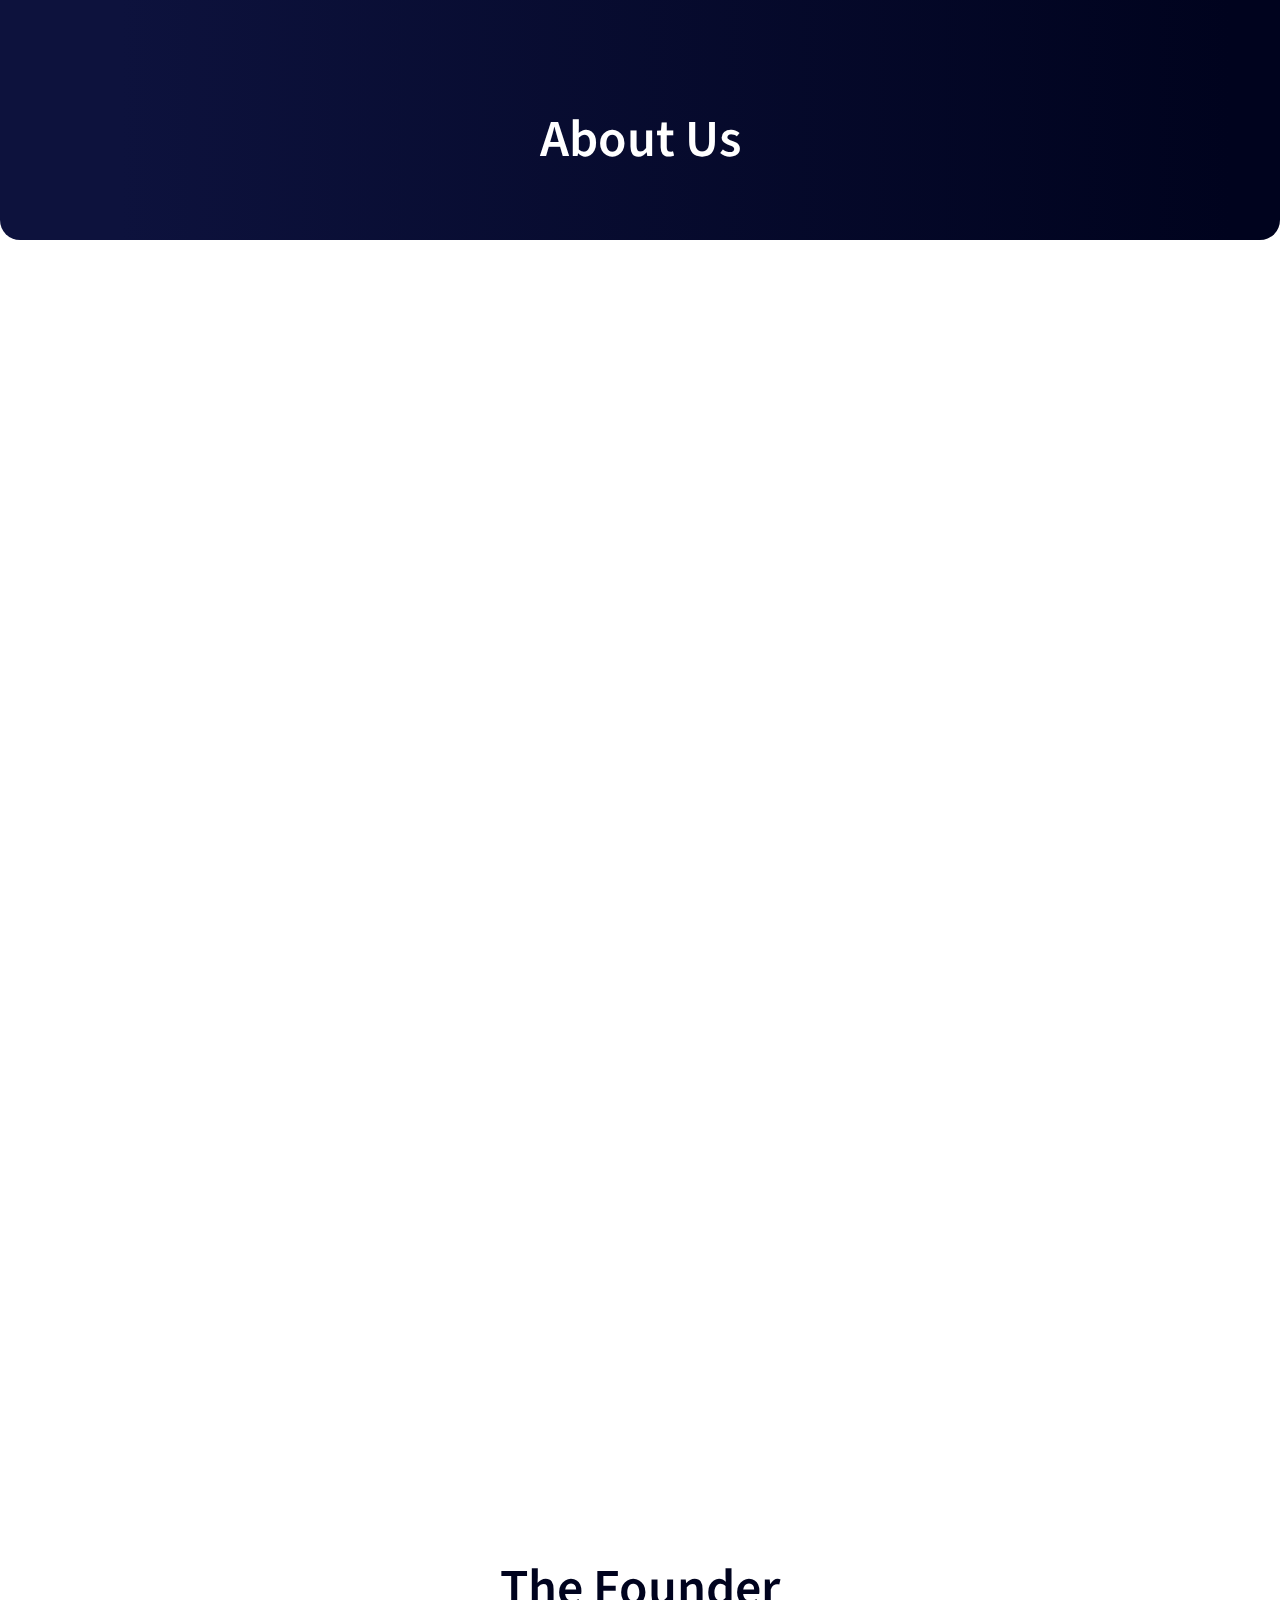
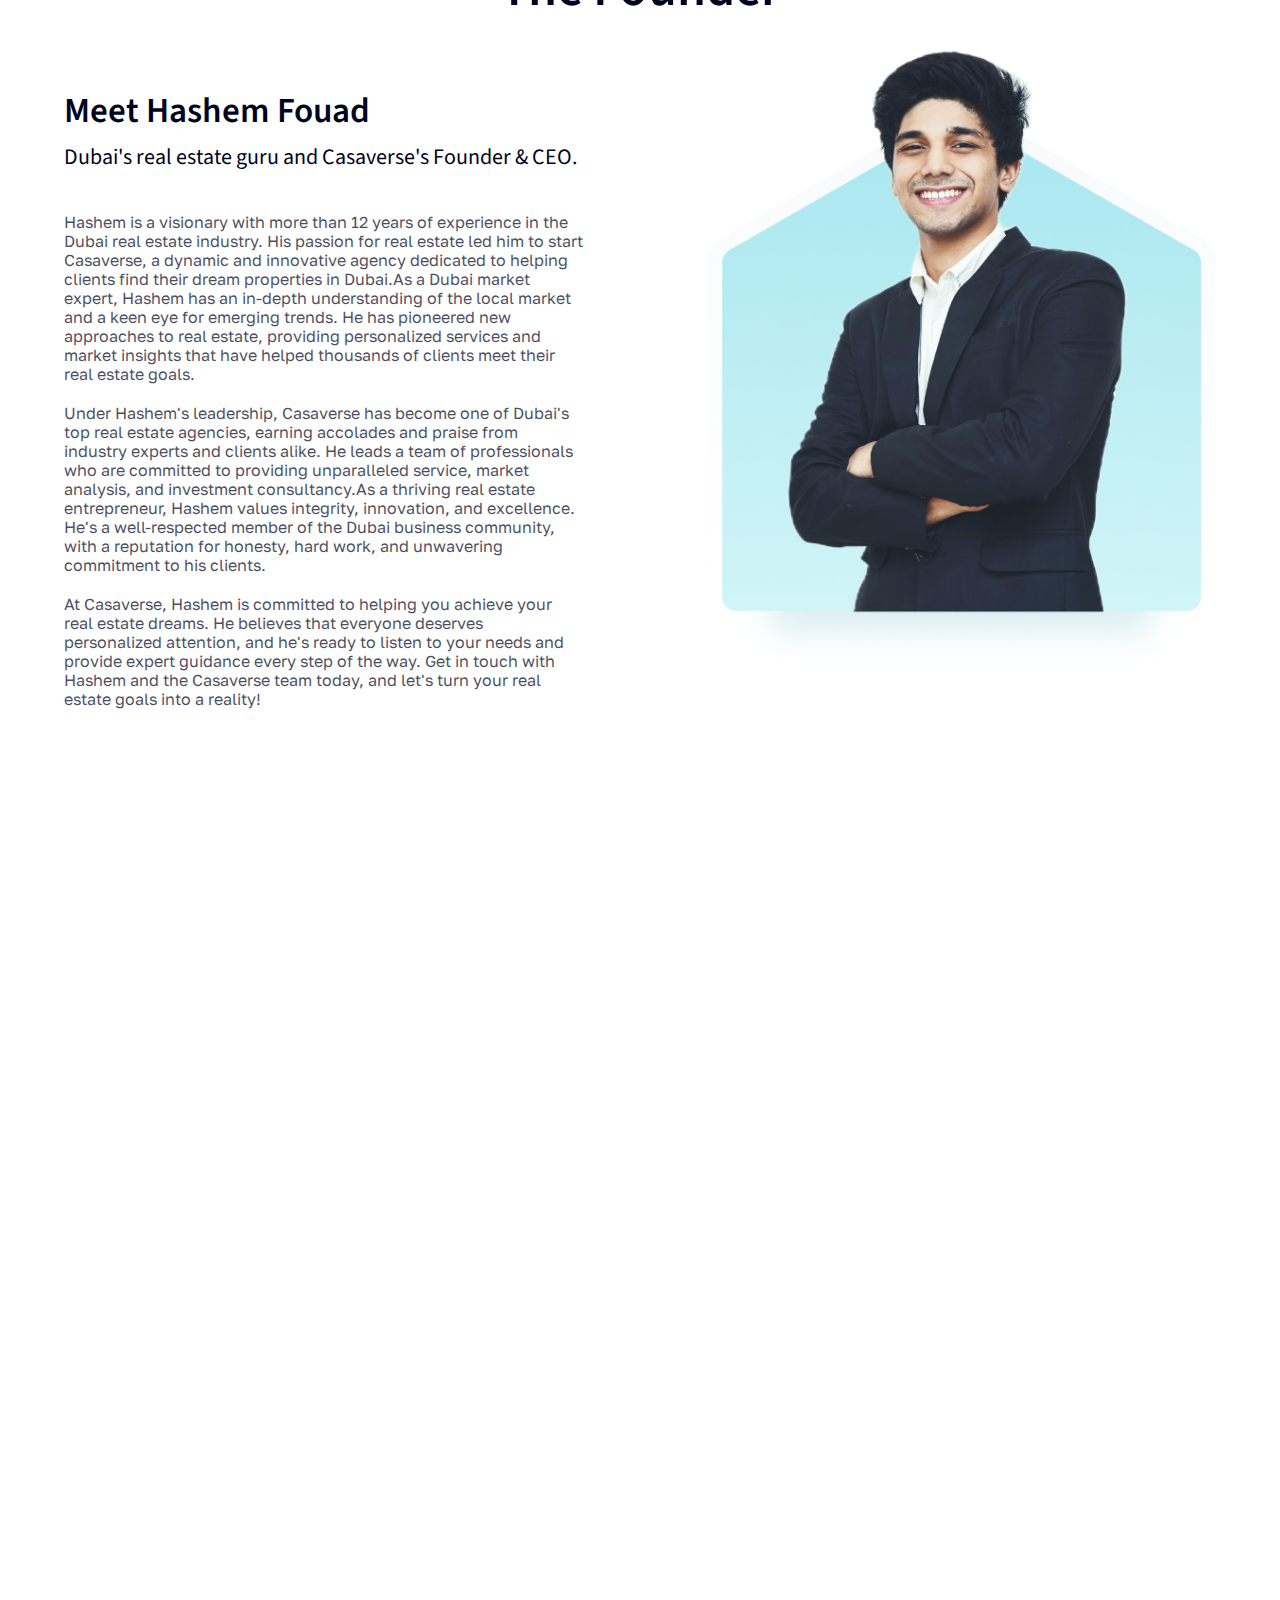
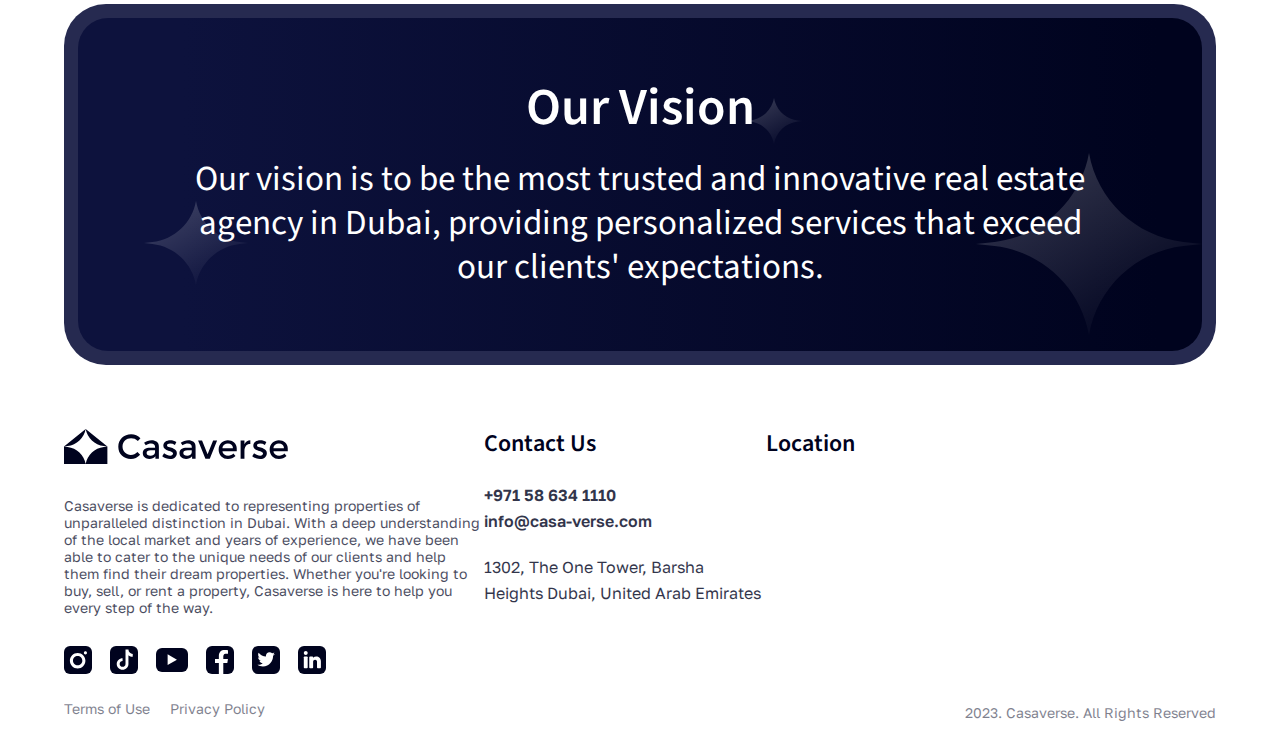
<file: about.html>
<!DOCTYPE html>
<html lang="en">
  <head>
    <meta charset="UTF-8" />
    <meta name="viewport" content="width=device-width, initial-scale=1.0" />
    <meta http-equiv="X-UA-Compatible" content="ie=edge" />
    <title>Document</title>
    <meta name="author" content="Yuriy zudikhin" />
    <link rel="stylesheet" href="css/slick.css" />
    <link rel="stylesheet" href="css/style.css" />
  </head>

  <body>

    <header class="header">
      <div class="container">
        <div class="header_block">
          <a class="header_block_logo" href="https://zudikhin.github.io/casaverse/">
            <img src="img/header/logo.svg" alt="">
          </a>
          <ul>
            <li class="current-menu-item">
              <a href="https://zudikhin.github.io/casaverse/">Home</a>
            </li>
            <li>
              <a href="https://zudikhin.github.io/casaverse/about.html">About Us</a>
            </li>
            <li>
              <a href="https://zudikhin.github.io/casaverse/properties.html">Properties</a>
            </li>
            <li>
              <a href="https://zudikhin.github.io/casaverse/neighborhoods.html">Neighborhoods</a>
            </li>
            <li>
              <a href="https://zudikhin.github.io/casaverse/blog.html">Blog</a>
            </li>
          </ul>
          <div class="header_block_btn">
            <span></span>
            <span></span>
            <span></span>
          </div>
          <div class="header_block_right">
            <a href="https://zudikhin.github.io/casaverse/contacts.html">
              <span>Contact Us</span>
            </a>
          </div>
        </div>
        <div class="header_drop">
          <div class="header_drop_left">
            <ul>
              <li class="current-menu-item">
                <a href="https://zudikhin.github.io/casaverse/">Home</a>
              </li>
              <li>
                <a href="https://zudikhin.github.io/casaverse/about.html">About Us</a>
              </li>
              <li>
                <a href="https://zudikhin.github.io/casaverse/properties.html">Properties</a>
              </li>
              <li>
                <a href="https://zudikhin.github.io/casaverse/neighborhoods.html">Neighborhoods</a>
              </li>
              <li>
                <a href="https://zudikhin.github.io/casaverse/blog.html">Blog</a>
              </li>
            </ul>
          </div>
        </div>
      </div>
    </header>

    <section class="about_main about_main_us anime">
      <div class="about_main_block">
        <h2>About Us</h2>
        <svg class="about_anime_desk" width="250" height="15" viewBox="0 0 250 15" fill="none" xmlns="http://www.w3.org/2000/svg">
          <path d="M249 9.87834C162.359 10.3936 -8.45738 9.98142 1.40969 4.21041C13.7435 -3.00335 275.038 2.66435 229.814 14" stroke="#A5FECB" stroke-width="2" stroke-linecap="round"/>
        </svg>
        <svg class="about_anime_mob" width="116" height="10" viewBox="0 0 116 10" fill="none" xmlns="http://www.w3.org/2000/svg">
          <path d="M115 6.46359C75.1729 6.78068 -3.34735 6.52703 1.18833 2.97564C6.85791 -1.4636 126.969 2.02422 106.181 8.99998" stroke="#A5FECB" stroke-width="2" stroke-linecap="round"/>
        </svg>
      </div>
    </section>

    <section class="welcome anime">
      <div class="container">
        <div class="welcome_block">
          <div class="welcome_block_top">
            <h2>Welcome to Casaverse, <br>
              Dubai's real estate unicorns!</h2>
            <p>We're a dynamic and innovative bunch of real estate enthusiasts who know how to make your real estate dreams come true. Whether you're looking to sell, buy or rent your property, we'll make it happen. Our genius comes from more than 12 years of experience and a deep understanding of Dubai's ever-changing real estate landscape. Plus, we've got some hot market tips that you won't find anywhere else.</p>
          </div>
          <div class="welcome_block_img">
            <img src="img/welcome/1.jpg" alt="">
          </div>
          <div class="welcome_block_bot">
            <img class="welcome_block_bot_main" src="img/welcome/2.png" alt="">
            <div id="featWelcome" class="welcome_block_bot_desk">
              <img class="welcome_one parallaxed" src="img/welcome/welcome_desk_one.svg" alt="">
              <img class="welcome_two parallaxed" src="img/welcome/welcome_desk_two.svg" alt="">
              <img class="welcome_three parallaxed" src="img/welcome/welcome_desk_three.svg" alt="">
              <img class="welcome_four parallaxed" src="img/welcome/welcome_four_desk.svg" alt="">
            </div>
            <div class="welcome_block_bot_text">
              <p>We believe every property is unique, and that's why we provide personalized services to perfectly match your needs. Whether you’re a serious investor or a first-time home buyer, we’ve got you covered with our wide range of services, including property management, sales, leasing, investment consultancy, and market analysis.</p>
              <p>We're committed to being your go-to experts for all things real estate, from tips on Dubai's best neighbourhoods to expert advice. So why wait? Let's find your dream property together!  Reach out to us today to get started.</p>
              <svg class="desk" width="642" height="33" viewBox="0 0 642 33" fill="none" xmlns="http://www.w3.org/2000/svg">
                <path d="M347 22.7526L345.688 23.1337C323.745 29.5046 300.255 27.8976 279.384 18.598L271.071 14.894C249.91 5.46477 225.638 6.00752 204.919 16.3733V16.3733C183.911 26.8838 159.267 27.2878 137.925 17.4716L135.813 16.5C113.136 6.06961 86.6439 6.65199 64.3212 17.8202V17.8202C45.0195 27.4769 22.4701 29.4237 1.85949 23.0197L1 22.7526" stroke="#20BDFF" stroke-width="2" stroke-linecap="round" stroke-linejoin="round"/>
                <path d="M641 22.7526L639.692 23.1327C617.775 29.5038 594.308 27.897 573.464 18.598L565.162 14.8946C544.027 5.46605 519.778 6.00869 499.086 16.3733V16.3733C478.105 26.8825 453.484 27.2865 432.17 17.4712L430.061 16.5C407.413 6.07081 381.253 6.50004 358.96 17.6666L357.456 18.4201C338.706 27.8118 317.16 29.9933 296.908 24.5504L293 23.5" stroke="#20BDFF" stroke-width="2" stroke-linecap="round" stroke-linejoin="round"/>
              </svg>
              <svg class="mob" width="314" height="13" viewBox="0 0 314 13" fill="none" xmlns="http://www.w3.org/2000/svg">
                <path d="M313 9.03158L310.839 9.36888C291.252 12.4268 271.255 11.6236 251.976 7.00455L244.113 5.1208C224.609 0.447934 204.245 0.729307 184.878 5.9393V5.9393C165.223 11.2264 144.548 11.4367 124.791 6.55035L122.565 6C101.348 0.752666 79.0904 0.993224 57.984 6.67096V6.67096C40.0612 11.4923 21.265 12.4172 2.95877 9.35882L1.00001 9.03158" stroke="#20BDFF" stroke-width="2" stroke-linecap="round" stroke-linejoin="round"/>
              </svg>
            </div>
          </div>
          <img class="star_big" src="img/welcome/star_big.svg" alt="">
          <img class="star_mob" src="img/welcome/star_mob.svg" alt="">
        </div>
      </div>
    </section>

    <section class="founder">
      <div class="container">
        <div class="founder_block">
          <h2>The Founder</h2>
          <div class="founder_block_wrap">
            <div class="founder_block_wrap_left">
              <h3>Meet Hashem Fouad</h3>
              <p class="founder_block_wrap_left_bold">Dubai's real estate guru and Casaverse's Founder & CEO. </p>
              <p class="founder_block_wrap_left_thin">Hashem is a visionary with more than 12 years of experience in the Dubai real estate industry. His passion for real estate led him to start Casaverse, a dynamic and innovative agency dedicated to helping clients find their dream properties in Dubai.As a Dubai market expert, Hashem has an in-depth understanding of the local market and a keen eye for emerging trends. He has pioneered new approaches to real estate, providing personalized services and market insights that have helped thousands of clients meet their real estate goals.</p>
              <p class="founder_block_wrap_left_thin">Under Hashem's leadership, Casaverse has become one of Dubai's top real estate agencies, earning accolades and praise from industry experts and clients alike. He leads a team of professionals who are committed to providing unparalleled service, market analysis, and investment consultancy.As a thriving real estate entrepreneur, Hashem values integrity, innovation, and excellence. He's a well-respected member of the Dubai business community, with a reputation for honesty, hard work, and unwavering commitment to his clients.</p>
              <p class="founder_block_wrap_left_thin">At Casaverse, Hashem is committed to helping you achieve your real estate dreams. He believes that everyone deserves personalized attention, and he's ready to listen to your needs and provide expert guidance every step of the way. Get in touch with Hashem and the Casaverse team today, and let's turn your real estate goals into a reality!</p>
            </div>
            <div class="founder_block_wrap_right anime">

              <svg class="founder_block_wrap_right_mob" width="114" height="121" viewBox="0 0 114 121" fill="none" xmlns="http://www.w3.org/2000/svg">
                <path class="mob_line" d="M80.2924 7.87362C29.5768 5.94782 69.0509 69.8659 78.6929 54.2626C83.7612 46.0608 47.3361 31.7929 32.4697 58.3973C23.9759 73.5977 27.4197 99.6022 47.1017 114.337" stroke="#5433FF" stroke-width="2" stroke-linecap="round"/>
                <path class="mob_arrow" d="M47.0332 103.688L47.5693 114.694L36.7384 115.221" stroke="#5433FF" stroke-width="2" stroke-linecap="round"/>
              </svg>

              <svg class="founder_block_wrap_right_feature" width="217" height="200" viewBox="0 0 217 200" fill="none" xmlns="http://www.w3.org/2000/svg">
                <path class="desk_line" d="M13.4369 138.304C13.4138 47.5624 124.954 122.397 96.4264 138.573C81.431 147.075 58.3936 81.034 106.929 56.2656C134.659 42.1142 180.888 50.0195 205.888 86.1777" stroke="#5433FF" stroke-width="2" stroke-linecap="round"/>
                <path class="desk_arrow" d="M186.867 85.3383L206.494 87.0377L208.167 67.722" stroke="#5433FF" stroke-width="2" stroke-linecap="round"/>
              </svg>
              
              <img class="founder_block_wrap_right_main" src="img/founder/1.png" alt="">
            </div>
          </div>
        </div>
      </div>
    </section>

    <section class="mission anime">
      <div class="container">
        <div class="mission_block">
          <div class="mission_block_wrap">
            <img src="img/mission/1.jpg" alt="">
          </div>
          <div class="mission_block_text">
            <h2>Our Mission</h2>
            <p>At Casaverse, we're committed to helping our clients make informed real estate decisions and achieve their goals. We're dedicated to providing unparalleled service, market insights, and investment consultancy to help our clients buy, sell, and rent their properties in a seamless and efficient manner. </p>
            <p>Our mission is to build long-lasting relationships with our clients and to be a trusted partner for all their real estate needs. </p>
          </div>
        </div>
      </div>
    </section>

    <section class="vision anime">
      <div class="container">
        <div class="vision_block">
          <div class="vision_block_wrap">
            <h2>
              Our Vision
              <svg class="vision_block_wrap_mob" width="157" height="50" viewBox="0 0 157 50" fill="none" xmlns="http://www.w3.org/2000/svg">
                <path d="M143.572 12.0724C131.316 7.03055 118.099 4.61646 104.983 2.83767C78.8345 -0.702605 50.5796 0.515987 25.6527 9.63522C20.2129 11.6219 14.9748 14.1573 10.2172 17.4203C5.18079 20.8682 -2.06238 28.2895 2.38674 34.6828C3.56131 36.3692 5.30536 37.5935 7.10281 38.6215C18.0536 44.882 31.2764 46.4413 43.6924 47.5155C71.8345 49.9585 100.487 49.5311 128.415 45.1477C135.665 44.0099 143.252 42.8318 149.765 39.355C151.664 38.3386 153.538 37.0276 154.41 35.1044C157.044 29.3002 150.258 23.7674 145.868 21.105C133.399 13.5278 118.616 11.5122 104.272 10.0741" stroke="#A5FECB" stroke-width="2" stroke-miterlimit="10" stroke-linecap="round"/>
              </svg>
              <svg class="vision_block_wrap_desk" width="263" height="76" viewBox="0 0 263 76" fill="none" xmlns="http://www.w3.org/2000/svg">
                <path d="M241.706 18.07C221.015 10.2971 198.7 6.57538 176.556 3.83307C132.409 -1.62485 84.7058 0.253814 42.6214 14.3126C33.4373 17.3755 24.5938 21.2842 16.5615 26.3147C8.05848 31.6302 -4.17025 43.0713 3.34125 52.9276C5.32429 55.5275 8.2688 57.415 11.3034 58.9999C29.7918 68.6514 52.1159 71.0554 73.078 72.7114C120.591 76.4777 168.965 75.8188 216.117 69.061C228.356 67.3069 241.165 65.4906 252.162 60.1306C255.367 58.5636 258.532 56.5425 260.004 53.5776C264.451 44.6294 252.994 36.0998 245.582 31.9952C224.53 20.3137 199.572 17.2063 175.355 14.9893" stroke="#A5FECB" stroke-width="2" stroke-miterlimit="10" stroke-linecap="round"/>
              </svg>
            </h2>
            <p>Our vision is to be the most trusted and innovative real estate agency in Dubai, providing personalized services that exceed our clients' expectations.</p>
            <img class="star_one" src="img/vision/star_1.svg" alt="">
            <img class="star_two" src="img/vision/star_2.svg" alt="">
            <img class="star_three" src="img/vision/star_3.svg" alt="">
          </div>
        </div>
      </div>
    </section>

    <footer class="footer">
      <div class="container">
        <div class="footer_block">
          <div class="footer_block_left">
            <a href="https://zudikhin.github.io/casaverse/">
              <img src="img/footer/logo.svg" alt="">
            </a>
            <p>Casaverse is dedicated to representing properties of unparalleled distinction in Dubai. With a deep understanding of the local market and years of experience, we have been able to cater to the unique needs of our clients and help them find their dream properties. Whether you're looking to buy, sell, or rent a property, Casaverse is here to help you every step of the way.</p>
            <div class="footer_block_left_social">
              <a href="#">
                <img src="img/footer/instagram.svg" alt="">
              </a>
              <a href="#">
                <img src="img/footer/tiktok.svg" alt="">
              </a>
              <a href="#">
                <img src="img/footer/youtube.svg" alt="">
              </a>
              <a href="#">
                <img src="img/footer/facebook.svg" alt="">
              </a>
              <a href="#">
                <img src="img/footer/twitter.svg" alt="">
              </a>
              <a href="#">
                <img src="img/footer/linked.svg" alt="">
              </a>
            </div>
          </div>
          <div class="footer_block_mid">
            <h3>Contact Us</h3>
            <div class="footer_block_mid_link">
              <a href="tel:+971586341110">+971 58 634 1110</a>
              <a href="mailto:info@casa-verse.com">info@casa-verse.com</a>
            </div>
            <p>1302, The One Tower, Barsha Heights Dubai, United Arab Emirates</p>
          </div>
          <div class="footer_block_right">
            <h3>Location</h3>
            <iframe width="100%" height="180" id="gmap_canvas" src="https://maps.google.com/maps?q=2880%20Broadway,%20New%20York&t=&z=13&ie=UTF8&iwloc=&output=embed" frameborder="0" scrolling="no" marginheight="0" marginwidth="0"></iframe>
          </div>
        </div>
      </div>
    </footer>

    <div class="footer_under">
      <div class="container">
        <div class="footer_under_block">
          <div class="footer_under_block_left">
            <a href="#">Terms of Use</a>
            <a href="#">Privacy Policy</a>
          </div>
          <div class="footer_under_block_right">
            <p>2023. Casaverse. All Rights Reserved</p>
          </div>
        </div>
      </div>
    </div>
    
    <script src="js/jquery-3.6.0.min.js"></script>
    <script src="js/slick.js"></script>
    <script src="js/main.js"></script>
    
  </body>
</html>

<script>
  var b = document.getElementById("featWelcome"); 

  b.addEventListener("mousemove", function(event) {
    parallaxed(event);
  });

  function parallaxed(e) {
    var amountMovedX = (e.clientX * -0.3 / 8);
    var amountMovedY = (e.clientY * -0.3 / 8);
    var x = document.getElementsByClassName("parallaxed");
    var i;
    for (i = 0; i < x.length; i++) {
      x[i].style.transform='translate(' + amountMovedX + 'px,' + amountMovedY + 'px)'
    }
  }
</script>
</file>
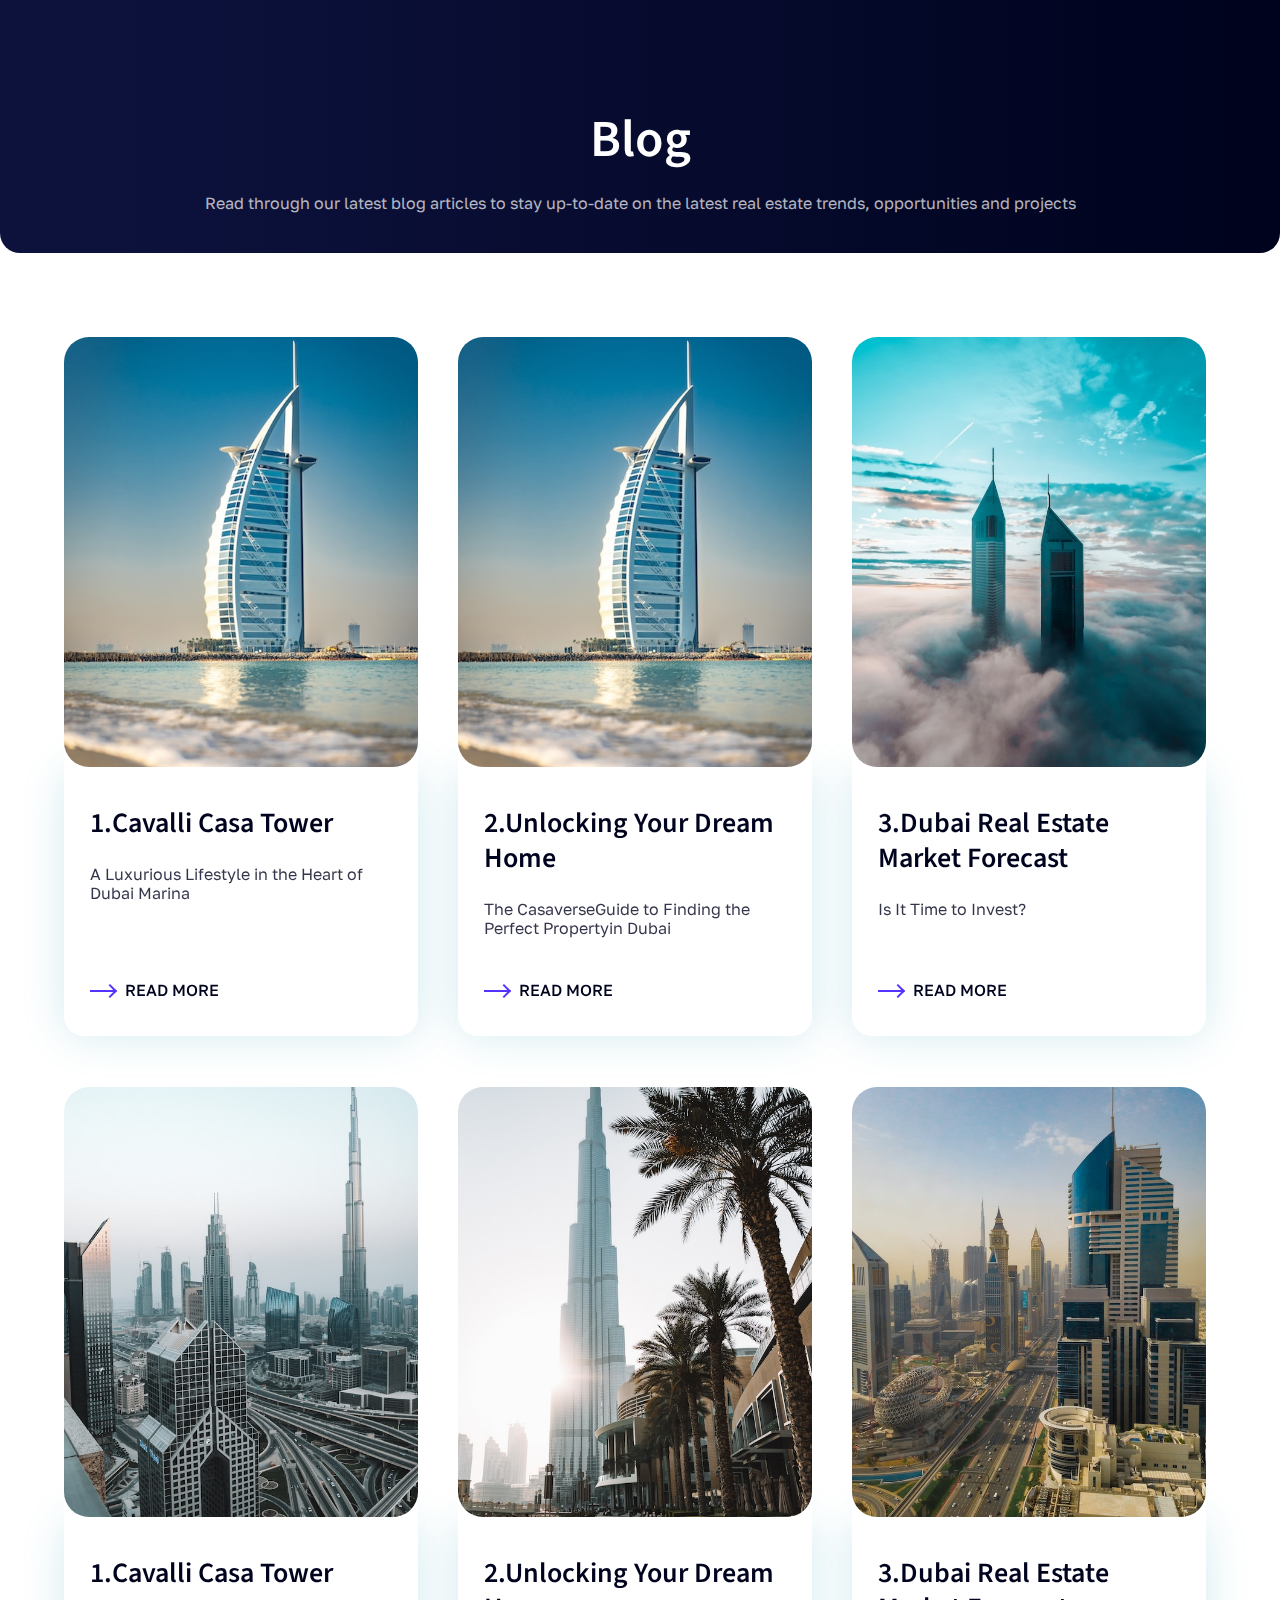
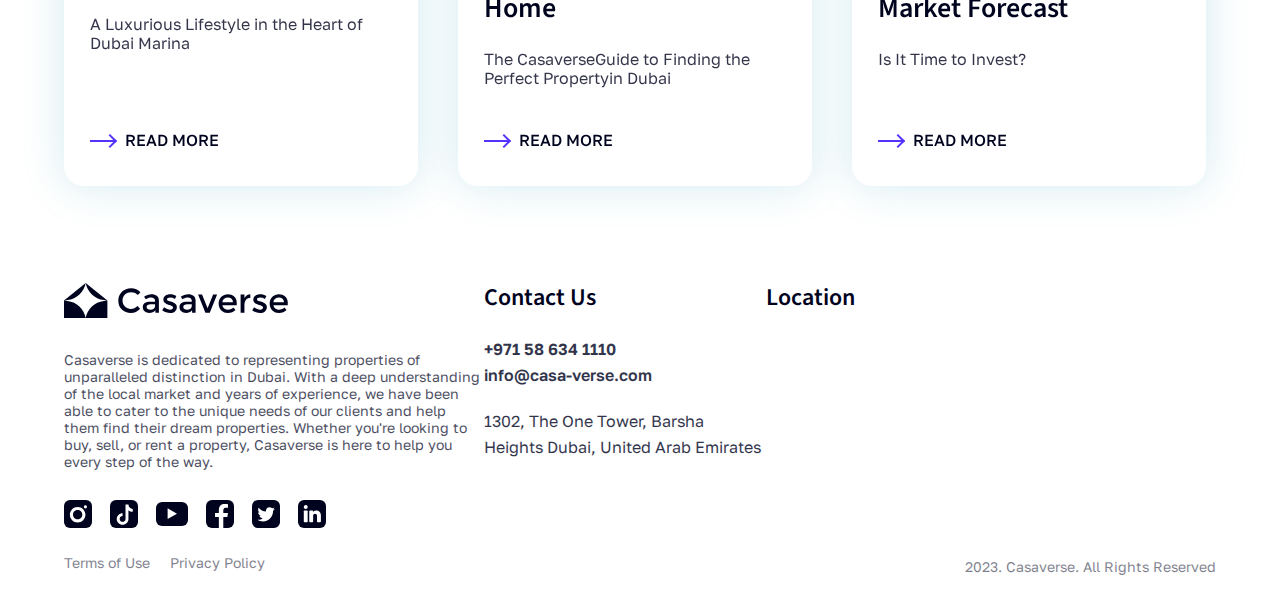
<file: blog.html>
<!DOCTYPE html>
<html lang="en">
  <head>
    <meta charset="UTF-8" />
    <meta name="viewport" content="width=device-width, initial-scale=1.0" />
    <meta http-equiv="X-UA-Compatible" content="ie=edge" />
    <title>Document</title>
    <meta name="author" content="Yuriy zudikhin" />
    <link rel="stylesheet" href="css/slick.css" />
    <link rel="stylesheet" href="css/style.css" />
  </head>

  <body>

    <header class="header">
      <div class="container">
        <div class="header_block">
          <a class="header_block_logo" href="https://zudikhin.github.io/casaverse/">
            <img src="img/header/logo.svg" alt="">
          </a>
          <ul>
            <li class="current-menu-item">
              <a href="https://zudikhin.github.io/casaverse/">Home</a>
            </li>
            <li>
              <a href="https://zudikhin.github.io/casaverse/about.html">About Us</a>
            </li>
            <li>
              <a href="https://zudikhin.github.io/casaverse/properties.html">Properties</a>
            </li>
            <li>
              <a href="https://zudikhin.github.io/casaverse/neighborhoods.html">Neighborhoods</a>
            </li>
            <li>
              <a href="https://zudikhin.github.io/casaverse/blog.html">Blog</a>
            </li>
          </ul>
          <div class="header_block_btn">
            <span></span>
            <span></span>
            <span></span>
          </div>
          <div class="header_block_right">
            <a href="https://zudikhin.github.io/casaverse/contacts.html">
              <span>Contact Us</span>
            </a>
          </div>
        </div>
        <div class="header_drop">
          <div class="header_drop_left">
            <ul>
              <li class="current-menu-item">
                <a href="https://zudikhin.github.io/casaverse/">Home</a>
              </li>
              <li>
                <a href="https://zudikhin.github.io/casaverse/about.html">About Us</a>
              </li>
              <li>
                <a href="https://zudikhin.github.io/casaverse/properties.html">Properties</a>
              </li>
              <li>
                <a href="https://zudikhin.github.io/casaverse/neighborhoods.html">Neighborhoods</a>
              </li>
              <li>
                <a href="https://zudikhin.github.io/casaverse/blog.html">Blog</a>
              </li>
            </ul>
          </div>
        </div>
      </div>
    </header>

    <section class="about_main about_main_blog anime">
      <div class="container">
        <div class="about_main_block">
          <h2>Blog</h2>
          <svg class="about_anime_mob" width="82" height="10" viewBox="0 0 82 10" fill="none" xmlns="http://www.w3.org/2000/svg">
            <path d="M81 6.46361C53.0512 6.7807 -2.05076 6.52704 1.13216 2.97564C5.11082 -1.4636 89.3994 2.02422 74.811 9" stroke="#A5FECB" stroke-width="2" stroke-linecap="round"/>
          </svg>
          <svg class="about_anime_desk" width="174" height="15" viewBox="0 0 174 15" fill="none" xmlns="http://www.w3.org/2000/svg">
            <path d="M1 9.87834C61.09 10.3936 179.559 9.98142 172.716 4.21041C164.162 -3.00335 -17.0587 2.66435 14.3064 14" stroke="#A5FECB" stroke-width="2" stroke-linecap="round"/>
          </svg>
          <p>Read through our latest blog articles to stay up-to-date on the latest real estate trends, opportunities and projects</p>
        </div>
      </div>
    </section>

    <section class="blog_page">
      <div class="container">
        <div class="blog_page_list">
          <a class="blog_page_list_item" href="#">
            <img class="blog_page_list_item_main" src="img/blog_page/1.jpg" alt="">
            <div class="blog_page_list_item_text">
              <div class="blog_page_list_item_text_top">
                <h3>1.Cavalli Casa Tower</h3>
                <p>A Luxurious Lifestyle in the Heart of Dubai Marina</p>
              </div>
              <div class="blog_page_list_item_text_btn">
                <div class="blog_page_list_item_text_btn_line"></div>
                <span>Read More</span>
              </div>
            </div>
          </a>
          <a class="blog_page_list_item" href="#">
            <img class="blog_page_list_item_main" src="img/blog_page/1.jpg" alt="">
            <div class="blog_page_list_item_text">
              <div class="blog_page_list_item_text_top">
                <h3>2.Unlocking Your Dream Home</h3>
                <p>The CasaverseGuide to Finding the Perfect Propertyin Dubai</p>
              </div>
              <div class="blog_page_list_item_text_btn">
                <div class="blog_page_list_item_text_btn_line"></div>
                <span>Read More</span>
              </div>
            </div>
          </a>
          <a class="blog_page_list_item" href="#">
            <img class="blog_page_list_item_main" src="img/blog_page/3.jpg" alt="">
            <div class="blog_page_list_item_text">
              <div class="blog_page_list_item_text_top">
                <h3>3.Dubai Real Estate Market Forecast</h3>
                <p>Is It Time to Invest?</p>
              </div>
              <div class="blog_page_list_item_text_btn">
                <div class="blog_page_list_item_text_btn_line"></div>
                <span>Read More</span>
              </div>
            </div>
          </a>
          <a class="blog_page_list_item" href="#">
            <img class="blog_page_list_item_main" src="img/blog_page/4.jpg" alt="">
            <div class="blog_page_list_item_text">
              <div class="blog_page_list_item_text_top">
                <h3>1.Cavalli Casa Tower</h3>
                <p>A Luxurious Lifestyle in the Heart of Dubai Marina</p>
              </div>
              <div class="blog_page_list_item_text_btn">
                <div class="blog_page_list_item_text_btn_line"></div>
                <span>Read More</span>
              </div>
            </div>
          </a>
          <a class="blog_page_list_item" href="#">
            <img class="blog_page_list_item_main" src="img/blog_page/5.jpg" alt="">
            <div class="blog_page_list_item_text">
              <div class="blog_page_list_item_text_top">
                <h3>2.Unlocking Your Dream Home</h3>
                <p>The CasaverseGuide to Finding the Perfect Propertyin Dubai</p>
              </div>
              <div class="blog_page_list_item_text_btn">
                <div class="blog_page_list_item_text_btn_line"></div>
                <span>Read More</span>
              </div>
            </div>
          </a>
          <a class="blog_page_list_item" href="#">
            <img class="blog_page_list_item_main" src="img/blog_page/6.jpg" alt="">
            <div class="blog_page_list_item_text">
              <div class="blog_page_list_item_text_top">
                <h3>3.Dubai Real Estate Market Forecast</h3>
                <p>Is It Time to Invest?</p>
              </div>
              <div class="blog_page_list_item_text_btn">
                <div class="blog_page_list_item_text_btn_line"></div>
                <span>Read More</span>
              </div>
            </div>
          </a>
        </div>
      </div>
    </section>

    <footer class="footer">
      <div class="container">
        <div class="footer_block">
          <div class="footer_block_left">
            <a href="https://zudikhin.github.io/casaverse/">
              <img src="img/footer/logo.svg" alt="">
            </a>
            <p>Casaverse is dedicated to representing properties of unparalleled distinction in Dubai. With a deep understanding of the local market and years of experience, we have been able to cater to the unique needs of our clients and help them find their dream properties. Whether you're looking to buy, sell, or rent a property, Casaverse is here to help you every step of the way.</p>
            <div class="footer_block_left_social">
              <a href="#">
                <img src="img/footer/instagram.svg" alt="">
              </a>
              <a href="#">
                <img src="img/footer/tiktok.svg" alt="">
              </a>
              <a href="#">
                <img src="img/footer/youtube.svg" alt="">
              </a>
              <a href="#">
                <img src="img/footer/facebook.svg" alt="">
              </a>
              <a href="#">
                <img src="img/footer/twitter.svg" alt="">
              </a>
              <a href="#">
                <img src="img/footer/linked.svg" alt="">
              </a>
            </div>
          </div>
          <div class="footer_block_mid">
            <h3>Contact Us</h3>
            <div class="footer_block_mid_link">
              <a href="tel:+971586341110">+971 58 634 1110</a>
              <a href="mailto:info@casa-verse.com">info@casa-verse.com</a>
            </div>
            <p>1302, The One Tower, Barsha Heights Dubai, United Arab Emirates</p>
          </div>
          <div class="footer_block_right">
            <h3>Location</h3>
            <iframe width="100%" height="180" id="gmap_canvas" src="https://maps.google.com/maps?q=2880%20Broadway,%20New%20York&t=&z=13&ie=UTF8&iwloc=&output=embed" frameborder="0" scrolling="no" marginheight="0" marginwidth="0"></iframe>
          </div>
        </div>
      </div>
    </footer>

    <div class="footer_under">
      <div class="container">
        <div class="footer_under_block">
          <div class="footer_under_block_left">
            <a href="#">Terms of Use</a>
            <a href="#">Privacy Policy</a>
          </div>
          <div class="footer_under_block_right">
            <p>2023. Casaverse. All Rights Reserved</p>
          </div>
        </div>
      </div>
    </div>
    
    <script src="js/jquery-3.6.0.min.js"></script>
    <script src="js/slick.js"></script>
    <script src="js/main.js"></script>
    
  </body>
</html>
</file>
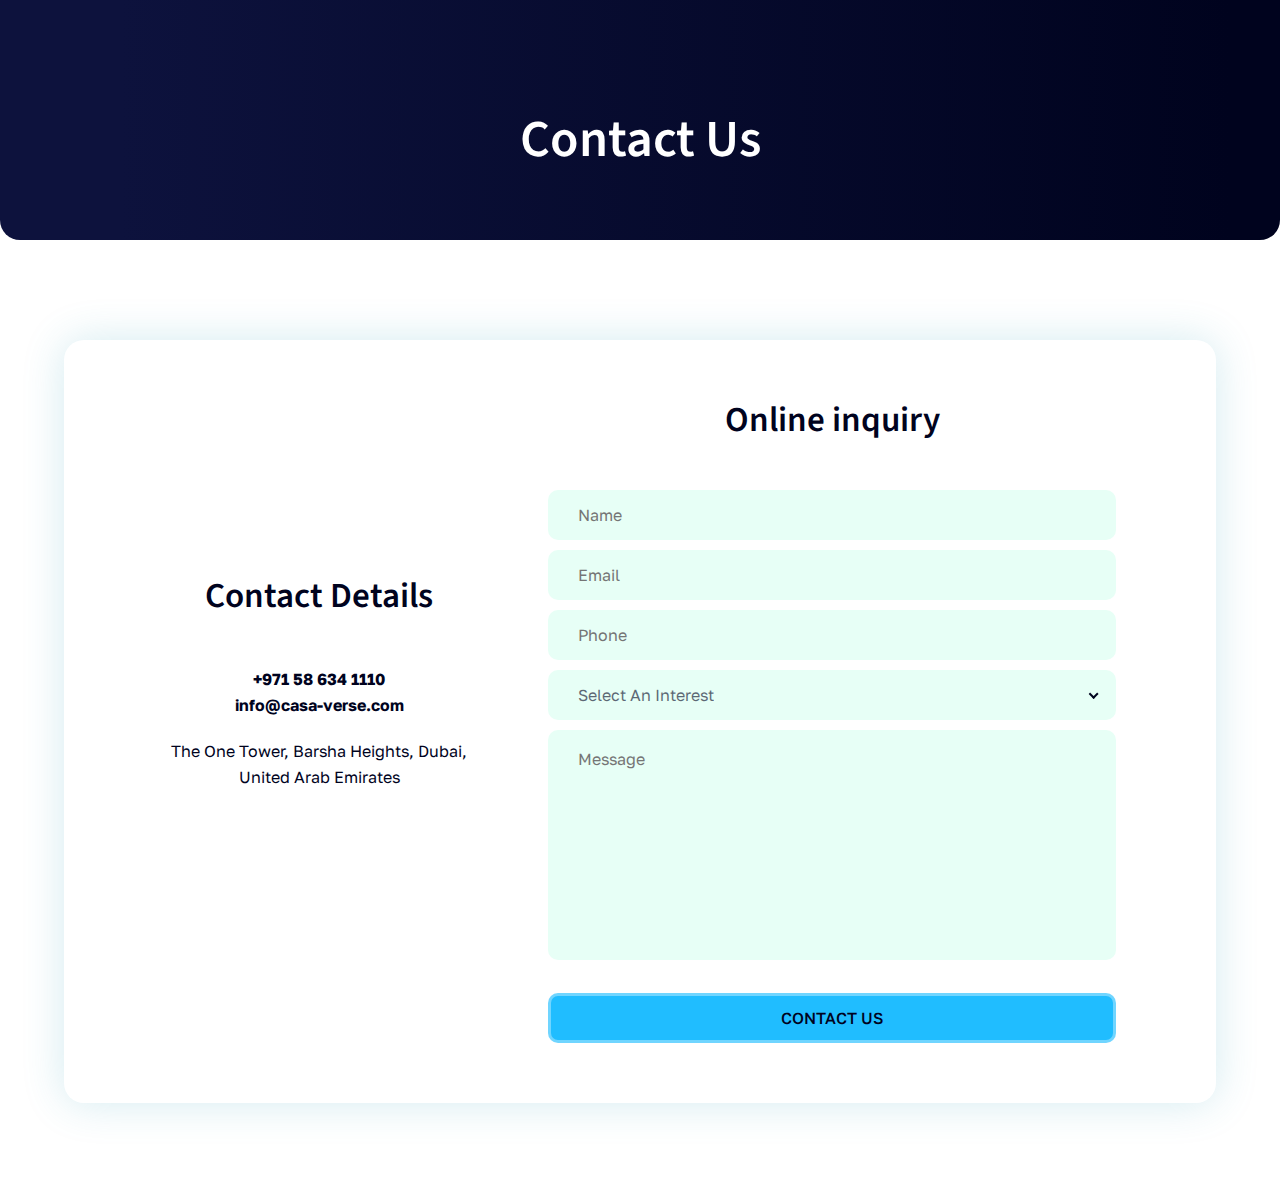
<file: contacts.html>
<!DOCTYPE html>
<html lang="en">
  <head>
    <meta charset="UTF-8" />
    <meta name="viewport" content="width=device-width, initial-scale=1.0" />
    <meta http-equiv="X-UA-Compatible" content="ie=edge" />
    <title>Document</title>
    <meta name="author" content="Yuriy zudikhin" />
    <link rel="stylesheet" href="css/slick.css" />
    <link rel="stylesheet" href="css/nice-select.css" />
    <link rel="stylesheet" href="css/style.css" />
  </head>

  <body>

    <header class="header">
      <div class="container">
        <div class="header_block">
          <a class="header_block_logo" href="#">
            <img src="img/header/logo.svg" alt="">
          </a>
          <ul>
            <li class="current-menu-item">
              <a href="https://zudikhin.github.io/casaverse/">Home</a>
            </li>
            <li>
              <a href="https://zudikhin.github.io/casaverse/about.html">About Us</a>
            </li>
            <li>
              <a href="https://zudikhin.github.io/casaverse/properties.html">Properties</a>
            </li>
            <li>
              <a href="https://zudikhin.github.io/casaverse/neighborhoods.html">Neighborhoods</a>
            </li>
            <li>
              <a href="https://zudikhin.github.io/casaverse/blog.html">Blog</a>
            </li>
          </ul>
          <div class="header_block_btn">
            <span></span>
            <span></span>
            <span></span>
          </div>
          <div class="header_block_right">
            <a href="https://zudikhin.github.io/casaverse/contacts.html">
              <span>Contact Us</span>
            </a>
          </div>
        </div>
        <div class="header_drop">
          <div class="header_drop_left">
            <ul>
              <li class="current-menu-item">
                <a href="https://zudikhin.github.io/casaverse/">Home</a>
              </li>
              <li>
                <a href="https://zudikhin.github.io/casaverse/about.html">About Us</a>
              </li>
              <li>
                <a href="https://zudikhin.github.io/casaverse/properties.html">Properties</a>
              </li>
              <li>
                <a href="https://zudikhin.github.io/casaverse/neighborhoods.html">Neighborhoods</a>
              </li>
              <li>
                <a href="https://zudikhin.github.io/casaverse/blog.html">Blog</a>
              </li>
            </ul>
          </div>
        </div>
      </div>
    </header>

    <section class="about_main about_main_contacts anime">
      <div class="about_main_block">
        <h2>Contact Us</h2>
        <svg class="about_anime_desk" width="250" height="15" viewBox="0 0 250 15" fill="none" xmlns="http://www.w3.org/2000/svg">
          <path d="M249 9.87834C162.359 10.3936 -8.45738 9.98142 1.40969 4.21041C13.7435 -3.00335 275.038 2.66435 229.814 14" stroke="#A5FECB" stroke-width="2" stroke-linecap="round"/>
        </svg>
        <svg class="about_anime_mob" width="116" height="10" viewBox="0 0 116 10" fill="none" xmlns="http://www.w3.org/2000/svg">
          <path d="M115 6.46359C75.1729 6.78068 -3.34735 6.52703 1.18833 2.97564C6.85791 -1.4636 126.969 2.02422 106.181 8.99998" stroke="#A5FECB" stroke-width="2" stroke-linecap="round"/>
        </svg>
      </div>
    </section>

    <section class="contacts">
      <div class="container">
        <div class="contacts_block">
          <div class="contacts_block_left">
            <h2>Contact Details</h2>
            <div class="contacts_block_left_info">
              <a href="tel:+971586341110">+971 58 634 1110</a>
              <a href="mailto:info@casa-verse.com">info@casa-verse.com</a>
              <p>The One Tower, Barsha Heights, Dubai, United Arab Emirates</p>
            </div>
            <div class="contacts_block_left_social">
              <a href="#">
                <img src="img/footer/instagram.svg" alt="">
              </a>
              <a href="#">
                <img src="img/footer/tiktok.svg" alt="">
              </a>
              <a href="#">
                <img src="img/footer/youtube.svg" alt="">
              </a>
              <a href="#">
                <img src="img/footer/facebook.svg" alt="">
              </a>
              <a href="#">
                <img src="img/footer/twitter.svg" alt="">
              </a>
              <a href="#">
                <img src="img/footer/linked.svg" alt="">
              </a>
            </div>
          </div>
          <div class="contacts_block_right">
            <h2>Online inquiry</h2>
            <div class="contacts_block_right_form">
              <form action="">
                <span>
                  <input type="text" placeholder="Name">
                </span>
                <span>
                  <input type="email" placeholder="Email">
                </span>
                <span>
                  <input type="tel" placeholder="Phone">
                </span>
                <span>
                  <select name="" id="">
                    <option value="">Select An Interest</option>
                    <option value="">Select An Interest 1</option>
                    <option value="">Select An Interest 2</option>
                  </select>
                </span>
                <span>
                  <textarea name="" id="" cols="30" rows="10" placeholder="Message"></textarea>
                </span>
                <input type="submit" value="Contact Us">
              </form>
            </div>
          </div>
        </div>
      </div>
    </section>
    
    <script src="js/jquery-3.6.0.min.js"></script>
    <script src="js/slick.js"></script>
    <script src="js/jquery.nice-select.js"></script>
    <script src="js/main.js"></script>

    <script>
      $("select").niceSelect();
    </script>
    
  </body>
</html>
</file>
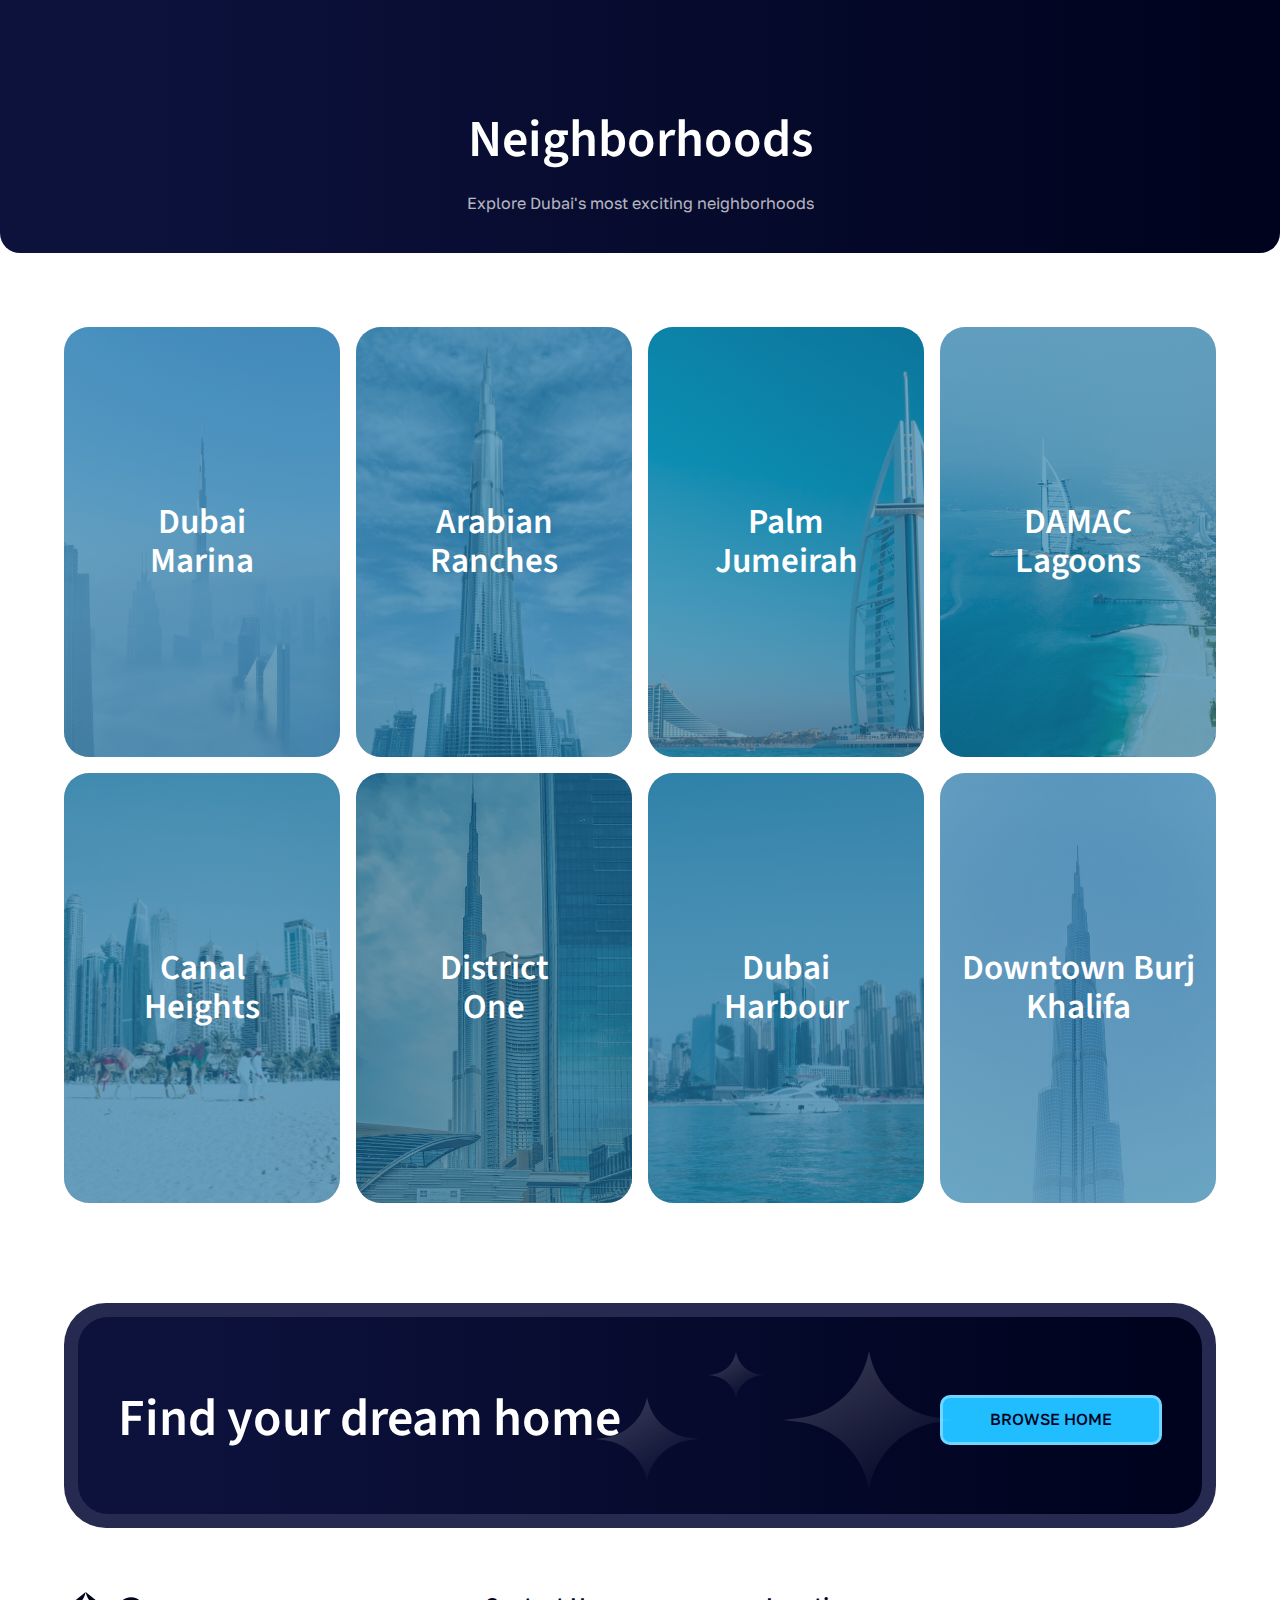
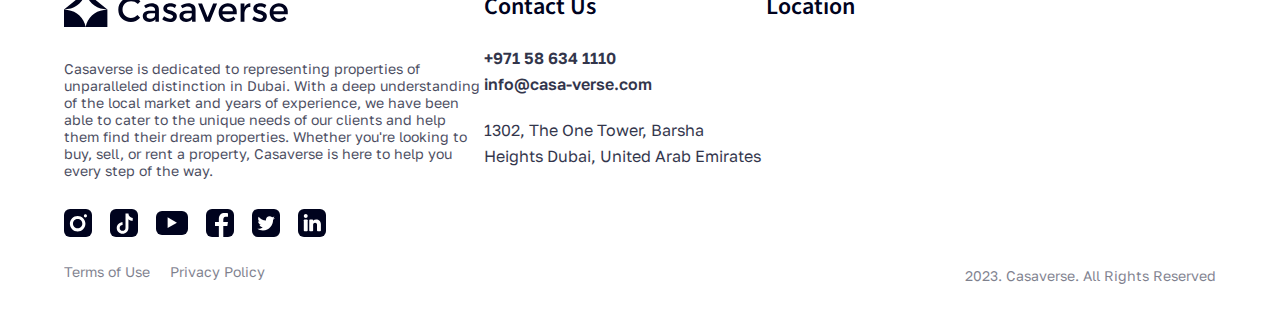
<file: neighborhoods.html>
<!DOCTYPE html>
<html lang="en">
  <head>
    <meta charset="UTF-8" />
    <meta name="viewport" content="width=device-width, initial-scale=1.0" />
    <meta http-equiv="X-UA-Compatible" content="ie=edge" />
    <title>Document</title>
    <meta name="author" content="Yuriy zudikhin" />
    <link rel="stylesheet" href="css/slick.css" />
    <link rel="stylesheet" href="css/style.css" />
  </head>

  <body>

    <header class="header">
      <div class="container">
        <div class="header_block">
          <a class="header_block_logo" href="https://zudikhin.github.io/casaverse/">
            <img src="img/header/logo.svg" alt="">
          </a>
          <ul>
            <li class="current-menu-item">
              <a href="https://zudikhin.github.io/casaverse/">Home</a>
            </li>
            <li>
              <a href="https://zudikhin.github.io/casaverse/about.html">About Us</a>
            </li>
            <li>
              <a href="https://zudikhin.github.io/casaverse/properties.html">Properties</a>
            </li>
            <li>
              <a href="https://zudikhin.github.io/casaverse/neighborhoods.html">Neighborhoods</a>
            </li>
            <li>
              <a href="https://zudikhin.github.io/casaverse/blog.html">Blog</a>
            </li>
          </ul>
          <div class="header_block_btn">
            <span></span>
            <span></span>
            <span></span>
          </div>
          <div class="header_block_right">
            <a href="https://zudikhin.github.io/casaverse/contacts.html">
              <span>Contact Us</span>
            </a>
          </div>
        </div>
        <div class="header_drop">
          <div class="header_drop_left">
            <ul>
              <li class="current-menu-item">
                <a href="https://zudikhin.github.io/casaverse/">Home</a>
              </li>
              <li>
                <a href="https://zudikhin.github.io/casaverse/about.html">About Us</a>
              </li>
              <li>
                <a href="https://zudikhin.github.io/casaverse/properties.html">Properties</a>
              </li>
              <li>
                <a href="https://zudikhin.github.io/casaverse/neighborhoods.html">Neighborhoods</a>
              </li>
              <li>
                <a href="https://zudikhin.github.io/casaverse/blog.html">Blog</a>
              </li>
            </ul>
          </div>
        </div>
      </div>
    </header>

    <section class="about_main neigh anime">
      <div class="about_main_block">
        <h2>Neighborhoods</h2>
        <svg class="about_anime_desk" width="351" height="15" viewBox="0 0 351 15" fill="none" xmlns="http://www.w3.org/2000/svg">
          <path d="M1 9.87834C122.577 10.3936 362.271 9.98142 348.425 4.21041C331.118 -3.00335 -35.5374 2.66435 27.9223 14" stroke="#A5FECB" stroke-width="2" stroke-linecap="round"/>
        </svg>
        <svg class="about_anime_mob" width="203" height="10" viewBox="0 0 203 10" fill="none" xmlns="http://www.w3.org/2000/svg">
          <path d="M202 6.46361C132.128 6.7807 -5.62691 6.52704 2.33041 2.97564C12.2771 -1.4636 222.999 2.02422 186.527 9" stroke="#A5FECB" stroke-width="2" stroke-linecap="round"/>
        </svg>
        <p>Explore Dubai's most exciting neighborhoods</p>
      </div>
    </section>

    <section class="neighborhoods_page">
      <div class="container">
        <div class="neighborhoods_page_block">

          <a style="background: linear-gradient(0deg, rgba(0, 3, 30, 0.4), rgba(0, 3, 30, 0.4)), url(img/neighborhoods_page/1.jpg), #D9D9D9; background-size: cover; background-position: 50%;" class="neighborhoods_page_block_item anime" href="https://zudikhin.github.io/casaverse/neighborhoods_single.html">
            <div class="neighborhoods_page_block_item_wrap">
              <div class="neighborhoods_page_block_item_title">
                <h3>Dubai <br> Marina</h3>
                <svg class="one_feature_animation" width="134" height="68" viewBox="0 0 134 68" fill="none" xmlns="http://www.w3.org/2000/svg">
                  <path d="M1.90363 66.2127C2.37651 35.1958 6.67586 -10.381 55.0891 24.6699C64.1898 -2.41776 113.343 -18.8503 132.448 47.7127" stroke="white" stroke-width="2" stroke-linecap="round" stroke-linejoin="round"/>
                </svg>
              </div>
              <div class="neighborhoods_page_block_item_text">
                <p>Experience an idyllic suburban lifestyle with family-friendly amenities, scenic landscape, and a welcoming community.</p>
                <div class="neighborhoods_page_block_item_text_btn">
                  <img src="img/neighborhoods_page/arrow.svg" alt="">
                  <span>Read More</span>
                </div>
              </div>
            </div>
          </a>

          <a style="background: linear-gradient(0deg, rgba(0, 3, 30, 0.4), rgba(0, 3, 30, 0.4)), url(img/neighborhoods_page/2.jpg), #D9D9D9; background-size: cover; background-position: 50%;" class="neighborhoods_page_block_item anime" href="https://zudikhin.github.io/casaverse/neighborhoods_single.html">
            <div class="neighborhoods_page_block_item_title">
              <h3>Arabian <br> Ranches</h3>
              <svg class="two_feature_animation" width="186" height="100" viewBox="0 0 186 100" fill="none" xmlns="http://www.w3.org/2000/svg">
                <path d="M185 88.5043C109.071 88.5043 2.25906 102.85 1.02143 61.9152C-1.28451 -14.3534 183.19 -19.5154 183.19 49.3203C183.19 99.1712 134.436 99 104.788 99" stroke="white" stroke-width="2" stroke-linecap="round"/>
              </svg>
            </div>
            <div class="neighborhoods_page_block_item_text">
              <p>Experience an idyllic suburban lifestyle with family-friendly amenities, scenic landscape, and a welcoming community.</p>
              <div class="neighborhoods_page_block_item_text_btn">
                <img src="img/neighborhoods_page/arrow.svg" alt="">
                <span>Read More</span>
              </div>
            </div>
          </a>

          <a style="background: linear-gradient(0deg, rgba(0, 3, 30, 0.4), rgba(0, 3, 30, 0.4)), url(img/neighborhoods_page/3.jpg), #D9D9D9; background-size: cover; background-position: 50%;" class="neighborhoods_page_block_item anime" href="https://zudikhin.github.io/casaverse/neighborhoods_single.html">
            <div class="neighborhoods_page_block_item_title">
              <h3>Palm <br>Jumeirah</h3>
              <svg class="three_feature_animation" width="144" height="9" viewBox="0 0 144 9" fill="none" xmlns="http://www.w3.org/2000/svg">
                <path d="M143 1.72174L131.219 5.61713C123.148 8.28571 114.442 8.34681 106.334 5.79177L104.769 5.29849C97.4027 2.97716 89.4814 3.11502 82.2006 5.69127V5.69127C74.814 8.30498 66.7712 8.40787 59.3201 5.98398L57.3853 5.35458C50.1433 2.99872 42.3264 3.09873 35.147 5.63907V5.63907C27.6818 8.28061 19.5361 8.2806 12.0708 5.63907L0.999998 1.72174" stroke="white" stroke-width="2" stroke-linecap="round" stroke-linejoin="round"/>
              </svg>
            </div>
            <div class="neighborhoods_page_block_item_text">
              <p>Experience an idyllic suburban lifestyle with family-friendly amenities, scenic landscape, and a welcoming community.</p>
              <div class="neighborhoods_page_block_item_text_btn">
                <img src="img/neighborhoods_page/arrow.svg" alt="">
                <span>Read More</span>
              </div>
            </div>
          </a>

          <a style="background: linear-gradient(0deg, rgba(0, 3, 30, 0.4), rgba(0, 3, 30, 0.4)), url(img/neighborhoods_page/4.jpg), #D9D9D9; background-size: cover; background-position: 50%;" class="neighborhoods_page_block_item anime" href="https://zudikhin.github.io/casaverse/neighborhoods_single.html">
            <div class="neighborhoods_page_block_item_title">
              <h3>DAMAC <br>Lagoons</h3>
              <svg class="four_feature_animation" width="144" height="9" viewBox="0 0 144 9" fill="none" xmlns="http://www.w3.org/2000/svg">
                <path d="M0.999999 8L12.7814 4.10461C20.8523 1.43603 29.5584 1.37493 37.6661 3.92998L39.2313 4.42326C46.5973 6.74459 54.5186 6.60673 61.7994 4.03048V4.03048C69.186 1.41677 77.2288 1.31388 84.6799 3.73778L86.6147 4.36718C93.8567 6.72304 101.674 6.62303 108.853 4.08269V4.08269C116.318 1.44116 124.464 1.44116 131.929 4.08269L143 8.00002" stroke="white" stroke-width="2" stroke-linecap="round" stroke-linejoin="round"/>
              </svg>
            </div>
            <div class="neighborhoods_page_block_item_text">
              <p>Experience an idyllic suburban lifestyle with family-friendly amenities, scenic landscape, and a welcoming community.</p>
              <div class="neighborhoods_page_block_item_text_btn">
                <img src="img/neighborhoods_page/arrow.svg" alt="">
                <span>Read More</span>
              </div>
            </div>
          </a>

          <a style="background: linear-gradient(0deg, rgba(0, 3, 30, 0.4), rgba(0, 3, 30, 0.4)), url(img/neighborhoods_page/5.jpg), #D9D9D9; background-size: cover; background-position: 50%;" class="neighborhoods_page_block_item anime" href="https://zudikhin.github.io/casaverse/neighborhoods_single.html">
            <div class="neighborhoods_page_block_item_title">
              <h3>Canal <br>Heights</h3>
              <svg class="five_feature_animation" width="129" height="90" viewBox="0 0 129 90" fill="none" xmlns="http://www.w3.org/2000/svg">
                <path d="M121.966 1.2082C130.032 31.1616 138.419 76.1658 82.2397 55.7639C80.9308 84.3095 38.1828 113.613 1.52692 54.86" stroke="white" stroke-width="2" stroke-linecap="round" stroke-linejoin="round"/>
              </svg>
            </div>
            <div class="neighborhoods_page_block_item_text">
              <p>Experience an idyllic suburban lifestyle with family-friendly amenities, scenic landscape, and a welcoming community.</p>
              <div class="neighborhoods_page_block_item_text_btn">
                <img src="img/neighborhoods_page/arrow.svg" alt="">
                <span>Read More</span>
              </div>
            </div>
          </a>

          <a style="background: linear-gradient(0deg, rgba(0, 3, 30, 0.4), rgba(0, 3, 30, 0.4)), url(img/neighborhoods_page/6.jpg), #D9D9D9; background-size: cover; background-position: 50%;" class="neighborhoods_page_block_item anime" href="https://zudikhin.github.io/casaverse/neighborhoods_single.html">
            <div class="neighborhoods_page_block_item_title">
              <h3>District <br>One</h3>
              <svg class="three_feature_animation" width="144" height="9" viewBox="0 0 144 9" fill="none" xmlns="http://www.w3.org/2000/svg">
                <path d="M143 1.72174L131.219 5.61713C123.148 8.28571 114.442 8.34681 106.334 5.79177L104.769 5.29849C97.4027 2.97716 89.4814 3.11502 82.2006 5.69127V5.69127C74.814 8.30498 66.7712 8.40787 59.3201 5.98398L57.3853 5.35458C50.1433 2.99872 42.3264 3.09873 35.147 5.63907V5.63907C27.6818 8.28061 19.5361 8.2806 12.0708 5.63907L0.999998 1.72174" stroke="white" stroke-width="2" stroke-linecap="round" stroke-linejoin="round"/>
              </svg>
            </div>
            <div class="neighborhoods_page_block_item_text">
              <p>Experience an idyllic suburban lifestyle with family-friendly amenities, scenic landscape, and a welcoming community.</p>
              <div class="neighborhoods_page_block_item_text_btn">
                <img src="img/neighborhoods_page/arrow.svg" alt="">
                <span>Read More</span>
              </div>
            </div>
          </a>

          <a style="background: linear-gradient(0deg, rgba(0, 3, 30, 0.4), rgba(0, 3, 30, 0.4)), url(img/neighborhoods_page/7.jpg), #D9D9D9; background-size: cover; background-position: 50%;" class="neighborhoods_page_block_item anime" href="https://zudikhin.github.io/casaverse/neighborhoods_single.html">
            <div class="neighborhoods_page_block_item_title">
              <h3>Dubai <br>Harbour</h3>
              <svg class="two_feature_animation" width="186" height="100" viewBox="0 0 186 100" fill="none" xmlns="http://www.w3.org/2000/svg">
                <path d="M185 88.5043C109.071 88.5043 2.25906 102.85 1.02143 61.9152C-1.28451 -14.3534 183.19 -19.5154 183.19 49.3203C183.19 99.1712 134.436 99 104.788 99" stroke="white" stroke-width="2" stroke-linecap="round"/>
              </svg>
            </div>
            <div class="neighborhoods_page_block_item_text">
              <p>Experience an idyllic suburban lifestyle with family-friendly amenities, scenic landscape, and a welcoming community.</p>
              <div class="neighborhoods_page_block_item_text_btn">
                <img src="img/neighborhoods_page/arrow.svg" alt="">
                <span>Read More</span>
              </div>
            </div>
          </a>

          <a style="background: linear-gradient(0deg, rgba(0, 3, 30, 0.4), rgba(0, 3, 30, 0.4)), url(img/neighborhoods_page/8.jpg), #D9D9D9; background-size: cover; background-position: 50%;" class="neighborhoods_page_block_item anime" href="https://zudikhin.github.io/casaverse/neighborhoods_single.html">
            <div class="neighborhoods_page_block_item_title">
              <h3>Downtown Burj <br> Khalifa</h3>
              <svg class="four_feature_animation" width="144" height="9" viewBox="0 0 144 9" fill="none" xmlns="http://www.w3.org/2000/svg">
                <path d="M0.999999 8L12.7814 4.10461C20.8523 1.43603 29.5584 1.37493 37.6661 3.92998L39.2313 4.42326C46.5973 6.74459 54.5186 6.60673 61.7994 4.03048V4.03048C69.186 1.41677 77.2288 1.31388 84.6799 3.73778L86.6147 4.36718C93.8567 6.72304 101.674 6.62303 108.853 4.08269V4.08269C116.318 1.44116 124.464 1.44116 131.929 4.08269L143 8.00002" stroke="white" stroke-width="2" stroke-linecap="round" stroke-linejoin="round"/>
              </svg>
            </div>
            <div class="neighborhoods_page_block_item_text">
              <p>Experience an idyllic suburban lifestyle with family-friendly amenities, scenic landscape, and a welcoming community.</p>
              <div class="neighborhoods_page_block_item_text_btn">
                <img src="img/neighborhoods_page/arrow.svg" alt="">
                <span>Read More</span>
              </div>
            </div>
          </a>

        </div>
      </div>
    </section>

    <section class="dream anime">
      <div class="container">
        <div class="dream_block">
          <div class="dream_block_wrap">
            <h2>
              <span>Find your <br> dream home</span>

              <svg class="dream_mob_svg" width="115" height="52" viewBox="0 0 115 52" fill="none" xmlns="http://www.w3.org/2000/svg">
                <path d="M107.093 10.6364C92.4849 3.45212 56.2643 -5.53524 25.0096 8.03521C-11.9525 24.0838 3.35111 43.0354 17.7056 47.0534C27.7091 49.8535 74.3987 58.2015 105.702 36.6485C130.744 19.4062 93.1805 10.8841 71.2684 8.77839" stroke="#5433FF" stroke-width="2" stroke-linecap="round"/>
              </svg>

              <svg class="dream_desk_svg" width="155" height="70" viewBox="0 0 155 70" fill="none" xmlns="http://www.w3.org/2000/svg">
                <path d="M144.626 14.1055C124.801 4.33488 75.6444 -7.88792 33.2274 10.5679C-16.9356 32.3939 3.83365 58.1681 23.3148 63.6326C36.891 67.4408 100.255 78.794 142.738 49.482C176.724 26.0324 125.745 14.4424 96.0071 11.5786" stroke="#5433FF" stroke-width="2" stroke-linecap="round"/>
              </svg>

              <img class="dream_img" src="img/dream/polosy.svg" alt="">
                
            </h2>
            <a href="https://zudikhin.github.io/casaverse/">
              <span>BROWSE HOME</span>
            </a>
            <img class="star_one" src="img/dream/1.svg" alt="">
            <img class="star_two" src="img/dream/2.svg" alt="">
            <img class="star_three" src="img/dream/3.svg" alt="">
          </div>
        </div>
      </div>
    </section>

    <footer class="footer">
      <div class="container">
        <div class="footer_block">
          <div class="footer_block_left">
            <a href="https://zudikhin.github.io/casaverse/">
              <img src="img/footer/logo.svg" alt="">
            </a>
            <p>Casaverse is dedicated to representing properties of unparalleled distinction in Dubai. With a deep understanding of the local market and years of experience, we have been able to cater to the unique needs of our clients and help them find their dream properties. Whether you're looking to buy, sell, or rent a property, Casaverse is here to help you every step of the way.</p>
            <div class="footer_block_left_social">
              <a href="#">
                <img src="img/footer/instagram.svg" alt="">
              </a>
              <a href="#">
                <img src="img/footer/tiktok.svg" alt="">
              </a>
              <a href="#">
                <img src="img/footer/youtube.svg" alt="">
              </a>
              <a href="#">
                <img src="img/footer/facebook.svg" alt="">
              </a>
              <a href="#">
                <img src="img/footer/twitter.svg" alt="">
              </a>
              <a href="#">
                <img src="img/footer/linked.svg" alt="">
              </a>
            </div>
          </div>
          <div class="footer_block_mid">
            <h3>Contact Us</h3>
            <div class="footer_block_mid_link">
              <a href="tel:+971586341110">+971 58 634 1110</a>
              <a href="mailto:info@casa-verse.com">info@casa-verse.com</a>
            </div>
            <p>1302, The One Tower, Barsha Heights Dubai, United Arab Emirates</p>
          </div>
          <div class="footer_block_right">
            <h3>Location</h3>
            <iframe width="100%" height="180" id="gmap_canvas" src="https://maps.google.com/maps?q=2880%20Broadway,%20New%20York&t=&z=13&ie=UTF8&iwloc=&output=embed" frameborder="0" scrolling="no" marginheight="0" marginwidth="0"></iframe>
          </div>
        </div>
      </div>
    </footer>

    <div class="footer_under">
      <div class="container">
        <div class="footer_under_block">
          <div class="footer_under_block_left">
            <a href="#">Terms of Use</a>
            <a href="#">Privacy Policy</a>
          </div>
          <div class="footer_under_block_right">
            <p>2023. Casaverse. All Rights Reserved</p>
          </div>
        </div>
      </div>
    </div>
    
    <script src="js/jquery-3.6.0.min.js"></script>
    <script src="js/slick.js"></script>
    <script src="js/tilt.jquery.js"></script>
    <script src="js/main.js"></script>
    
  </body>
</html>


<script>

  if ($(window).width() > 1199) {
    $('.neighborhoods_page_block_item').tilt({
      glare: true,
      maxTilt: 5,
      maxGlare: .2
    });
  }

  
</script>
</file>
<file: css/style.css>
@import url("https://fonts.googleapis.com/css2?family=Golos+Text:wght@400;500&family=Source+Sans+Pro:wght@600;700&display=swap");
html, body, div, span, applet, object, iframe,
h1, h2, h3, h4, h5, h6, p, blockquote, pre,
a, abbr, acronym, address, big, cite, code,
del, dfn, em, img, ins, kbd, q, s, samp,
small, strike, strong, sub, sup, tt, var,
b, u, i, center,
dl, dt, dd, ol, ul, li,
fieldset, form, label, legend,
table, caption, tbody, tfoot, thead, tr, th, td,
article, aside, canvas, details, embed,
figure, figcaption, footer, header, hgroup,
menu, nav, output, ruby, section, summary,
time, mark, audio, video {
  margin: 0;
  padding: 0;
  border: 0;
  font-size: 100%;
  font: inherit;
  vertical-align: baseline;
}

/* HTML5 display-role reset for older browsers */
article, aside, details, figcaption, figure,
footer, header, hgroup, menu, nav, section {
  display: block;
}

body {
  line-height: 1;
  overflow-x: hidden;
  position: relative;
}

body.scroll {
  overflow-y: hidden;
}

ul {
  list-style: none;
}

blockquote, q {
  quotes: none;
}

blockquote:before, blockquote:after,
q:before, q:after {
  content: "";
  content: none;
}

table {
  border-collapse: collapse;
  border-spacing: 0;
}

button {
  border: none;
  cursor: pointer;
}

input[type=number]::-webkit-inner-spin-button {
  -webkit-appearance: none;
}

input[type=number] {
  border: none;
  -moz-appearance: textfield;
}

input[type=number]:focus {
  outline: none;
}

input[type=tel] {
  border: none;
  background-image: none;
  background-color: transparent;
  -webkit-box-shadow: none;
  box-shadow: none;
}

input[type=text] {
  border: none;
  background-image: none;
  background-color: transparent;
  -webkit-box-shadow: none;
  box-shadow: none;
}

input[type=tel]:focus {
  outline: none;
}

input[type=text]:focus {
  outline: none;
}

textarea:focus {
  outline: none;
}

textarea {
  border: none;
  overflow: auto;
  outline: none;
  -webkit-box-shadow: none;
  box-shadow: none;
  resize: none;
}

select {
  outline: none;
}

button {
  background-color: transparent;
  border: none;
  outline: none;
  padding: 0px;
}

button:focus {
  border: none;
  outline: none;
}

a {
  text-decoration: none;
}

a:hover {
  text-decoration: none;
}

div {
  -webkit-tap-highlight-color: transparent;
}

input {
  border: none;
}

input:focus {
  outline: none;
}

.container {
  -webkit-box-sizing: border-box;
  box-sizing: border-box;
  padding: 0px 24px;
  width: 100%;
  margin: 0 auto;
  position: relative;
}

@media (min-width: 768px) {
  .container {
    padding: 0px 48px;
  }
}
@media (min-width: 1024px) {
  .container {
    padding: 0px 64px;
  }
}
@media (min-width: 1360px) {
  .container {
    padding: 0px;
    max-width: 1300px;
  }
}
@-webkit-keyframes fadeInDown {
  0% {
    opacity: 0;
    -webkit-transform: translateY(-20px);
    transform: translateY(-20px);
  }
  100% {
    opacity: 1;
    -webkit-transform: translateY(0);
    transform: translateY(0);
  }
}
@keyframes fadeInDown {
  0% {
    opacity: 0;
    -webkit-transform: translateY(-20px);
    transform: translateY(-20px);
  }
  100% {
    opacity: 1;
    -webkit-transform: translateY(0);
    transform: translateY(0);
  }
}
.header {
  -webkit-box-sizing: border-box;
          box-sizing: border-box;
  position: absolute;
  left: 0px;
  top: 0px;
  width: 100%;
  box-sizing: border-box;
  padding: 22px 0px;
  z-index: 2;
  opacity: 0;
  -webkit-animation-duration: 0.6s;
          animation-duration: 0.6s;
  -webkit-animation-fill-mode: both;
          animation-fill-mode: both;
  -webkit-animation-name: fadeInDown;
          animation-name: fadeInDown;
  -webkit-animation-delay: 0.3s;
          animation-delay: 0.3s;
}
.header_block {
  display: -webkit-box;
  display: -ms-flexbox;
  display: flex;
  -webkit-box-align: center;
      -ms-flex-align: center;
          align-items: center;
  -webkit-box-pack: justify;
      -ms-flex-pack: justify;
          justify-content: space-between;
  position: relative;
}
.header_block_logo img {
  width: 164px;
}
.header_block ul {
  display: none;
}
.header_block_btn {
  position: relative;
  width: 22px;
  height: 16px;
  cursor: pointer;
}
.header_block_btn span {
  position: absolute;
  left: 0px;
  background-color: #fff;
  width: 100%;
  height: 2px;
  -webkit-transition: 0.25s ease-in-out;
  transition: 0.25s ease-in-out;
}
.header_block_btn span:first-child {
  top: 0px;
}
.header_block_btn span:nth-child(2) {
  top: 7px;
}
.header_block_btn span:nth-child(3) {
  bottom: 0px;
}
.header_block_btn.active span:first-child {
  -webkit-transform: rotate(45deg);
          transform: rotate(45deg);
  top: 7px;
}
.header_block_btn.active span:nth-child(2) {
  width: 0%;
  opacity: 0;
}
.header_block_btn.active span:last-child {
  top: 7px;
  -webkit-transform: rotate(-45deg);
          transform: rotate(-45deg);
}
.header_block_right {
  display: none;
}
.header_drop {
  margin-top: 20px;
  position: relative;
  display: none;
}
.header_drop::after {
  content: "";
  position: absolute;
  left: 0px;
  bottom: -15px;
  width: 100%;
  height: 1px;
  background-color: #fff;
}
.header_drop_left ul li a {
  font-family: "Golos Text", sans-serif;
  font-weight: 400;
  font-size: 16px;
  line-height: 35px;
  text-transform: uppercase;
  color: #FFFFFF;
}
@media (min-width: 1200px) {
  .header {
    padding: 32px 0px;
  }
  .header_block ul {
    display: -webkit-box;
    display: -ms-flexbox;
    display: flex;
    -webkit-box-align: center;
        -ms-flex-align: center;
            align-items: center;
  }
  .header_block ul li {
    margin-left: 20px;
  }
  .header_block ul li:first-child {
    margin-left: 0px;
  }
  .header_block ul li a {
    font-family: "Golos Text";
    font-style: normal;
    font-weight: 400;
    font-size: 14px;
    line-height: 28px;
    text-align: center;
    text-transform: uppercase;
    color: #FFFFFF;
    position: relative;
  }
  .header_block ul li a::after {
    content: "";
    width: 0%;
    height: 1px;
    position: absolute;
    bottom: -1px;
    left: 50%;
    -webkit-transform: translateX(-50%);
    transform: translateX(-50%);
    background-color: #fff;
    -webkit-transition: all 0.2s linear;
    transition: all 0.2s linear;
  }
  .header_block ul li a:hover::after {
    width: 100%;
    -webkit-transition: all 0.2s linear;
    transition: all 0.2s linear;
  }
  .header_block_btn {
    display: none;
  }
  .header_block_right {
    display: block;
  }
  .header_block_right a {
    -webkit-box-sizing: border-box;
            box-sizing: border-box;
    width: 162px;
    height: 40px;
    display: -webkit-box;
    display: -ms-flexbox;
    display: flex;
    -webkit-box-align: center;
        -ms-flex-align: center;
            align-items: center;
    -webkit-box-pack: center;
        -ms-flex-pack: center;
            justify-content: center;
    background: #20BDFF;
    border-radius: 10px;
    -webkit-transition: all 0.3s linear;
    transition: all 0.3s linear;
    border: 3px solid rgba(255, 255, 255, 0.36);
  }
  .header_block_right a span {
    font-family: "Golos Text", sans-serif;
    font-weight: 500;
    font-size: 16px;
    line-height: 19px;
    text-transform: uppercase;
    color: #00031E;
    -webkit-transition: all 0.3s linear;
    transition: all 0.3s linear;
  }
  .header_block_right a:hover {
    background: #5433FF;
    -webkit-transition: all 0.3s linear;
    transition: all 0.3s linear;
  }
  .header_block_right a:hover span {
    color: #FFFFFF;
    -webkit-transition: all 0.3s linear;
    transition: all 0.3s linear;
  }
}

.header.other .header_block_btn span {
  background-color: #00031E;
}
.header.other ul li a {
  color: #00031E;
}
.header.other ul li a::after {
  background-color: #00031E;
}
.header.other .header_drop::after {
  content: "";
  position: absolute;
  left: 0px;
  bottom: -15px;
  width: 100%;
  height: 1px;
  background-color: #000;
}

@-webkit-keyframes mainDashLine {
  from {
    stroke-dashoffset: 1300;
  }
  to {
    stroke-dashoffset: 0;
  }
}

@keyframes mainDashLine {
  from {
    stroke-dashoffset: 1300;
  }
  to {
    stroke-dashoffset: 0;
  }
}
@-webkit-keyframes mainDashLineMob {
  from {
    stroke-dashoffset: 650;
  }
  to {
    stroke-dashoffset: 0;
  }
}
@keyframes mainDashLineMob {
  from {
    stroke-dashoffset: 650;
  }
  to {
    stroke-dashoffset: 0;
  }
}
@-webkit-keyframes opacityStar {
  0% {
    opacity: 1;
    -webkit-transform: scale(1);
            transform: scale(1);
  }
  50% {
    opacity: 0.6;
    -webkit-transform: scale(1.1);
            transform: scale(1.1);
  }
  100% {
    opacity: 1;
    -webkit-transform: scale(1);
            transform: scale(1);
  }
}
@keyframes opacityStar {
  0% {
    opacity: 1;
    -webkit-transform: scale(1);
            transform: scale(1);
  }
  50% {
    opacity: 0.6;
    -webkit-transform: scale(1.1);
            transform: scale(1.1);
  }
  100% {
    opacity: 1;
    -webkit-transform: scale(1);
            transform: scale(1);
  }
}
.main {
  background: -webkit-gradient(linear, right top, left top, color-stop(3.89%, #00031E), color-stop(90.62%, #0D123D));
  background: linear-gradient(270deg, #00031E 3.89%, #0D123D 90.62%);
  -webkit-box-sizing: border-box;
          box-sizing: border-box;
  padding-top: 85px;
  padding-bottom: 54px;
  border-bottom-left-radius: 20px;
  border-bottom-right-radius: 20px;
  -webkit-transition: all 0.3s linear;
  transition: all 0.3s linear;
}
.main_block {
  display: -webkit-box;
  display: -ms-flexbox;
  display: flex;
  -webkit-box-orient: vertical;
  -webkit-box-direction: normal;
      -ms-flex-direction: column;
          flex-direction: column;
  -webkit-box-align: center;
      -ms-flex-align: center;
          align-items: center;
}
.main_block_text {
  -webkit-box-ordinal-group: 3;
      -ms-flex-order: 2;
          order: 2;
  width: 100%;
}
.main_block_text_title {
  position: relative;
  width: 317px;
}
.main_block_text_title h2 {
  font-family: "Source Sans Pro", sans-serif;
  font-weight: 600;
  font-size: 28px;
  line-height: 31px;
  color: #FFFFFF;
  position: relative;
  z-index: 1;
}
.main_block_text_title h2 br {
  display: none;
}
.main_block_text_title svg {
  position: absolute;
  left: 0px;
  top: 50%;
  -webkit-transform: translateY(-50%);
          transform: translateY(-50%);
}
.main_block_text_title svg.main_anim_desk {
  display: none;
}
.main_block_text_title svg.main_anim_desk path {
  stroke-dasharray: 1300;
  stroke-dashoffset: 1300;
}
.main_block_text_title svg.main_anim_mob path {
  stroke-dasharray: 650;
  stroke-dashoffset: 650;
}
.main_block_text_bottom {
  margin-top: 20px;
  display: -webkit-box;
  display: -ms-flexbox;
  display: flex;
  -webkit-box-orient: vertical;
  -webkit-box-direction: normal;
      -ms-flex-direction: column;
          flex-direction: column;
}
.main_block_text_bottom a {
  -webkit-box-ordinal-group: 3;
      -ms-flex-order: 2;
          order: 2;
  width: 100%;
  -webkit-box-sizing: border-box;
          box-sizing: border-box;
  background: #20BDFF;
  border-radius: 10px;
  height: 50px;
  display: -webkit-box;
  display: -ms-flexbox;
  display: flex;
  -webkit-box-align: center;
      -ms-flex-align: center;
          align-items: center;
  -webkit-box-pack: center;
      -ms-flex-pack: center;
          justify-content: center;
  margin-top: 30px;
  -webkit-transition: all 0.3s linear;
  transition: all 0.3s linear;
  border: 3px solid rgba(255, 255, 255, 0.36);
}
.main_block_text_bottom a span {
  font-family: "Golos Text", sans-serif;
  font-weight: 500;
  font-size: 16px;
  line-height: 19px;
  text-transform: uppercase;
  color: #00031E;
  -webkit-transition: all 0.3s linear;
  transition: all 0.3s linear;
}
.main_block_text_bottom a:hover {
  background: #5433FF;
  -webkit-transition: all 0.3s linear;
  transition: all 0.3s linear;
}
.main_block_text_bottom a:hover span {
  color: #FFFFFF;
  -webkit-transition: all 0.3s linear;
  transition: all 0.3s linear;
}
.main_block_text_bottom p {
  -webkit-box-ordinal-group: 2;
      -ms-flex-order: 1;
          order: 1;
  font-family: "Golos Text", sans-serif;
  font-weight: 400;
  font-size: 14px;
  line-height: 17px;
  color: #FFFFFF;
}
.main_block_img {
  -webkit-box-ordinal-group: 2;
      -ms-flex-order: 1;
          order: 1;
  width: 248px;
  position: relative;
  opacity: 0;
}
.main_block_img_main {
  width: 100%;
}
.main_block_img_one {
  position: absolute;
  right: -66px;
  top: 0px;
  width: 90px;
  -webkit-animation-iteration-count: infinite;
          animation-iteration-count: infinite;
  -webkit-animation-duration: 3.3s;
          animation-duration: 3.3s;
  -webkit-animation-name: opacityStar;
          animation-name: opacityStar;
  -webkit-animation-delay: 1s;
          animation-delay: 1s;
}
.main_block_img_two {
  position: absolute;
  left: 0px;
  top: 0px;
  width: 43px;
  -webkit-animation-iteration-count: infinite;
          animation-iteration-count: infinite;
  -webkit-animation-duration: 3.4s;
          animation-duration: 3.4s;
  -webkit-animation-name: opacityStar;
          animation-name: opacityStar;
  -webkit-animation-delay: 2s;
          animation-delay: 2s;
}
.main_block_img_three {
  position: absolute;
  left: -120px;
  bottom: 0px;
  -webkit-animation-iteration-count: infinite;
          animation-iteration-count: infinite;
  -webkit-animation-duration: 3.5s;
          animation-duration: 3.5s;
  -webkit-animation-name: opacityStar;
          animation-name: opacityStar;
  -webkit-animation-delay: 3s;
          animation-delay: 3s;
}
.main_block_img_four {
  -webkit-animation-iteration-count: infinite;
          animation-iteration-count: infinite;
  -webkit-animation-duration: 2.3s;
          animation-duration: 2.3s;
  -webkit-animation-name: opacityStar;
          animation-name: opacityStar;
  -webkit-animation-delay: 4s;
          animation-delay: 4s;
}
.main.animation .main_block_img {
  -webkit-animation: fadeInDown 0.5s linear alternate forwards;
          animation: fadeInDown 0.5s linear alternate forwards;
}
.main.animation .main_anim_desk path {
  -webkit-animation: mainDashLine 1s linear alternate forwards;
          animation: mainDashLine 1s linear alternate forwards;
}
.main.animation .main_anim_mob path {
  -webkit-animation: mainDashLineMob 1s linear alternate forwards;
          animation: mainDashLineMob 1s linear alternate forwards;
}
.main.open {
  padding-top: 325px;
  -webkit-transition: all 0.3s linear;
  transition: all 0.3s linear;
}
@media (min-width: 768px) {
  .main {
    padding: 85px 0px 18px 0px;
  }
  .main_block {
    display: -webkit-box;
    display: -ms-flexbox;
    display: flex;
    -webkit-box-align: start;
        -ms-flex-align: start;
            align-items: flex-start;
    -webkit-box-pack: justify;
        -ms-flex-pack: justify;
            justify-content: space-between;
    -webkit-box-orient: horizontal;
    -webkit-box-direction: normal;
        -ms-flex-direction: row;
            flex-direction: row;
  }
  .main_block_img {
    -webkit-box-ordinal-group: 3;
        -ms-flex-order: 2;
            order: 2;
  }
  .main_block_img_one {
    right: -40px;
    top: -12px;
  }
  .main_block_img_three {
    width: 100px;
    left: -85px;
  }
  .main_block_text {
    -webkit-box-ordinal-group: 2;
        -ms-flex-order: 1;
            order: 1;
    width: 317px;
  }
}
@media (min-width: 1024px) {
  .main {
    padding: 125px 0px 104px 0px;
  }
  .main_block {
    position: relative;
  }
  .main_block_text {
    width: 400px;
  }
  .main_block_text_title {
    width: 400px;
  }
  .main_block_text_title h2 {
    font-size: 36px;
    line-height: 40px;
  }
  .main_block_img {
    width: 400px;
    position: absolute;
    right: 0px;
    top: -30px;
  }
  .main_block_img_three {
    bottom: 120px;
  }
}
@media (min-width: 1200px) {
  .main {
    padding: 190px 0px 144px 0px;
  }
  .main_block_text {
    width: auto;
  }
  .main_block_text_title {
    width: auto;
  }
  .main_block_text_title h2 {
    font-size: 52px;
    line-height: 57px;
  }
  .main_block_text_title h2 br {
    display: block;
  }
  .main_block_text_title svg.main_anim_desk {
    display: block;
  }
  .main_block_text_title svg.main_anim_mob {
    display: none;
  }
  .main_block_text_bottom {
    display: -webkit-box;
    display: -ms-flexbox;
    display: flex;
    -webkit-box-align: center;
        -ms-flex-align: center;
            align-items: center;
    -webkit-box-orient: horizontal;
    -webkit-box-direction: normal;
        -ms-flex-direction: row;
            flex-direction: row;
    margin-top: 56px;
  }
  .main_block_text_bottom a {
    -webkit-box-ordinal-group: 2;
        -ms-flex-order: 1;
            order: 1;
    margin-top: 0px;
    width: 222px;
  }
  .main_block_text_bottom p {
    -webkit-box-ordinal-group: 3;
        -ms-flex-order: 2;
            order: 2;
    margin-left: 38px;
  }
  .main_block_img {
    width: 500px;
    top: -70px;
  }
  .main_block_img_one {
    right: 0px;
  }
  .main_block_img_two {
    width: auto;
  }
  .main_block_img_three {
    width: auto;
    left: -194px;
  }
}

@-webkit-keyframes founderDashLine {
  from {
    stroke-dashoffset: 370;
  }
  to {
    stroke-dashoffset: 0;
  }
}

@keyframes founderDashLine {
  from {
    stroke-dashoffset: 370;
  }
  to {
    stroke-dashoffset: 0;
  }
}
@-webkit-keyframes founderDashArrow {
  from {
    opacity: 0;
  }
  to {
    opacity: 1;
  }
}
@keyframes founderDashArrow {
  from {
    opacity: 0;
  }
  to {
    opacity: 1;
  }
}
.about {
  -webkit-box-sizing: border-box;
          box-sizing: border-box;
  position: relative;
  margin-top: 56px;
  opacity: 0;
}
.about.animation {
  -webkit-animation-duration: 0.6s;
          animation-duration: 0.6s;
  -webkit-animation-fill-mode: both;
          animation-fill-mode: both;
  -webkit-animation-name: fadeInDown;
          animation-name: fadeInDown;
}
.about_block_left img {
  width: 100%;
}
.about_block_left img.desk {
  display: none;
}
.about_block_left_wrap_desk {
  display: none;
}
.about_block_right h2 {
  font-family: "Source Sans Pro", sans-serif;
  font-style: normal;
  font-weight: 600;
  font-size: 32px;
  line-height: 35px;
  color: #00031E;
}
.about_block_right_text {
  font-family: "Golos Text", sans-serif;
  font-weight: 400;
  font-size: 14px;
  line-height: 17px;
  color: #00031E;
  opacity: 0.7;
  margin-top: 20px;
}
.about_block_right_bot {
  margin-top: 20px;
}
.about_block_right_bot img {
  display: none;
}
.about_block_right_bot_right p {
  font-family: "Golos Text", sans-serif;
  font-weight: 400;
  font-size: 14px;
  line-height: 17px;
  color: #00031E;
  opacity: 0.7;
}
.about_block_right_bot_right a {
  margin-top: 32px;
  display: -webkit-box;
  display: -ms-flexbox;
  display: flex;
  -webkit-box-align: center;
  -ms-flex-align: center;
  align-items: center;
  -webkit-box-pack: center;
  -ms-flex-pack: center;
  justify-content: center;
  width: 100%;
  -webkit-box-sizing: border-box;
  box-sizing: border-box;
  height: 50px;
  background: #20BDFF;
  border-radius: 10px;
  border: 3px solid rgba(255, 255, 255, 0.36);
  -webkit-transition: all 0.3s linear;
  transition: all 0.3s linear;
}
.about_block_right_bot_right a span {
  font-family: "Golos Text", sans-serif;
  font-weight: 500;
  font-size: 16px;
  line-height: 19px;
  text-transform: uppercase;
  color: #00031E;
  -webkit-transition: all 0.3s linear;
  transition: all 0.3s linear;
}
.about_block_right_bot_right a:hover {
  background: #5433FF;
  -webkit-transition: all 0.3s linear;
  transition: all 0.3s linear;
}
.about_block_right_bot_right a:hover span {
  color: #fff;
  -webkit-transition: all 0.3s linear;
  transition: all 0.3s linear;
}
.about_block_right_bot_wrap_mob {
  display: none;
}
@media (min-width: 768px) {
  .about_block_left img.mob {
    display: none;
  }
  .about_block_left img.desk {
    display: block;
  }
  .about_block_right {
    margin-top: 30px;
  }
  .about_block_right_bot_right a {
    width: 222px;
    margin: 0 auto;
    margin-top: 30px;
  }
}
@media (min-width: 1024px) {
  .about_block {
    display: -webkit-box;
    display: -ms-flexbox;
    display: flex;
    -webkit-box-align: center;
        -ms-flex-align: center;
            align-items: center;
    -webkit-box-pack: justify;
        -ms-flex-pack: justify;
            justify-content: space-between;
    position: relative;
  }
  .about_block_left {
    width: 370px;
  }
  .about_block_right {
    width: calc(100% - 420px);
  }
  .about_block_right_bot {
    display: -webkit-box;
    display: -ms-flexbox;
    display: flex;
    -webkit-box-align: center;
        -ms-flex-align: center;
            align-items: center;
  }
  .about_block_right_bot img {
    display: block;
  }
  .about_block_right_bot_right {
    margin-left: 30px;
  }
  .about_block_right_bot_right a {
    margin-left: 0px;
    margin-right: auto;
  }
}
@media (min-width: 1200px) {
  .about {
    margin-top: 160px;
  }
  .about_block_left {
    width: 570px;
    height: 470px;
    position: relative;
  }
  .about_block_left img {
    width: auto;
  }
  .about_block_left img.desk {
    display: none;
  }
  .about_block_left_wrap_desk {
    width: 570px;
    height: 470px;
    position: relative;
    display: block;
  }
  .about_block_left_wrap_desk img {
    position: absolute;
  }
  .about_block_left_wrap_desk .one {
    left: 0px;
    top: 16px;
    -webkit-transition: all 0.1s linear;
    transition: all 0.1s linear;
  }
  .about_block_left_wrap_desk .two {
    left: 118px;
    top: 0px;
    -webkit-transition: all 0.2s linear;
    transition: all 0.2s linear;
  }
  .about_block_left_wrap_desk .three {
    right: 0px;
    top: 0px;
    -webkit-transition: all 0.3s linear;
    transition: all 0.3s linear;
  }
  .about_block_left_wrap_desk .four {
    left: 0px;
    top: 186px;
    -webkit-transition: all 0.1s linear;
    transition: all 0.1s linear;
  }
  .about_block_left_wrap_desk .five {
    bottom: 20px;
    left: 0px;
    -webkit-transition: all 0.2s linear;
    transition: all 0.2s linear;
  }
  .about_block_left_wrap_desk .six {
    bottom: 0px;
    right: 138px;
    -webkit-transition: all 0.3s linear;
    transition: all 0.3s linear;
  }
  .about_block_right {
    width: calc(100% - 620px);
  }
  .about_block_right h2 {
    font-size: 52px;
    line-height: 57px;
  }
  .about_block_right_text {
    font-size: 16px;
    line-height: 19px;
  }
  .about_block_right_bot {
    margin-top: 30px;
  }
  .about_block_right_bot_right {
    margin-left: 0px;
  }
  .about_block_right_bot_right p {
    font-size: 16px;
    line-height: 19px;
  }
  .about_block_right_bot_wrap {
    -webkit-transform: rotate(-20deg);
            transform: rotate(-20deg);
  }
  .about_block_right_bot_wrap_mob {
    display: block;
  }
  .about_block_right_bot_wrap_mob .mob_line {
    stroke-dasharray: 370;
    stroke-dashoffset: 370;
  }
  .about_block_right_bot_wrap_mob .mob_arrow {
    opacity: 0;
  }
  .about.animation .mob_line {
    -webkit-animation: founderDashLine 1.2s linear alternate forwards;
            animation: founderDashLine 1.2s linear alternate forwards;
  }
  .about.animation .mob_arrow {
    -webkit-animation: workDashArrow 0.1s linear 0.6s alternate forwards;
            animation: workDashArrow 0.1s linear 0.6s alternate forwards;
  }
}

.featured {
  -webkit-box-sizing: border-box;
          box-sizing: border-box;
  position: relative;
  margin-top: 80px;
  opacity: 0;
}
.featured.animation {
  -webkit-animation-duration: 0.6s;
          animation-duration: 0.6s;
  -webkit-animation-fill-mode: both;
          animation-fill-mode: both;
  -webkit-animation-name: fadeInDown;
          animation-name: fadeInDown;
}
.featured_nav h2 {
  font-family: "Source Sans Pro", sans-serif;
  font-weight: 600;
  font-size: 32px;
  line-height: 35px;
  color: #00031E;
  text-align: center;
}
.featured_nav_arrows {
  display: none !important;
}
.featured_slider {
  margin-top: 45px;
}
.featured_slider_item {
  width: 296px !important;
  margin: 0px 8px;
  position: relative;
}
.featured_slider_item_main {
  width: 100%;
  -webkit-box-sizing: border-box;
          box-sizing: border-box;
  border-top-right-radius: 15px;
  border-top-left-radius: 15px;
  position: relative;
  z-index: 2;
}
.featured_slider_item_text {
  -webkit-box-sizing: border-box;
          box-sizing: border-box;
  padding: 38px 18px 30px 18px;
  position: relative;
}
.featured_slider_item_text_top {
  display: -webkit-box;
  display: -ms-flexbox;
  display: flex;
  -webkit-box-pack: justify;
      -ms-flex-pack: justify;
          justify-content: space-between;
  -webkit-box-align: center;
      -ms-flex-align: center;
          align-items: center;
  position: relative;
  z-index: 2;
}
.featured_slider_item_text_top span.black {
  font-family: "Source Sans Pro", sans-serif;
  font-weight: 600;
  font-size: 28px;
  line-height: 35px;
  color: #00031E;
}
.featured_slider_item_text_top span.blue {
  font-family: "Source Sans Pro", sans-serif;
  font-weight: 600;
  font-size: 28px;
  line-height: 35px;
  text-align: right;
  color: #5433FF;
}
.featured_slider_item_text_bottom {
  display: -webkit-box;
  display: -ms-flexbox;
  display: flex;
  -webkit-box-pack: justify;
      -ms-flex-pack: justify;
          justify-content: space-between;
  -webkit-box-align: center;
      -ms-flex-align: center;
          align-items: center;
  margin-top: 38px;
  position: relative;
  z-index: 2;
}
.featured_slider_item_text_bottom_left {
  display: -webkit-box;
  display: -ms-flexbox;
  display: flex;
  -webkit-box-align: center;
      -ms-flex-align: center;
          align-items: center;
}
.featured_slider_item_text_bottom_left_arrow {
  height: 2px;
  width: 25px;
  background-color: #5433FF;
  position: relative;
  -webkit-transition: all 0.3s linear;
  transition: all 0.3s linear;
}
.featured_slider_item_text_bottom_left_arrow::after {
  content: "";
  border: solid #5433FF;
  border-width: 0 2px 2px 0;
  display: inline-block;
  padding: 4px;
  position: absolute;
  right: 0px;
  top: -4px;
  transform: rotate(-45deg);
  -webkit-transform: rotate(-45deg);
}
.featured_slider_item_text_bottom_left span {
  font-family: "Golos Text", sans-serif;
  font-weight: 500;
  font-size: 16px;
  line-height: 19px;
  color: #00031E;
  display: inline-block;
  margin-left: 10px;
}
.featured_slider_item_text_bottom_right {
  display: -webkit-box;
  display: -ms-flexbox;
  display: flex;
  -webkit-box-align: center;
      -ms-flex-align: center;
          align-items: center;
}
.featured_slider_item_text_bottom_right_item {
  display: -webkit-box;
  display: -ms-flexbox;
  display: flex;
  -webkit-box-align: center;
      -ms-flex-align: center;
          align-items: center;
  margin-left: 12px;
}
.featured_slider_item_text_bottom_right_item img {
  margin-right: 8px;
}
.featured_slider_item_text_bottom_right_item span {
  font-family: "Golos Text", sans-serif;
  font-weight: 400;
  font-size: 16px;
  line-height: 19px;
  color: #00031E;
  opacity: 0.8;
}
.featured_slider_item_text::before {
  content: "";
  position: absolute;
  left: 0px;
  top: -50px;
  background: #fff;
  width: 100%;
  height: calc(100% + 50px);
  z-index: 1;
  border-top-right-radius: 0px;
  border-top-left-radius: 0px;
  border-bottom-right-radius: 20px;
  border-bottom-left-radius: 20px;
}
.featured_slider_item_text::after {
  content: "";
  position: absolute;
  top: 0px;
  left: 0px;
  background: #289BB5;
  opacity: 0.2;
  -webkit-filter: blur(21.5px);
          filter: blur(21.5px);
  width: 100%;
  height: 100%;
  border-radius: 20px;
}
.featured_slider_item:hover .featured_slider_item_text_bottom_left_arrow {
  width: 35px;
  -webkit-transition: all 0.3s linear;
  transition: all 0.3s linear;
}
.featured_slider .slick-list {
  padding-bottom: 50px !important;
}
.featured_all {
  display: -webkit-box;
  display: -ms-flexbox;
  display: flex;
  -webkit-box-align: center;
      -ms-flex-align: center;
          align-items: center;
  -webkit-box-pack: center;
      -ms-flex-pack: center;
          justify-content: center;
  width: 100%;
  -webkit-box-sizing: border-box;
          box-sizing: border-box;
  height: 50px;
  background: #20BDFF;
  border-radius: 10px;
  border: 3px solid rgba(255, 255, 255, 0.36);
  -webkit-transition: all 0.3s linear;
  transition: all 0.3s linear;
}
.featured_all span {
  font-family: "Golos Text", sans-serif;
  font-weight: 500;
  font-size: 16px;
  line-height: 19px;
  text-transform: uppercase;
  color: #00031E;
  -webkit-transition: all 0.3s linear;
  transition: all 0.3s linear;
}
.featured_all:hover {
  background: #5433FF;
  -webkit-transition: all 0.3s linear;
  transition: all 0.3s linear;
}
.featured_all:hover span {
  color: #fff;
  -webkit-transition: all 0.3s linear;
  transition: all 0.3s linear;
}
@media (min-width: 768px) {
  .featured_nav {
    display: -webkit-box;
    display: -ms-flexbox;
    display: flex;
    -webkit-box-align: center;
        -ms-flex-align: center;
            align-items: center;
    -webkit-box-pack: justify;
        -ms-flex-pack: justify;
            justify-content: space-between;
  }
  .featured_nav_arrows {
    display: -webkit-box !important;
    display: -ms-flexbox !important;
    display: flex !important;
    -webkit-box-align: center;
        -ms-flex-align: center;
            align-items: center;
  }
  .featured_nav_arrows_left {
    cursor: pointer;
  }
  .featured_nav_arrows_right {
    margin-left: 22px;
    cursor: pointer;
  }
  .featured_slider_item {
    width: 360px !important;
    margin: 0px 10px;
  }
  .featured_slider_item_text {
    padding: 35px 22px 35px 22px;
  }
  .featured_slider_item_text_bottom {
    margin-top: 26px;
  }
  .featured_all {
    width: 222px;
    margin: 0 auto;
  }
}
@media (min-width: 1200px) {
  .featured {
    margin-top: 180px;
  }
  .featured_nav h2 {
    font-size: 52px;
    line-height: 57px;
  }
  .featured_slider {
    margin-top: 68px;
  }
  .featured_all {
    margin-top: 20px;
  }
}

.arrow_triangle {
  border: solid #5433FF;
  border-width: 0 2px 2px 0;
  display: inline-block;
  padding: 7px;
  -webkit-transition: all 0.3s linear;
  transition: all 0.3s linear;
}

.arrow_triangle.prev {
  transform: rotate(135deg);
  -webkit-transform: rotate(135deg);
  margin-right: -5px;
}

.arrow_triangle.next {
  transform: rotate(-45deg);
  -webkit-transform: rotate(-45deg);
  margin-left: -5px;
}

.featured_nav_arrows_left {
  -webkit-box-sizing: border-box;
          box-sizing: border-box;
  border-radius: 50%;
  border: 2px solid #5433FF;
  display: -webkit-box;
  display: -ms-flexbox;
  display: flex;
  -webkit-box-align: center;
      -ms-flex-align: center;
          align-items: center;
  -webkit-box-pack: center;
      -ms-flex-pack: center;
          justify-content: center;
  width: 50px;
  height: 50px;
  -webkit-transition: all 0.3s linear;
  transition: all 0.3s linear;
}
.featured_nav_arrows_left:hover {
  border: 2px solid #20BDFF;
  -webkit-transition: all 0.3s linear;
  transition: all 0.3s linear;
}
.featured_nav_arrows_left:hover .arrow_triangle {
  border-color: #20BDFF;
  -webkit-transition: all 0.3s linear;
  transition: all 0.3s linear;
}

.featured_nav_arrows_right {
  -webkit-box-sizing: border-box;
          box-sizing: border-box;
  border-radius: 50%;
  border: 2px solid #5433FF;
  display: -webkit-box;
  display: -ms-flexbox;
  display: flex;
  -webkit-box-align: center;
      -ms-flex-align: center;
          align-items: center;
  -webkit-box-pack: center;
      -ms-flex-pack: center;
          justify-content: center;
  width: 50px;
  height: 50px;
  -webkit-transition: all 0.3s linear;
  transition: all 0.3s linear;
}
.featured_nav_arrows_right:hover {
  border: 2px solid #20BDFF;
  -webkit-transition: all 0.3s linear;
  transition: all 0.3s linear;
}
.featured_nav_arrows_right:hover .arrow_triangle {
  border-color: #20BDFF;
  -webkit-transition: all 0.3s linear;
  transition: all 0.3s linear;
}

@-webkit-keyframes neighDashLine {
  from {
    stroke-dashoffset: 1070;
    stroke-dasharray: 1070;
  }
  to {
    stroke-dashoffset: 0;
  }
}

@keyframes neighDashLine {
  from {
    stroke-dashoffset: 1070;
    stroke-dasharray: 1070;
  }
  to {
    stroke-dashoffset: 0;
  }
}
.one_feature_animation {
  position: absolute;
  left: 50%;
  -webkit-transform: translateX(-50%);
          transform: translateX(-50%);
  top: -21px;
  height: 48px;
}

.two_feature_animation {
  position: absolute;
  left: 50%;
  top: 50%;
  -webkit-transform: translate(-50%, -50%);
          transform: translate(-50%, -50%);
}

.three_feature_animation {
  position: absolute;
  left: 50%;
  -webkit-transform: translateX(-50%);
          transform: translateX(-50%);
  bottom: -8px;
}

.four_feature_animation {
  position: absolute;
  left: 50%;
  -webkit-transform: translateX(-50%);
          transform: translateX(-50%);
  top: -20px;
}

.five_feature_animation {
  position: absolute;
  left: 70%;
  -webkit-transform: translateX(-50%);
          transform: translateX(-50%);
  bottom: -36px;
}

.one_feature_animation {
  height: 48px;
}

.two_feature_animation {
  height: 60px;
}

.three_feature_animation {
  height: 6px;
}

.four_feature_animation {
  height: 6px;
}

.five_feature_animation {
  height: 50px;
}

.neighborhoods_slider_item .one_feature_animation {
  height: 68px;
}

.neighborhoods_slider_item .two_feature_animation {
  height: 100px;
}

.neighborhoods_slider_item .three_feature_animation {
  height: 9px;
}

.neighborhoods_slider_item .four_feature_animation {
  height: 9px;
}

.neighborhoods_slider_item .five_feature_animation {
  height: 70px;
}

@media (min-width: 768px) {
  .one_feature_animation {
    height: 68px;
  }
  .two_feature_animation {
    height: 100px;
  }
  .three_feature_animation {
    height: 9px;
  }
  .four_feature_animation {
    height: 9px;
  }
  .five_feature_animation {
    height: 70px;
  }
}
.neighborhoods {
  -webkit-box-sizing: border-box;
          box-sizing: border-box;
  position: relative;
  margin-top: 60px;
}
.neighborhoods h2 {
  text-align: center;
  font-family: "Source Sans Pro";
  font-weight: 600;
  font-size: 32px;
  line-height: 35px;
  color: #00031E;
}
.neighborhoods_wrap {
  margin-top: 45px;
}
.neighborhoods_wrap_next {
  display: none !important;
}
.neighborhoods_wrap .slick-prev {
  display: none !important;
}
.neighborhoods_slider_item {
  width: 296px !important;
  position: relative;
  -webkit-box-sizing: border-box;
          box-sizing: border-box;
  border-radius: 25px;
  margin: 0px 7px;
}
.neighborhoods_slider_item::after {
  content: "";
  position: absolute;
  left: 0px;
  top: 0px;
  width: 100%;
  height: 100%;
  -webkit-box-sizing: border-box;
          box-sizing: border-box;
  border-radius: 25px;
  background: -webkit-gradient(linear, left bottom, left top, from(rgba(32, 189, 255, 0.37)), to(rgba(32, 189, 255, 0.37)));
  background: linear-gradient(0deg, rgba(32, 189, 255, 0.37), rgba(32, 189, 255, 0.37));
}
.neighborhoods_slider_item_main {
  width: 100%;
  height: 448px;
  -o-object-fit: cover;
     object-fit: cover;
  border-radius: 25px;
}
.neighborhoods_slider_item_text {
  position: absolute;
  left: 50%;
  top: 50%;
  -webkit-transform: translate(-50%, -50%);
          transform: translate(-50%, -50%);
  z-index: 2;
}
.neighborhoods_slider_item_text p {
  font-family: "Source Sans Pro", sans-serif;
  font-style: normal;
  font-weight: 600;
  font-size: 35px;
  line-height: 39px;
  text-align: center;
  text-transform: capitalize;
  color: #FFFFFF;
}
.neighborhoods_slider .one_feature_animation {
  stroke-dashoffset: 1070;
  stroke-dasharray: 1070;
}
.neighborhoods_slider .two_feature_animation {
  stroke-dashoffset: 1070;
  stroke-dasharray: 1070;
}
.neighborhoods_slider .three_feature_animation {
  stroke-dashoffset: 1070;
  stroke-dasharray: 1070;
}
.neighborhoods_slider .four_feature_animation {
  stroke-dashoffset: 1070;
  stroke-dasharray: 1070;
}
.neighborhoods_slider .five_feature_animation {
  stroke-dashoffset: 1070;
  stroke-dasharray: 1070;
}
.neighborhoods_all {
  display: -webkit-box;
  display: -ms-flexbox;
  display: flex;
  -webkit-box-align: center;
      -ms-flex-align: center;
          align-items: center;
  -webkit-box-pack: center;
      -ms-flex-pack: center;
          justify-content: center;
  width: 100%;
  -webkit-box-sizing: border-box;
          box-sizing: border-box;
  height: 50px;
  background: #20BDFF;
  border-radius: 10px;
  border: 3px solid rgba(255, 255, 255, 0.36);
  margin-top: 45px;
  -webkit-transition: all 0.3s linear;
  transition: all 0.3s linear;
}
.neighborhoods_all span {
  font-family: "Golos Text", sans-serif;
  font-weight: 500;
  font-size: 16px;
  line-height: 19px;
  text-transform: uppercase;
  color: #00031E;
  -webkit-transition: all 0.3s linear;
  transition: all 0.3s linear;
}
.neighborhoods_all:hover {
  background: #5433FF;
  -webkit-transition: all 0.3s linear;
  transition: all 0.3s linear;
}
.neighborhoods_all:hover span {
  color: #fff;
  -webkit-transition: all 0.3s linear;
  transition: all 0.3s linear;
}
@media (min-width: 768px) {
  .neighborhoods_all {
    width: 222px;
    margin: 0 auto;
    margin-top: 30px;
  }
}
@media (min-width: 1200px) {
  .neighborhoods {
    margin-top: 120px;
  }
  .neighborhoods h2 {
    font-size: 52px;
    line-height: 57px;
  }
  .neighborhoods_wrap {
    margin-top: 64px;
  }
  .neighborhoods_slider {
    cursor: url(../img/neighborhoods/arrows.svg), auto;
  }
  .neighborhoods_slider .slick-list {
    padding: 50px 50px !important;
  }
  .neighborhoods_slider_item {
    width: 400px !important;
    margin: 0px 10px;
    -webkit-transform: translateY(0px);
            transform: translateY(0px);
    -webkit-transition: all 0.2s linear;
    transition: all 0.2s linear;
    cursor: url(../img/neighborhoods/arrows.svg), auto;
  }
  .neighborhoods_slider_item_main {
    height: 500px;
  }
  .neighborhoods_slider_item_text p {
    font-size: 35px;
    line-height: 39px;
  }
  .neighborhoods_slider_item::after {
    -webkit-transition: all 0.2s linear;
    transition: all 0.2s linear;
  }
  .neighborhoods_slider_item:hover {
    -webkit-transform: translateY(-25px);
            transform: translateY(-25px);
    -webkit-transition: all 0.2s linear;
    transition: all 0.2s linear;
  }
  .neighborhoods_slider_item:hover::after {
    opacity: 0;
    -webkit-transition: all 0.2s linear;
    transition: all 0.2s linear;
  }
  .neighborhoods_slider_item:hover svg path {
    -webkit-animation: neighDashLine 2.5s linear alternate forwards;
            animation: neighDashLine 2.5s linear alternate forwards;
  }
  .neighborhoods_slider_item:hover .two_feature_animation path {
    -webkit-animation: neighDashLine 0.9s linear alternate forwards;
            animation: neighDashLine 0.9s linear alternate forwards;
  }
  .neighborhoods_all {
    margin-top: 20px;
  }
}

@media only screen and (max-width: 1023px) {
  .neighborhoods_slider .slick-active svg path {
    -webkit-animation: neighDashLine 2.5s linear alternate forwards;
            animation: neighDashLine 2.5s linear alternate forwards;
  }
  .neighborhoods_slider .slick-active .two_feature_animation path {
    -webkit-animation: neighDashLine 0.9s linear alternate forwards;
            animation: neighDashLine 0.9s linear alternate forwards;
  }
}
.testimonials {
  -webkit-box-sizing: border-box;
          box-sizing: border-box;
  position: relative;
  margin-top: 60px;
  opacity: 0;
}
.testimonials.animation {
  -webkit-animation-duration: 0.6s;
          animation-duration: 0.6s;
  -webkit-animation-fill-mode: both;
          animation-fill-mode: both;
  -webkit-animation-name: fadeInDown;
          animation-name: fadeInDown;
}
.testimonials h2 {
  text-align: center;
  font-family: "Source Sans Pro";
  font-weight: 600;
  font-size: 32px;
  line-height: 35px;
  color: #00031E;
}
.testimonials_desk {
  display: none !important;
}
.testimonials_desk_arrows {
  display: none !important;
}
.testimonials_mob {
  margin-top: 45px;
  position: relative;
}
.testimonials_mob::after {
  content: "";
  position: absolute;
  left: 0px;
  bottom: -10px;
  width: 100%;
  height: 2px;
  background-color: #20BDFF;
}
.testimonials_mob_item_top {
  display: -webkit-box;
  display: -ms-flexbox;
  display: flex;
  -webkit-box-align: center;
      -ms-flex-align: center;
          align-items: center;
}
.testimonials_mob_item_top_img {
  display: -webkit-box;
  display: -ms-flexbox;
  display: flex;
  -webkit-box-align: center;
      -ms-flex-align: center;
          align-items: center;
  -webkit-box-pack: center;
      -ms-flex-pack: center;
          justify-content: center;
  -webkit-box-sizing: border-box;
          box-sizing: border-box;
  border-radius: 50%;
  width: 32px;
  height: 32px;
}
.testimonials_mob_item_top_img img {
  width: 14px;
}
.testimonials_mob_item_top h5 {
  font-family: "Source Sans Pro";
  font-weight: 600;
  font-size: 28px;
  line-height: 35px;
  color: #00031E;
  margin-left: 20px;
}
.testimonials_mob_item_text {
  margin-top: 24px;
}
.testimonials_mob_item_text p {
  font-family: "Golos Text", sans-serif;
  font-weight: 400;
  font-size: 14px;
  line-height: 17px;
  color: #00031E;
  opacity: 0.7;
}
.testimonials_mob .slick-slide:first-child .testimonials_mob_item_top_img {
  background: #20BDFF;
}
.testimonials_mob .slick-slide:nth-child(3n+4) .testimonials_mob_item_top_img {
  background: #20BDFF;
}
.testimonials_mob .slick-slide:nth-child(3n+2) .testimonials_mob_item_top_img {
  background: #A5FECB;
}
.testimonials_mob .slick-slide:nth-child(3n+3) .testimonials_mob_item_top_img {
  background: #5433FF;
}
.testimonials_mob_arrows {
  display: -webkit-box;
  display: -ms-flexbox;
  display: flex;
  -webkit-box-align: center;
      -ms-flex-align: center;
          align-items: center;
  -webkit-box-pack: center;
      -ms-flex-pack: center;
          justify-content: center;
  margin-top: 30px;
}
.testimonials_mob_arrows_prev {
  cursor: pointer;
}
.testimonials_mob_arrows_next {
  margin-left: 24px;
  cursor: pointer;
}
@media (min-width: 1200px) {
  .testimonials {
    margin-top: 100px;
  }
  .testimonials h2 {
    font-size: 52px;
    line-height: 57px;
  }
  .testimonials_desk {
    display: block !important;
    margin-top: 100px;
  }
  .testimonials_desk_item_wrap {
    -webkit-box-sizing: border-box;
            box-sizing: border-box;
    padding: 50px 90px;
    position: relative;
    display: -webkit-box;
    display: -ms-flexbox;
    display: flex;
    -webkit-box-align: start;
        -ms-flex-align: start;
            align-items: flex-start;
    -webkit-box-pack: justify;
        -ms-flex-pack: justify;
            justify-content: space-between;
  }
  .testimonials_desk_item_wrap::before {
    background-color: #3c6d79;
    bottom: 0;
    content: "";
    left: 0;
    opacity: 0.05;
    position: absolute;
    right: 0;
    top: 0;
    -webkit-transform: scaleY(0);
            transform: scaleY(0);
    -webkit-transform-origin: center top;
            transform-origin: center top;
    -webkit-transition: -webkit-transform 0.3s cubic-bezier(0.4, 0, 0, 1);
    transition: -webkit-transform 0.3s cubic-bezier(0.4, 0, 0, 1);
    transition: transform 0.3s cubic-bezier(0.4, 0, 0, 1);
    transition: transform 0.3s cubic-bezier(0.4, 0, 0, 1), -webkit-transform 0.3s cubic-bezier(0.4, 0, 0, 1);
    z-index: -1;
  }
  .testimonials_desk_item_wrap:hover::before {
    -webkit-transform: scaleY(1);
            transform: scaleY(1);
  }
  .testimonials_desk_item_wrap::after {
    content: "";
    position: absolute;
    left: 0px;
    bottom: 0px;
    width: 100%;
    height: 2px;
    background-color: #20BDFF;
  }
  .testimonials_desk_item_wrap:first-child {
    margin-top: 0px;
  }
  .testimonials_desk_item_wrap_left {
    display: -webkit-box;
    display: -ms-flexbox;
    display: flex;
    -webkit-box-align: center;
        -ms-flex-align: center;
            align-items: center;
    min-width: 280px;
  }
  .testimonials_desk_item_wrap_left_img {
    -webkit-box-sizing: border-box;
            box-sizing: border-box;
    width: 48px;
    height: 48px;
    display: -webkit-box;
    display: -ms-flexbox;
    display: flex;
    -webkit-box-align: center;
        -ms-flex-align: center;
            align-items: center;
    -webkit-box-pack: center;
        -ms-flex-pack: center;
            justify-content: center;
    border-radius: 50%;
  }
  .testimonials_desk_item_wrap_left h5 {
    font-family: "Source Sans Pro", sans-serif;
    font-weight: 700;
    font-size: 34px;
    line-height: 43px;
    color: #00031E;
    margin-left: 32px;
  }
  .testimonials_desk_item_wrap_right {
    width: calc(100% - 350px);
  }
  .testimonials_desk_item_wrap_right p {
    font-family: "Golos Text";
    font-weight: 400;
    font-size: 16px;
    line-height: 19px;
    color: #00031E;
    opacity: 0.7;
  }
  .testimonials_desk_item_wrap:first-child .testimonials_desk_item_wrap_left_img {
    background: #20BDFF;
  }
  .testimonials_desk_item_wrap:nth-child(2) .testimonials_desk_item_wrap_left_img {
    background: #A5FECB;
  }
  .testimonials_desk_item_wrap:nth-child(3) .testimonials_desk_item_wrap_left_img {
    background: #5433FF;
  }
  .testimonials_desk_item_wrap:last-child::after {
    display: none;
  }
  .testimonials_desk_arrows {
    display: -webkit-box !important;
    display: -ms-flexbox !important;
    display: flex !important;
    -webkit-box-align: center;
        -ms-flex-align: center;
            align-items: center;
    -webkit-box-pack: center;
        -ms-flex-pack: center;
            justify-content: center;
    margin-top: 60px;
  }
  .testimonials_desk_arrows_next {
    margin-left: 22px;
    cursor: pointer;
  }
  .testimonials_desk_arrows_prev {
    cursor: pointer;
  }
  .testimonials_mob {
    display: none !important;
  }
  .testimonials_mob_arrows {
    display: none !important;
  }
}

.testimonials_mob_arrows_prev {
  -webkit-box-sizing: border-box;
          box-sizing: border-box;
  border-radius: 50%;
  border: 2px solid #5433FF;
  display: -webkit-box;
  display: -ms-flexbox;
  display: flex;
  -webkit-box-align: center;
      -ms-flex-align: center;
          align-items: center;
  -webkit-box-pack: center;
      -ms-flex-pack: center;
          justify-content: center;
  width: 50px;
  height: 50px;
  -webkit-transition: all 0.3s linear;
  transition: all 0.3s linear;
}
.testimonials_mob_arrows_prev:hover {
  border: 2px solid #20BDFF;
  -webkit-transition: all 0.3s linear;
  transition: all 0.3s linear;
}
.testimonials_mob_arrows_prev:hover .arrow_triangle {
  border-color: #20BDFF;
  -webkit-transition: all 0.3s linear;
  transition: all 0.3s linear;
}

.testimonials_mob_arrows_next {
  -webkit-box-sizing: border-box;
          box-sizing: border-box;
  border-radius: 50%;
  border: 2px solid #5433FF;
  display: -webkit-box;
  display: -ms-flexbox;
  display: flex;
  -webkit-box-align: center;
      -ms-flex-align: center;
          align-items: center;
  -webkit-box-pack: center;
      -ms-flex-pack: center;
          justify-content: center;
  width: 50px;
  height: 50px;
  -webkit-transition: all 0.3s linear;
  transition: all 0.3s linear;
}
.testimonials_mob_arrows_next:hover {
  border: 2px solid #20BDFF;
  -webkit-transition: all 0.3s linear;
  transition: all 0.3s linear;
}
.testimonials_mob_arrows_next:hover .arrow_triangle {
  border-color: #20BDFF;
  -webkit-transition: all 0.3s linear;
  transition: all 0.3s linear;
}

.testimonials_desk_arrows_prev {
  -webkit-box-sizing: border-box;
          box-sizing: border-box;
  border-radius: 50%;
  border: 2px solid #5433FF;
  display: -webkit-box;
  display: -ms-flexbox;
  display: flex;
  -webkit-box-align: center;
      -ms-flex-align: center;
          align-items: center;
  -webkit-box-pack: center;
      -ms-flex-pack: center;
          justify-content: center;
  width: 50px;
  height: 50px;
  -webkit-transition: all 0.3s linear;
  transition: all 0.3s linear;
}
.testimonials_desk_arrows_prev:hover {
  border: 2px solid #20BDFF;
  -webkit-transition: all 0.3s linear;
  transition: all 0.3s linear;
}
.testimonials_desk_arrows_prev:hover .arrow_triangle {
  border-color: #20BDFF;
  -webkit-transition: all 0.3s linear;
  transition: all 0.3s linear;
}

.testimonials_desk_arrows_next {
  -webkit-box-sizing: border-box;
          box-sizing: border-box;
  border-radius: 50%;
  border: 2px solid #5433FF;
  display: -webkit-box;
  display: -ms-flexbox;
  display: flex;
  -webkit-box-align: center;
      -ms-flex-align: center;
          align-items: center;
  -webkit-box-pack: center;
      -ms-flex-pack: center;
          justify-content: center;
  width: 50px;
  height: 50px;
  -webkit-transition: all 0.3s linear;
  transition: all 0.3s linear;
}
.testimonials_desk_arrows_next:hover {
  border: 2px solid #20BDFF;
  -webkit-transition: all 0.3s linear;
  transition: all 0.3s linear;
}
.testimonials_desk_arrows_next:hover .arrow_triangle {
  border-color: #20BDFF;
  -webkit-transition: all 0.3s linear;
  transition: all 0.3s linear;
}

.blog {
  -webkit-box-sizing: border-box;
          box-sizing: border-box;
  position: relative;
  margin-top: 70px;
  opacity: 0;
}
.blog h2 {
  font-family: "Source Sans Pro";
  font-weight: 600;
  font-size: 32px;
  line-height: 35px;
  text-align: center;
  color: #00031E;
}
.blog_block_left {
  display: none;
}
.blog_block_right_item {
  position: relative;
  display: block;
  margin-top: 48px;
}
.blog_block_right_item img {
  -webkit-box-sizing: border-box;
          box-sizing: border-box;
  width: 100%;
  border-radius: 30px;
  position: relative;
  z-index: 2;
}
.blog_block_right_item_text {
  -webkit-box-sizing: border-box;
          box-sizing: border-box;
  padding: 36px 22px;
  position: relative;
}
.blog_block_right_item_text::before {
  content: "";
  position: absolute;
  left: 0px;
  top: -50px;
  background: #fff;
  width: 100%;
  height: calc(100% + 50px);
  z-index: 1;
  border-top-right-radius: 0px;
  border-top-left-radius: 0px;
  border-bottom-right-radius: 20px;
  border-bottom-left-radius: 20px;
}
.blog_block_right_item_text::after {
  content: "";
  position: absolute;
  left: 0px;
  top: 0px;
  background: #289BB5;
  opacity: 0.2;
  -webkit-filter: blur(21.5px);
          filter: blur(21.5px);
  width: 100%;
  height: 100%;
  border-radius: 20px;
}
.blog_block_right_item_text h3 {
  font-family: "Source Sans Pro", sans-serif;
  font-weight: 600;
  font-size: 28px;
  line-height: 35px;
  color: #00031E;
  position: relative;
  z-index: 2;
}
.blog_block_right_item_text p {
  font-family: "Golos Text", sans-serif;
  font-weight: 400;
  font-size: 14px;
  line-height: 17px;
  color: #00031E;
  opacity: 0.8;
  margin-top: 20px;
  position: relative;
  z-index: 2;
}
.blog_block_right_item_text_arrow {
  display: -webkit-box;
  display: -ms-flexbox;
  display: flex;
  -webkit-box-align: center;
      -ms-flex-align: center;
          align-items: center;
  margin-top: 40px;
  position: relative;
  z-index: 2;
}
.blog_block_right_item_text_arrow_line {
  height: 2px;
  width: 25px;
  background-color: #5433FF;
  position: relative;
  -webkit-transition: all 0.3s linear;
  transition: all 0.3s linear;
}
.blog_block_right_item_text_arrow_line::after {
  content: "";
  border: solid #5433FF;
  border-width: 0 2px 2px 0;
  display: inline-block;
  padding: 4px;
  position: absolute;
  right: 0px;
  top: -4px;
  transform: rotate(-45deg);
  -webkit-transform: rotate(-45deg);
}
.blog_block_right_item_text_arrow span {
  font-family: "Golos Text";
  font-weight: 500;
  font-size: 16px;
  line-height: 19px;
  text-transform: uppercase;
  color: #00031E;
  display: inline-block;
  margin-left: 10px;
}
.blog_block_right_item:hover .blog_block_right_item_text_arrow_line {
  width: 35px;
  -webkit-transition: all 0.3s linear;
  transition: all 0.3s linear;
}
.blog_block_wrap_link {
  width: 100%;
  height: 50px;
  -webkit-box-sizing: border-box;
          box-sizing: border-box;
  background: #20BDFF;
  border-radius: 10px;
  display: -webkit-box;
  display: -ms-flexbox;
  display: flex;
  -webkit-box-align: center;
      -ms-flex-align: center;
          align-items: center;
  -webkit-box-pack: center;
      -ms-flex-pack: center;
          justify-content: center;
  margin-top: 30px;
  border: 3px solid rgba(255, 255, 255, 0.36);
  -webkit-transition: all 0.3s linear;
  transition: all 0.3s linear;
}
.blog_block_wrap_link span {
  font-family: "Golos Text";
  font-weight: 500;
  font-size: 16px;
  line-height: 19px;
  text-align: center;
  text-transform: uppercase;
  color: #00031E;
  -webkit-transition: all 0.3s linear;
  transition: all 0.3s linear;
}
.blog_block_wrap_link:hover {
  background: #5433FF;
  -webkit-transition: all 0.3s linear;
  transition: all 0.3s linear;
}
.blog_block_wrap_link:hover span {
  color: #fff;
  -webkit-transition: all 0.3s linear;
  transition: all 0.3s linear;
}
.blog_block .small_star {
  display: none;
}
.blog .big_star {
  display: none;
}
.blog.animation {
  -webkit-animation-duration: 0.6s;
          animation-duration: 0.6s;
  -webkit-animation-fill-mode: both;
          animation-fill-mode: both;
  -webkit-animation-name: fadeInDown;
          animation-name: fadeInDown;
}
.blog.animation .small_star {
  -webkit-animation-iteration-count: infinite;
          animation-iteration-count: infinite;
  -webkit-animation-duration: 3.3s;
          animation-duration: 3.3s;
  -webkit-animation-name: opacityStar;
          animation-name: opacityStar;
}
@media (min-width: 768px) {
  .blog_block_wrap_link {
    width: 222px;
    margin: 0 auto;
    margin-top: 50px;
  }
}
@media (min-width: 1200px) {
  .blog {
    margin-top: 80px;
  }
  .blog h2 {
    font-size: 52px;
    line-height: 57px;
  }
  .blog_block {
    display: -webkit-box;
    display: -ms-flexbox;
    display: flex;
    -webkit-box-align: center;
        -ms-flex-align: center;
            align-items: center;
    position: relative;
    -webkit-box-pack: justify;
        -ms-flex-pack: justify;
            justify-content: space-between;
    margin-top: 80px;
  }
  .blog_block_left {
    width: calc(50% - 40px);
    display: block;
    position: relative;
    z-index: 2;
    height: 645px;
    -webkit-box-sizing: border-box;
            box-sizing: border-box;
    padding: 15px;
    border-radius: 36px;
    background: -webkit-gradient(linear, left top, left bottom, from(rgba(102, 163, 188, 0.05)), to(rgba(164, 173, 176, 0)));
    background: linear-gradient(180deg, rgba(102, 163, 188, 0.05) 0%, rgba(164, 173, 176, 0) 100%);
  }
  .blog_block_left_item {
    position: absolute;
    left: 0px;
    top: 0px;
    opacity: 0;
    left: 15px;
    top: 15px;
    height: calc(100% - 30px);
    width: calc(100% - 30px);
    -webkit-transition: all 0.2s linear;
    transition: all 0.2s linear;
  }
  .blog_block_left_item img {
    width: 100%;
    height: 100%;
    -o-object-fit: cover;
       object-fit: cover;
    -webkit-box-sizing: border-box;
            box-sizing: border-box;
    border-radius: 25px;
  }
  .blog_block_left_item.active {
    opacity: 1;
    -webkit-transition: all 0.2s linear;
    transition: all 0.2s linear;
  }
  .blog_block_wrap {
    width: calc(50% - 40px);
    position: relative;
    z-index: 2;
  }
  .blog_block_right {
    display: -webkit-box;
    display: -ms-flexbox;
    display: flex;
    -webkit-box-pack: justify;
        -ms-flex-pack: justify;
            justify-content: space-between;
    position: relative;
    -ms-flex-wrap: wrap;
        flex-wrap: wrap;
  }
  .blog_block_right_item {
    width: calc(50% - 16px);
    margin-top: 32px;
  }
  .blog_block_right_item:first-child {
    margin-top: 0px;
  }
  .blog_block_right_item:nth-child(2) {
    margin-top: 0px;
  }
  .blog_block_right_item_main {
    display: none;
  }
  .blog_block_right_item_text::before {
    top: 0px;
    height: 100%;
    border-top-right-radius: 20px;
    border-top-left-radius: 20px;
  }
  .blog_block .small_star {
    display: block;
    position: absolute;
    left: -62px;
    top: -38px;
  }
  .blog .big_star {
    display: block;
    position: absolute;
    right: 0px;
    bottom: -58px;
    width: 580px;
  }
}
@media (min-width: 1600px) {
  .blog .big_star {
    width: auto;
    bottom: -80px;
  }
}

@-webkit-keyframes workDashLine {
  from {
    stroke-dashoffset: 1400;
  }
  to {
    stroke-dashoffset: 0;
  }
}

@keyframes workDashLine {
  from {
    stroke-dashoffset: 1400;
  }
  to {
    stroke-dashoffset: 0;
  }
}
@-webkit-keyframes workDashLineMob {
  from {
    stroke-dashoffset: 650;
  }
  to {
    stroke-dashoffset: 0;
  }
}
@keyframes workDashLineMob {
  from {
    stroke-dashoffset: 650;
  }
  to {
    stroke-dashoffset: 0;
  }
}
@-webkit-keyframes workDashArrow {
  from {
    opacity: 0;
  }
  to {
    opacity: 1;
  }
}
@keyframes workDashArrow {
  from {
    opacity: 0;
  }
  to {
    opacity: 1;
  }
}
.work {
  margin-top: 72px;
}
.work_block {
  -webkit-box-sizing: border-box;
          box-sizing: border-box;
  position: relative;
  background: #262a50;
  border-radius: 36px;
  padding: 10px;
}
.work_block_wrap {
  -webkit-box-sizing: border-box;
          box-sizing: border-box;
  background: -webkit-gradient(linear, right top, left top, color-stop(3.89%, #00031E), color-stop(90.62%, #0D123D));
  background: linear-gradient(270deg, #00031E 3.89%, #0D123D 90.62%);
  border-radius: 30px;
  padding: 60px 10px;
}
.work_block_wrap h2 {
  font-family: "Source Sans Pro", sans-serif;
  font-weight: 600;
  font-size: 32px;
  line-height: 35px;
  text-align: center;
  color: #FFFFFF;
}
.work_block_wrap_text {
  position: relative;
}
.work_block_wrap_text p {
  font-family: "Golos Text";
  font-weight: 400;
  font-size: 14px;
  line-height: 17px;
  text-align: center;
  color: #FFFFFF;
  opacity: 0.8;
  margin-top: 24px;
}
.work_block_wrap_text p a {
  color: #FFFFFF;
}
.work_block_wrap_text svg {
  position: absolute;
  left: 50%;
  -webkit-transform: translateX(-50%);
          transform: translateX(-50%);
  bottom: -63px;
  width: auto;
}
.work_block_wrap_text svg.desk {
  display: none;
}
.work_block_wrap_text svg.mob {
  display: block;
}
.work_block_wrap_text .desk_line {
  stroke-dasharray: 1400;
  stroke-dashoffset: 1400;
}
.work_block_wrap_text .desk_arrow {
  opacity: 0;
}
.work_block_wrap_text .mob_line {
  stroke-dasharray: 650;
  stroke-dashoffset: 650;
}
.work_block_wrap_text .mob_arrow {
  opacity: 0;
}
.work_block_wrap_text.animation .mob_line {
  -webkit-animation: workDashLineMob 1s linear alternate forwards;
          animation: workDashLineMob 1s linear alternate forwards;
}
.work_block_wrap_text.animation .mob_arrow {
  -webkit-animation: workDashArrow 0.1s linear 1s alternate forwards;
          animation: workDashArrow 0.1s linear 1s alternate forwards;
}
.work_block_wrap_text.animation .desk_line {
  -webkit-animation: workDashLine 1s linear alternate forwards;
          animation: workDashLine 1s linear alternate forwards;
}
.work_block_wrap_text.animation .desk_arrow {
  -webkit-animation: workDashArrow 0.1s linear 1s alternate forwards;
          animation: workDashArrow 0.1s linear 1s alternate forwards;
}
.work_block_wrap_btn {
  width: 100%;
  height: 50px;
  display: -webkit-box;
  display: -ms-flexbox;
  display: flex;
  -webkit-box-align: center;
      -ms-flex-align: center;
          align-items: center;
  -webkit-box-pack: center;
      -ms-flex-pack: center;
          justify-content: center;
  -webkit-box-sizing: border-box;
          box-sizing: border-box;
  background: #20BDFF;
  border-radius: 10px;
  border: 3px solid rgba(255, 255, 255, 0.36);
  margin-top: 73px;
  -webkit-transition: all 0.3s linear;
  transition: all 0.3s linear;
}
.work_block_wrap_btn span {
  font-family: "Golos Text";
  font-weight: 500;
  font-size: 16px;
  line-height: 19px;
  text-align: center;
  text-transform: uppercase;
  color: #00031E;
  -webkit-transition: all 0.3s linear;
  transition: all 0.3s linear;
}
.work_block_wrap_btn:hover {
  background: #5433FF;
  -webkit-transition: all 0.3s linear;
  transition: all 0.3s linear;
}
.work_block_wrap_btn:hover span {
  color: #fff;
  -webkit-transition: all 0.3s linear;
  transition: all 0.3s linear;
}
.work_block_wrap .star_one {
  display: none;
  -webkit-animation-iteration-count: infinite;
          animation-iteration-count: infinite;
  -webkit-animation-duration: 3.4s;
          animation-duration: 3.4s;
  -webkit-animation-name: opacityStar;
          animation-name: opacityStar;
  -webkit-animation-delay: 1s;
          animation-delay: 1s;
}
.work_block_wrap .star_two {
  display: none;
  -webkit-animation-iteration-count: infinite;
          animation-iteration-count: infinite;
  -webkit-animation-duration: 3.5s;
          animation-duration: 3.5s;
  -webkit-animation-name: opacityStar;
          animation-name: opacityStar;
  -webkit-animation-delay: 2s;
          animation-delay: 2s;
}
.work_block_wrap .star_three {
  display: none;
  -webkit-animation-iteration-count: infinite;
          animation-iteration-count: infinite;
  -webkit-animation-duration: 3.6s;
          animation-duration: 3.6s;
  -webkit-animation-name: opacityStar;
          animation-name: opacityStar;
  -webkit-animation-delay: 3s;
          animation-delay: 3s;
}
@media (min-width: 768px) {
  .work_block_wrap_btn {
    width: 222px;
    margin: 0 auto;
    margin-top: 73px;
  }
}
@media (min-width: 1200px) {
  .work {
    margin-top: 140px;
  }
  .work_block {
    padding: 14px;
    border-radius: 42px;
  }
  .work_block_wrap {
    position: relative;
    padding: 68px 162px;
  }
  .work_block_wrap h2 {
    font-size: 52px;
    line-height: 57px;
  }
  .work_block_wrap_text p {
    font-size: 16px;
    line-height: 19px;
  }
  .work_block_wrap_text svg {
    bottom: -120px;
  }
  .work_block_wrap_text svg.desk {
    display: block;
  }
  .work_block_wrap_text svg.mob {
    display: none;
  }
  .work_block_wrap_btn {
    position: relative;
    z-index: 2;
  }
  .work_block_wrap .star_one {
    display: block;
    position: absolute;
    left: 80px;
    bottom: 80px;
  }
  .work_block_wrap .star_two {
    display: block;
    position: absolute;
    right: 330px;
    top: 50px;
  }
  .work_block_wrap .star_three {
    display: block;
    position: absolute;
    right: 30px;
    bottom: 42px;
  }
}

@-webkit-keyframes aboutDashUsMob {
  from {
    stroke-dashoffset: 300;
  }
  to {
    stroke-dashoffset: 0;
  }
}

@keyframes aboutDashUsMob {
  from {
    stroke-dashoffset: 300;
  }
  to {
    stroke-dashoffset: 0;
  }
}
@-webkit-keyframes aboutDashUsDesk {
  from {
    stroke-dashoffset: 1000;
  }
  to {
    stroke-dashoffset: 0;
  }
}
@keyframes aboutDashUsDesk {
  from {
    stroke-dashoffset: 1000;
  }
  to {
    stroke-dashoffset: 0;
  }
}
.about_main {
  -webkit-box-sizing: border-box;
          box-sizing: border-box;
  position: relative;
  border-bottom-left-radius: 20px;
  border-bottom-right-radius: 20px;
  padding-top: 86px;
  padding-bottom: 40px;
  background: -webkit-gradient(linear, right top, left top, color-stop(3.89%, #00031E), color-stop(90.62%, #0D123D));
  background: linear-gradient(270deg, #00031E 3.89%, #0D123D 90.62%);
  -webkit-transition: all 0.3s linear;
  transition: all 0.3s linear;
}
.about_main.open {
  padding-top: 325px;
  -webkit-transition: all 0.3s linear;
  transition: all 0.3s linear;
}
.about_main_block {
  display: -webkit-box;
  display: -ms-flexbox;
  display: flex;
  -webkit-box-orient: vertical;
  -webkit-box-direction: normal;
      -ms-flex-direction: column;
          flex-direction: column;
  -webkit-box-align: center;
      -ms-flex-align: center;
          align-items: center;
}
.about_main_block h2 {
  font-family: "Source Sans Pro", sans-serif;
  font-weight: 600;
  font-size: 28px;
  line-height: 31px;
  text-align: center;
  color: #FFFFFF;
}
.about_main_block p {
  font-family: "Golos Text";
  font-weight: 400;
  font-size: 14px;
  line-height: 17px;
  text-align: center;
  color: #FFFFFF;
  opacity: 0.7;
  margin-top: 10px;
}
@media (min-width: 1200px) {
  .about_main {
    min-height: 240px;
    padding-top: 112px;
  }
  .about_main.neigh_single {
    padding-bottom: 50px;
  }
  .about_main.neigh_single p {
    width: 816px;
    margin: 0 auto;
    margin-top: 16px;
  }
  .about_main_block h2 {
    font-size: 52px;
    line-height: 57px;
  }
  .about_main_block p {
    font-size: 16px;
    line-height: 19px;
  }
}

.about_main_us svg.about_anime_desk {
  display: none;
}
.about_main_us svg.about_anime_desk path {
  stroke-dasharray: 1000;
  stroke-dashoffset: 1000;
}
.about_main_us svg.about_anime_mob {
  display: block;
}
.about_main_us svg.about_anime_mob path {
  stroke-dasharray: 300;
  stroke-dashoffset: 300;
}
.about_main_us.animation .about_anime_desk path {
  -webkit-animation: aboutDashUsDesk 2s linear alternate forwards;
          animation: aboutDashUsDesk 2s linear alternate forwards;
}
.about_main_us.animation .about_anime_mob path {
  -webkit-animation: aboutDashUsMob 1s linear alternate forwards;
          animation: aboutDashUsMob 1s linear alternate forwards;
}
@media (min-width: 1200px) {
  .about_main_us svg.about_anime_mob {
    display: none;
  }
  .about_main_us svg.about_anime_desk {
    display: block;
  }
}

@-webkit-keyframes aboutDashConMob {
  from {
    stroke-dashoffset: 300;
  }
  to {
    stroke-dashoffset: 0;
  }
}

@keyframes aboutDashConMob {
  from {
    stroke-dashoffset: 300;
  }
  to {
    stroke-dashoffset: 0;
  }
}
@-webkit-keyframes aboutDashConDesk {
  from {
    stroke-dashoffset: 1000;
  }
  to {
    stroke-dashoffset: 0;
  }
}
@keyframes aboutDashConDesk {
  from {
    stroke-dashoffset: 1000;
  }
  to {
    stroke-dashoffset: 0;
  }
}
.about_main_contacts svg.about_anime_desk {
  display: none;
}
.about_main_contacts svg.about_anime_desk path {
  stroke-dasharray: 1000;
  stroke-dashoffset: 1000;
}
.about_main_contacts svg.about_anime_mob {
  display: block;
}
.about_main_contacts svg.about_anime_mob path {
  stroke-dasharray: 300;
  stroke-dashoffset: 300;
}
.about_main_contacts.animation .about_anime_desk path {
  -webkit-animation: aboutDashUsDesk 2s linear alternate forwards;
          animation: aboutDashUsDesk 2s linear alternate forwards;
}
.about_main_contacts.animation .about_anime_mob path {
  -webkit-animation: aboutDashUsMob 1s linear alternate forwards;
          animation: aboutDashUsMob 1s linear alternate forwards;
}
@media (min-width: 1200px) {
  .about_main_contacts svg.about_anime_mob {
    display: none;
  }
  .about_main_contacts svg.about_anime_desk {
    display: block;
  }
}

@-webkit-keyframes aboutDashBlogMob {
  from {
    stroke-dashoffset: 175;
  }
  to {
    stroke-dashoffset: 0;
  }
}

@keyframes aboutDashBlogMob {
  from {
    stroke-dashoffset: 175;
  }
  to {
    stroke-dashoffset: 0;
  }
}
@-webkit-keyframes aboutDashBlogDesk {
  from {
    stroke-dashoffset: 400;
  }
  to {
    stroke-dashoffset: 0;
  }
}
@keyframes aboutDashBlogDesk {
  from {
    stroke-dashoffset: 400;
  }
  to {
    stroke-dashoffset: 0;
  }
}
.about_main_blog svg.about_anime_desk {
  display: none;
}
.about_main_blog svg.about_anime_desk path {
  stroke-dasharray: 400;
  stroke-dashoffset: 400;
}
.about_main_blog svg.about_anime_mob {
  display: block;
}
.about_main_blog svg.about_anime_mob path {
  stroke-dasharray: 175;
  stroke-dashoffset: 175;
}
.about_main_blog.animation .about_anime_desk path {
  -webkit-animation: aboutDashBlogDesk 1s linear alternate forwards;
          animation: aboutDashBlogDesk 1s linear alternate forwards;
}
.about_main_blog.animation .about_anime_mob path {
  -webkit-animation: aboutDashBlogMob 1s linear alternate forwards;
          animation: aboutDashBlogMob 1s linear alternate forwards;
}
@media (min-width: 1200px) {
  .about_main_blog svg.about_anime_mob {
    display: none;
  }
  .about_main_blog svg.about_anime_desk {
    display: block;
  }
}

@-webkit-keyframes aboutDashNeightMob {
  from {
    stroke-dashoffset: 650;
  }
  to {
    stroke-dashoffset: 0;
  }
}

@keyframes aboutDashNeightMob {
  from {
    stroke-dashoffset: 650;
  }
  to {
    stroke-dashoffset: 0;
  }
}
@-webkit-keyframes aboutDashNeightDesk {
  from {
    stroke-dashoffset: 1200;
  }
  to {
    stroke-dashoffset: 0;
  }
}
@keyframes aboutDashNeightDesk {
  from {
    stroke-dashoffset: 1200;
  }
  to {
    stroke-dashoffset: 0;
  }
}
.neigh_single svg.about_anime_desk {
  display: none;
}
.neigh_single svg.about_anime_desk path {
  stroke-dasharray: 1200;
  stroke-dashoffset: 1200;
}
.neigh_single svg.about_anime_mob {
  display: block;
}
.neigh_single svg.about_anime_mob path {
  stroke-dasharray: 650;
  stroke-dashoffset: 650;
}
.neigh_single.animation .about_anime_desk path {
  -webkit-animation: aboutDashNeightDesk 1s linear alternate forwards;
          animation: aboutDashNeightDesk 1s linear alternate forwards;
}
.neigh_single.animation .about_anime_mob path {
  -webkit-animation: aboutDashNeightMob 1s linear alternate forwards;
          animation: aboutDashNeightMob 1s linear alternate forwards;
}
@media (min-width: 1200px) {
  .neigh_single svg.about_anime_mob {
    display: none;
  }
  .neigh_single svg.about_anime_desk {
    display: block;
  }
}

@-webkit-keyframes aboutDashNeighborhoodsMob {
  from {
    stroke-dashoffset: 400;
  }
  to {
    stroke-dashoffset: 0;
  }
}

@keyframes aboutDashNeighborhoodsMob {
  from {
    stroke-dashoffset: 400;
  }
  to {
    stroke-dashoffset: 0;
  }
}
@-webkit-keyframes aboutDashNeighborhoodsDesk {
  from {
    stroke-dashoffset: 700;
  }
  to {
    stroke-dashoffset: 0;
  }
}
@keyframes aboutDashNeighborhoodsDesk {
  from {
    stroke-dashoffset: 700;
  }
  to {
    stroke-dashoffset: 0;
  }
}
.neigh svg.about_anime_desk {
  display: none;
}
.neigh svg.about_anime_desk path {
  stroke-dasharray: 700;
  stroke-dashoffset: 700;
}
.neigh svg.about_anime_mob {
  display: block;
}
.neigh svg.about_anime_mob path {
  stroke-dasharray: 400;
  stroke-dashoffset: 400;
}
.neigh.animation .about_anime_desk path {
  -webkit-animation: aboutDashNeighborhoodsDesk 1s linear alternate forwards;
          animation: aboutDashNeighborhoodsDesk 1s linear alternate forwards;
}
.neigh.animation .about_anime_mob path {
  -webkit-animation: aboutDashNeighborhoodsMob 1s linear alternate forwards;
          animation: aboutDashNeighborhoodsMob 1s linear alternate forwards;
}
@media (min-width: 1200px) {
  .neigh svg.about_anime_mob {
    display: none;
  }
  .neigh svg.about_anime_desk {
    display: block;
  }
}

@-webkit-keyframes aboutDashPropMob {
  from {
    stroke-dashoffset: 400;
  }
  to {
    stroke-dashoffset: 0;
  }
}

@keyframes aboutDashPropMob {
  from {
    stroke-dashoffset: 400;
  }
  to {
    stroke-dashoffset: 0;
  }
}
@-webkit-keyframes aboutDashPropDesk {
  from {
    stroke-dashoffset: 700;
  }
  to {
    stroke-dashoffset: 0;
  }
}
@keyframes aboutDashPropDesk {
  from {
    stroke-dashoffset: 700;
  }
  to {
    stroke-dashoffset: 0;
  }
}
.about_main_prop svg.about_anime_desk {
  display: none;
}
.about_main_prop svg.about_anime_desk path {
  stroke-dasharray: 1000;
  stroke-dashoffset: 1000;
}
.about_main_prop svg.about_anime_mob {
  display: block;
}
.about_main_prop svg.about_anime_mob path {
  stroke-dasharray: 500;
  stroke-dashoffset: 500;
}
.about_main_prop.animation .about_anime_desk path {
  -webkit-animation: aboutDashPropDesk 1s linear alternate forwards;
          animation: aboutDashPropDesk 1s linear alternate forwards;
}
.about_main_prop.animation .about_anime_mob path {
  -webkit-animation: aboutDashPropMob 1s linear alternate forwards;
          animation: aboutDashPropMob 1s linear alternate forwards;
}
@media (min-width: 1200px) {
  .about_main_prop svg.about_anime_mob {
    display: none;
  }
  .about_main_prop svg.about_anime_desk {
    display: block;
  }
}

.welcome {
  -webkit-box-sizing: border-box;
          box-sizing: border-box;
  position: relative;
  margin-top: 43px;
  opacity: 0;
}
.welcome.animation {
  -webkit-animation: fadeInDown 0.5s linear alternate forwards;
          animation: fadeInDown 0.5s linear alternate forwards;
}
.welcome_block_top h2 {
  font-family: "Source Sans Pro", sans-serif;
  font-weight: 600;
  font-size: 32px;
  line-height: 35px;
  color: #00031E;
}
.welcome_block_top h2 br {
  display: none;
}
.welcome_block_top p {
  font-family: "Golos Text", sans-serif;
  font-weight: 400;
  font-size: 14px;
  line-height: 17px;
  color: #00031E;
  opacity: 0.7;
  margin-top: 20px;
}
.welcome_block_img {
  margin-top: 48px;
  position: relative;
  background: -webkit-gradient(linear, left top, left bottom, from(rgba(102, 163, 188, 0.05)), to(rgba(164, 173, 176, 0)));
  background: linear-gradient(180deg, rgba(102, 163, 188, 0.05) 0%, rgba(164, 173, 176, 0) 100%);
  -webkit-box-sizing: border-box;
          box-sizing: border-box;
  border-radius: 34px;
  padding: 10px;
}
.welcome_block_img img {
  width: 100%;
  -webkit-box-sizing: border-box;
          box-sizing: border-box;
  border-radius: 25px;
}
.welcome_block_bot_main {
  display: none;
}
.welcome_block_bot_text {
  margin-top: 45px;
  position: relative;
}
.welcome_block_bot_text p {
  font-family: "Golos Text";
  font-weight: 400;
  font-size: 14px;
  line-height: 17px;
  color: #00031E;
  opacity: 0.7;
  margin-top: 20px;
}
.welcome_block_bot_text svg {
  width: 100%;
  margin-top: 32px;
}
.welcome_block_bot_text svg.desk {
  display: none;
}
.welcome_block_bot_text svg.mob {
  display: block;
}
.welcome_block_bot_desk {
  display: none;
}
.welcome_block .star_big {
  display: none;
}
.welcome_block .star_mob {
  display: none;
}
@media (min-width: 768px) {
  .welcome_block_img {
    border-radius: 38px;
    padding: 15px;
  }
  .welcome_block_bot_text svg.desk {
    display: block;
  }
  .welcome_block_bot_text svg.mob {
    display: none;
  }
}
@media (min-width: 1200px) {
  .welcome {
    margin-top: 110px;
  }
  .welcome_block {
    position: relative;
  }
  .welcome_block_top {
    position: relative;
    z-index: 2;
    display: -webkit-box;
    display: -ms-flexbox;
    display: flex;
  }
  .welcome_block_top h2 {
    font-size: 52px;
    line-height: 57px;
    white-space: nowrap;
  }
  .welcome_block_top h2 br {
    display: block;
  }
  .welcome_block_top p {
    font-size: 16px;
    line-height: 19px;
    margin-top: 0px;
    margin-left: 50px;
  }
  .welcome_block_img {
    margin-top: 57px;
    position: relative;
    z-index: 2;
  }
  .welcome_block_img img {
    height: 508px;
    -o-object-fit: cover;
       object-fit: cover;
  }
  .welcome_block_bot {
    display: -webkit-box;
    display: -ms-flexbox;
    display: flex;
    -webkit-box-align: center;
        -ms-flex-align: center;
            align-items: center;
    margin-top: 70px;
  }
  .welcome_block_bot_main {
    display: none;
  }
  .welcome_block_bot_desk {
    display: block;
    min-width: 546px;
    height: 310px;
    position: relative;
  }
  .welcome_block_bot_desk img {
    position: absolute;
  }
  .welcome_block_bot_desk .welcome_one {
    left: 0px;
    top: 4px;
    -webkit-transition: all 0.1s linear;
    transition: all 0.1s linear;
  }
  .welcome_block_bot_desk .welcome_two {
    right: 0px;
    top: 0px;
    -webkit-transition: all 0.2s linear;
    transition: all 0.2s linear;
  }
  .welcome_block_bot_desk .welcome_three {
    left: 0px;
    bottom: 0px;
    -webkit-transition: all 0.3s linear;
    transition: all 0.3s linear;
  }
  .welcome_block_bot_desk .welcome_four {
    right: 0px;
    bottom: 7px;
    -webkit-transition: all 0.1s linear;
    transition: all 0.1s linear;
  }
  .welcome_block_bot_text {
    margin-top: 0px;
    margin-left: 112px;
  }
  .welcome_block_bot_text p {
    font-size: 16px;
    line-height: 19px;
  }
  .welcome_block .star_big {
    display: block;
    position: absolute;
    left: -407px;
    top: -60px;
  }
  .welcome_block .star_mob {
    display: block;
    position: absolute;
    right: -25px;
    bottom: 332px;
  }
}

@keyframes founderDashLine {
  from {
    stroke-dashoffset: 370;
  }
  to {
    stroke-dashoffset: 0;
  }
}
@-webkit-keyframes founderDashLineMob {
  from {
    stroke-dashoffset: 200;
  }
  to {
    stroke-dashoffset: 0;
  }
}
@keyframes founderDashLineMob {
  from {
    stroke-dashoffset: 200;
  }
  to {
    stroke-dashoffset: 0;
  }
}
@keyframes founderDashArrow {
  from {
    opacity: 0;
  }
  to {
    opacity: 1;
  }
}
.founder {
  -webkit-box-sizing: border-box;
          box-sizing: border-box;
  position: relative;
  margin-top: 70px;
}
.founder_block h2 {
  font-family: "Source Sans Pro";
  font-weight: 600;
  font-size: 32px;
  line-height: 35px;
  text-align: center;
  color: #00031E;
}
.founder_block_wrap {
  display: -webkit-box;
  display: -ms-flexbox;
  display: flex;
  -webkit-box-orient: vertical;
  -webkit-box-direction: normal;
      -ms-flex-direction: column;
          flex-direction: column;
}
.founder_block_wrap_right {
  -webkit-box-ordinal-group: 2;
      -ms-flex-order: 1;
          order: 1;
  margin-top: 24px;
}
.founder_block_wrap_right_main {
  width: 100%;
}
.founder_block_wrap_right_feature {
  display: none;
}
.founder_block_wrap_right_mob {
  position: absolute;
  top: 14px;
  left: 8px;
}
.founder_block_wrap_right .desk_line {
  stroke-dasharray: 370;
  stroke-dashoffset: 370;
}
.founder_block_wrap_right .desk_arrow {
  opacity: 0;
}
.founder_block_wrap_right .mob_line {
  stroke-dasharray: 200;
  stroke-dashoffset: 200;
}
.founder_block_wrap_right .mob_arrow {
  opacity: 0;
}
.founder_block_wrap_right.animation .desk_line {
  -webkit-animation: founderDashLine 1s linear alternate forwards;
          animation: founderDashLine 1s linear alternate forwards;
}
.founder_block_wrap_right.animation .desk_arrow {
  -webkit-animation: workDashArrow 0.1s linear 1s alternate forwards;
          animation: workDashArrow 0.1s linear 1s alternate forwards;
}
.founder_block_wrap_right.animation .mob_line {
  -webkit-animation: founderDashLineMob 1s linear alternate forwards;
          animation: founderDashLineMob 1s linear alternate forwards;
}
.founder_block_wrap_right.animation .mob_arrow {
  -webkit-animation: workDashArrow 0.1s linear 1s alternate forwards;
          animation: workDashArrow 0.1s linear 1s alternate forwards;
}
.founder_block_wrap_left {
  -webkit-box-ordinal-group: 3;
      -ms-flex-order: 2;
          order: 2;
}
.founder_block_wrap_left h3 {
  font-family: "Source Sans Pro", sans-serif;
  font-style: normal;
  font-weight: 600;
  font-size: 28px;
  line-height: 31px;
  color: #00031E;
}
.founder_block_wrap_left_bold {
  font-family: "Source Sans Pro";
  font-style: normal;
  font-weight: 400;
  font-size: 18px;
  line-height: 23px;
  color: #00031E;
  margin-top: 2px;
}
.founder_block_wrap_left_thin {
  font-family: "Golos Text", sans-serif;
  font-weight: 400;
  font-size: 14px;
  line-height: 17px;
  color: #00031E;
  opacity: 0.7;
  margin-top: 20px;
}
@media (min-width: 768px) {
  .founder_block_wrap_right {
    width: 537px;
    margin: 0 auto;
    position: relative;
    margin-top: 30px;
  }
  .founder_block_wrap_right_main {
    width: 100%;
  }
}
@media (min-width: 1024px) {
  .founder_block_wrap {
    -webkit-box-orient: horizontal;
    -webkit-box-direction: normal;
        -ms-flex-direction: row;
            flex-direction: row;
    -webkit-box-align: start;
        -ms-flex-align: start;
            align-items: flex-start;
    position: relative;
    margin-top: 50px;
  }
  .founder_block_wrap_left {
    -webkit-box-ordinal-group: 2;
        -ms-flex-order: 1;
            order: 1;
  }
  .founder_block_wrap_right {
    -webkit-box-ordinal-group: 3;
        -ms-flex-order: 2;
            order: 2;
    margin-top: 0px;
    min-width: 400px;
    margin-left: 60px;
    margin-right: auto;
  }
  .founder_block_wrap_right_mob {
    display: none;
  }
  .founder_block_wrap_right_feature {
    display: block;
    position: absolute;
    width: 180px;
    left: -60px;
  }
}
@media (min-width: 1200px) {
  .founder {
    margin-top: 100px;
  }
  .founder_block h2 {
    font-size: 52px;
    line-height: 57px;
  }
  .founder_block_wrap {
    -webkit-box-align: start;
        -ms-flex-align: start;
            align-items: flex-start;
    margin-top: 74px;
  }
  .founder_block_wrap_left h3 {
    font-size: 35px;
    line-height: 39px;
  }
  .founder_block_wrap_left_bold {
    font-size: 22px;
    line-height: 28px;
    margin-top: 12px;
    margin-bottom: 42px;
  }
  .founder_block_wrap_left_thin {
    font-size: 16px;
    line-height: 19px;
  }
  .founder_block_wrap_right {
    min-width: 508px;
    margin-left: 125px;
    -webkit-transform: translateY(-50px);
            transform: translateY(-50px);
  }
  .founder_block_wrap_right_feature {
    width: auto;
    left: -110px;
  }
}

.mission {
  -webkit-box-sizing: border-box;
          box-sizing: border-box;
  position: relative;
  margin-top: 72px;
  opacity: 0;
}
.mission.animation {
  -webkit-animation: fadeInDown 0.5s linear alternate forwards;
          animation: fadeInDown 0.5s linear alternate forwards;
}
.mission_block {
  position: relative;
}
.mission_block::after {
  content: "";
  position: absolute;
  left: -24px;
  bottom: -60px;
  width: calc(100% + 48px);
  height: 70%;
  background: #E7FFF6;
  border-radius: 20px;
  -webkit-box-sizing: border-box;
          box-sizing: border-box;
}
.mission_block img {
  width: 100%;
  -webkit-box-sizing: border-box;
          box-sizing: border-box;
  border-radius: 25px;
  position: relative;
  z-index: 2;
}
.mission_block_text {
  position: relative;
  z-index: 2;
  margin-top: 37px;
}
.mission_block_text h2 {
  font-family: "Source Sans Pro", sans-serif;
  font-weight: 600;
  font-size: 32px;
  line-height: 35px;
  color: #00031E;
  margin-bottom: 20px;
}
.mission_block_text p {
  font-family: "Golos Text", sans-serif;
  font-weight: 400;
  font-size: 14px;
  line-height: 17px;
  color: #00031E;
  opacity: 0.7;
  margin-top: 15px;
}
.mission_block_wrap {
  -webkit-box-sizing: border-box;
          box-sizing: border-box;
  padding: 10px;
  border-radius: 33px;
  background: -webkit-gradient(linear, left top, left bottom, from(rgba(102, 163, 188, 0.05)), to(rgba(164, 173, 176, 0)));
  background: linear-gradient(180deg, rgba(102, 163, 188, 0.05) 0%, rgba(164, 173, 176, 0) 100%);
}
@media (min-width: 768px) {
  .mission_block_wrap {
    border-radius: 38px;
    padding: 15px;
  }
}
@media (min-width: 1024px) {
  .mission_block {
    display: -webkit-box;
    display: -ms-flexbox;
    display: flex;
    -webkit-box-align: center;
        -ms-flex-align: center;
            align-items: center;
    -webkit-box-sizing: border-box;
            box-sizing: border-box;
    padding: 0px 48px;
  }
  .mission_block::after {
    width: 100%;
    top: 50%;
    left: 0px;
    -webkit-transform: translateY(-50%);
            transform: translateY(-50%);
    bottom: auto;
    height: 300px;
  }
  .mission_block img {
    min-width: 300px;
  }
  .mission_block_text {
    margin-top: 0px;
    margin-left: 50px;
  }
}
@media (min-width: 1200px) {
  .mission_block::after {
    height: 400px;
  }
  .mission_block img {
    min-width: 512px;
    width: 512px;
  }
  .mission_block_text {
    margin-left: 112px;
  }
  .mission_block_text h2 {
    font-size: 52px;
    line-height: 57px;
  }
  .mission_block_text p {
    font-size: 16px;
    line-height: 19px;
  }
}

@-webkit-keyframes visionDashLineMob {
  from {
    stroke-dashoffset: 400;
  }
  to {
    stroke-dashoffset: 0;
  }
}

@keyframes visionDashLineMob {
  from {
    stroke-dashoffset: 400;
  }
  to {
    stroke-dashoffset: 0;
  }
}
@-webkit-keyframes visionDashLine {
  from {
    stroke-dashoffset: 700;
  }
  to {
    stroke-dashoffset: 0;
  }
}
@keyframes visionDashLine {
  from {
    stroke-dashoffset: 700;
  }
  to {
    stroke-dashoffset: 0;
  }
}
.vision {
  -webkit-box-sizing: border-box;
          box-sizing: border-box;
  position: relative;
  margin-top: 120px;
}
.vision_block {
  -webkit-box-sizing: border-box;
          box-sizing: border-box;
  position: relative;
  background: #262a50;
  border-radius: 36px;
  padding: 10px;
}
.vision_block_wrap {
  display: -webkit-box;
  display: -ms-flexbox;
  display: flex;
  -webkit-box-orient: vertical;
  -webkit-box-direction: normal;
      -ms-flex-direction: column;
          flex-direction: column;
  -webkit-box-align: center;
      -ms-flex-align: center;
          align-items: center;
  -webkit-box-pack: center;
      -ms-flex-pack: center;
          justify-content: center;
  -webkit-box-sizing: border-box;
          box-sizing: border-box;
  background: -webkit-gradient(linear, right top, left top, color-stop(3.89%, #00031E), color-stop(90.62%, #0D123D));
  background: linear-gradient(270deg, #00031E 3.89%, #0D123D 90.62%);
  border-radius: 30px;
  padding: 100px 10px;
}
.vision_block_wrap h2 {
  font-family: "Source Sans Pro", sans-serif;
  font-weight: 600;
  font-size: 32px;
  line-height: 35px;
  text-align: center;
  color: #FFFFFF;
  position: relative;
}
.vision_block_wrap_mob {
  position: absolute;
  left: -6px;
  top: -8px;
  stroke-dasharray: 400;
  stroke-dashoffset: 400;
}
.vision_block_wrap_desk {
  display: none;
}
.vision_block_wrap p {
  font-family: "Source Sans Pro", sans-serif;
  font-weight: 400;
  font-size: 22px;
  line-height: 28px;
  text-align: center;
  color: #FFFFFF;
  margin-top: 20px;
}
.vision_block_wrap .star_one {
  display: none;
  -webkit-animation-iteration-count: infinite;
          animation-iteration-count: infinite;
  -webkit-animation-duration: 3.4s;
          animation-duration: 3.4s;
  -webkit-animation-name: opacityStar;
          animation-name: opacityStar;
  -webkit-animation-delay: 1s;
          animation-delay: 1s;
}
.vision_block_wrap .star_two {
  display: none;
  -webkit-animation-iteration-count: infinite;
          animation-iteration-count: infinite;
  -webkit-animation-duration: 3.5s;
          animation-duration: 3.5s;
  -webkit-animation-name: opacityStar;
          animation-name: opacityStar;
  -webkit-animation-delay: 2s;
          animation-delay: 2s;
}
.vision_block_wrap .star_three {
  display: none;
  -webkit-animation-iteration-count: infinite;
          animation-iteration-count: infinite;
  -webkit-animation-duration: 3.6s;
          animation-duration: 3.6s;
  -webkit-animation-name: opacityStar;
          animation-name: opacityStar;
  -webkit-animation-delay: 3s;
          animation-delay: 3s;
}
.vision.animation .vision_block_wrap_mob {
  -webkit-animation: visionDashLineMob 1s linear alternate forwards;
          animation: visionDashLineMob 1s linear alternate forwards;
}
@media (min-width: 768px) {
  .vision_block_wrap {
    padding: 50px 20px;
  }
}
@media (min-width: 1200px) {
  .vision {
    margin-top: 92px;
  }
  .vision_block {
    padding: 14px;
    border-radius: 42px;
  }
  .vision_block_wrap {
    padding: 62px 96px;
    position: relative;
  }
  .vision_block_wrap_mob {
    display: none;
  }
  .vision_block_wrap_desk {
    display: block;
    position: absolute;
    left: -14px;
    top: -13px;
    stroke-dasharray: 700;
    stroke-dashoffset: 700;
  }
  .vision_block_wrap h2 {
    font-size: 52px;
    line-height: 57px;
    position: relative;
    z-index: 2;
  }
  .vision_block_wrap p {
    font-size: 35px;
    line-height: 44px;
    margin-top: 20px;
    position: relative;
    z-index: 2;
  }
  .vision_block_wrap .star_one {
    position: absolute;
    display: block;
    left: 66px;
    bottom: 66px;
  }
  .vision_block_wrap .star_two {
    position: absolute;
    display: block;
    right: 400px;
    top: 80px;
  }
  .vision_block_wrap .star_three {
    position: absolute;
    display: block;
    right: 0px;
    bottom: 16px;
  }
  .vision_block:hover .vision_block_wrap_desk {
    -webkit-animation: visionDashLine 1s linear alternate forwards;
            animation: visionDashLine 1s linear alternate forwards;
  }
}

.neighborhoods_page {
  -webkit-box-sizing: border-box;
          box-sizing: border-box;
  position: relative;
}
.neighborhoods_page_block {
  display: -webkit-box;
  display: -ms-flexbox;
  display: flex;
  -webkit-box-pack: justify;
      -ms-flex-pack: justify;
          justify-content: space-between;
  position: relative;
  -ms-flex-wrap: wrap;
      flex-wrap: wrap;
}
.neighborhoods_page_block_item {
  width: calc(50% - 10px);
  position: relative;
  margin-top: 20px;
  height: 210px;
  -webkit-box-sizing: border-box;
          box-sizing: border-box;
  border-radius: 25px;
}
.neighborhoods_page_block_item_title {
  position: absolute;
  left: 50%;
  top: 50%;
  -webkit-transform: translate(-50%, -50%);
          transform: translate(-50%, -50%);
  display: -webkit-box;
  display: -ms-flexbox;
  display: flex;
  -webkit-box-align: center;
      -ms-flex-align: center;
          align-items: center;
  -webkit-box-pack: center;
      -ms-flex-pack: center;
          justify-content: center;
  z-index: 2;
  -webkit-transition: all 0.2s linear;
  transition: all 0.2s linear;
}
.neighborhoods_page_block_item_title h3 {
  white-space: nowrap;
  text-align: center;
  font-family: "Source Sans Pro";
  font-weight: 600;
  font-size: 16px;
  line-height: 18px;
  color: #FFFFFF;
}
.neighborhoods_page_block_item_title img {
  position: absolute;
  left: 50%;
  -webkit-transform: translateX(-50%);
          transform: translateX(-50%);
}
.neighborhoods_page_block_item_text {
  position: absolute;
  left: 50%;
  top: 50%;
  -webkit-transform: translate(-50%, -50%);
          transform: translate(-50%, -50%);
  opacity: 0;
  width: calc(100% - 20px);
  -webkit-transition: all 0.2s linear;
  transition: all 0.2s linear;
  display: -webkit-box;
  display: -ms-flexbox;
  display: flex;
  -webkit-box-orient: vertical;
  -webkit-box-direction: normal;
      -ms-flex-direction: column;
          flex-direction: column;
  -webkit-box-align: center;
      -ms-flex-align: center;
          align-items: center;
}
.neighborhoods_page_block_item_text p {
  font-family: "Golos Text";
  font-weight: 400;
  font-size: 12px;
  line-height: 14px;
  text-align: center;
  color: #FFFFFF;
}
.neighborhoods_page_block_item_text_btn {
  display: -webkit-box;
  display: -ms-flexbox;
  display: flex;
  -webkit-box-align: center;
      -ms-flex-align: center;
          align-items: center;
  -webkit-box-pack: center;
      -ms-flex-pack: center;
          justify-content: center;
  margin-top: 10px;
}
.neighborhoods_page_block_item_text_btn span {
  font-family: "Golos Text";
  font-weight: 500;
  font-size: 14px;
  line-height: 16px;
  text-transform: uppercase;
  color: #FFFFFF;
  display: inline-block;
}
.neighborhoods_page_block_item svg path {
  stroke-dashoffset: 570;
  stroke-dasharray: 570;
}
.neighborhoods_page_block_item::after {
  content: "";
  position: absolute;
  left: 0px;
  top: 0px;
  width: 100%;
  height: 210px;
  -webkit-box-sizing: border-box;
          box-sizing: border-box;
  border-radius: 25px;
  background: -webkit-gradient(linear, left bottom, left top, from(rgba(32, 189, 255, 0.37)), to(rgba(32, 189, 255, 0.37)));
  background: linear-gradient(0deg, rgba(32, 189, 255, 0.37), rgba(32, 189, 255, 0.37));
  -webkit-transition: all 0.2s linear;
  transition: all 0.2s linear;
}
.neighborhoods_page_block_item:hover::after {
  opacity: 0;
  -webkit-transition: all 0.2s linear;
  transition: all 0.2s linear;
}
.neighborhoods_page_block_item:hover .neighborhoods_page_block_item_title {
  opacity: 0;
  -webkit-transition: all 0.2s linear;
  transition: all 0.2s linear;
}
.neighborhoods_page_block_item:hover .neighborhoods_page_block_item_text {
  opacity: 1;
  -webkit-transition: all 0.2s linear;
  transition: all 0.2s linear;
}
.neighborhoods_page_block_item.animation svg path {
  -webkit-animation: neighDashLine 2.5s linear alternate forwards;
          animation: neighDashLine 2.5s linear alternate forwards;
}
.neighborhoods_page_block_item.animation .two_feature_animation path {
  -webkit-animation: neighDashLine 0.9s linear alternate forwards;
          animation: neighDashLine 0.9s linear alternate forwards;
}
@media (min-width: 768px) {
  .neighborhoods_page_block_item {
    height: 430px;
  }
  .neighborhoods_page_block_item_title h3 {
    font-size: 35px;
    line-height: 39px;
  }
  .neighborhoods_page_block_item_text p {
    font-size: 16px;
    line-height: 19px;
  }
  .neighborhoods_page_block_item_text_btn span {
    font-size: 16px;
    line-height: 19px;
    margin-left: 10px;
  }
  .neighborhoods_page_block_item::after {
    height: 430px;
  }
}
@media (min-width: 1200px) {
  .neighborhoods_page {
    margin-top: 58px;
  }
  .neighborhoods_page_block {
    -webkit-box-pack: start;
        -ms-flex-pack: start;
            justify-content: flex-start;
  }
  .neighborhoods_page_block_item {
    width: calc(25% - 12px);
    margin-left: 16px;
    margin-top: 16px;
    -webkit-transition: all 0.3s linear;
    transition: all 0.3s linear;
  }
  .neighborhoods_page_block_item:first-child {
    margin-left: 0px;
  }
  .neighborhoods_page_block_item:nth-child(4n+1) {
    margin-left: 0px;
  }
}

@-webkit-keyframes dreamDashLineMob {
  from {
    stroke-dashoffset: 300;
  }
  to {
    stroke-dashoffset: 0;
  }
}

@keyframes dreamDashLineMob {
  from {
    stroke-dashoffset: 300;
  }
  to {
    stroke-dashoffset: 0;
  }
}
@-webkit-keyframes dreamDashLine {
  from {
    stroke-dashoffset: 450;
  }
  to {
    stroke-dashoffset: 0;
  }
}
@keyframes dreamDashLine {
  from {
    stroke-dashoffset: 450;
  }
  to {
    stroke-dashoffset: 0;
  }
}
.dream {
  -webkit-box-sizing: border-box;
          box-sizing: border-box;
  position: relative;
  margin-top: 44px;
}
.dream_block {
  -webkit-box-sizing: border-box;
  box-sizing: border-box;
  position: relative;
  background: #262a50;
  border-radius: 36px;
  padding: 10px;
}
.dream_block_wrap {
  -webkit-box-sizing: border-box;
          box-sizing: border-box;
  padding: 60px 10px 46px 10px;
  background: -webkit-gradient(linear, right top, left top, color-stop(3.89%, #00031E), color-stop(90.62%, #0D123D));
  background: linear-gradient(270deg, #00031E 3.89%, #0D123D 90.62%);
  border-radius: 30px;
  display: -webkit-box;
  display: -ms-flexbox;
  display: flex;
  -webkit-box-orient: vertical;
  -webkit-box-direction: normal;
      -ms-flex-direction: column;
          flex-direction: column;
  -webkit-box-align: center;
      -ms-flex-align: center;
          align-items: center;
  position: relative;
}
.dream_block_wrap h2 {
  font-family: "Source Sans Pro";
  font-weight: 600;
  font-size: 40px;
  line-height: 44px;
  text-align: center;
  color: #FFFFFF;
  position: relative;
}
.dream_block_wrap h2 span {
  position: relative;
  z-index: 2;
}
.dream_block_wrap h2 svg {
  z-index: 1;
}
.dream_block_wrap h2 .dream_mob_svg {
  position: absolute;
  left: 0px;
  bottom: -5px;
  stroke-dasharray: 300;
  stroke-dashoffset: 300;
}
.dream_block_wrap h2 .dream_desk_svg {
  display: none;
  stroke-dasharray: 450;
  stroke-dashoffset: 450;
  left: 216px;
  top: 0px;
}
.dream_block_wrap h2 .dream_img {
  position: absolute;
  right: 0px;
  top: 0px;
  width: 20px;
  opacity: 0;
}
.dream_block_wrap a {
  width: 100%;
  height: 50px;
  -webkit-box-sizing: border-box;
  box-sizing: border-box;
  background: #20BDFF;
  border-radius: 10px;
  display: -webkit-box;
  display: -ms-flexbox;
  display: flex;
  -webkit-box-align: center;
  -ms-flex-align: center;
  align-items: center;
  -webkit-box-pack: center;
  -ms-flex-pack: center;
  justify-content: center;
  margin-top: 30px;
  border: 3px solid rgba(255, 255, 255, 0.36);
  -webkit-transition: all 0.3s linear;
  transition: all 0.3s linear;
}
.dream_block_wrap a span {
  font-family: "Golos Text", sans-serif;
  font-weight: 500;
  font-size: 16px;
  line-height: 19px;
  text-align: center;
  text-transform: uppercase;
  color: #00031E;
  -webkit-transition: all 0.3s linear;
  transition: all 0.3s linear;
}
.dream_block_wrap a:hover {
  background: #5433FF;
  -webkit-transition: all 0.3s linear;
  transition: all 0.3s linear;
}
.dream_block_wrap a:hover span {
  color: #fff;
  -webkit-transition: all 0.3s linear;
  transition: all 0.3s linear;
}
.dream_block_wrap .star_one {
  display: block;
  position: absolute;
  left: 10px;
  top: 10px;
  width: 70px;
  -webkit-animation-iteration-count: infinite;
          animation-iteration-count: infinite;
  -webkit-animation-duration: 3.4s;
          animation-duration: 3.4s;
  -webkit-animation-name: opacityStar;
          animation-name: opacityStar;
  -webkit-animation-delay: 1s;
          animation-delay: 1s;
}
.dream_block_wrap .star_two {
  display: block;
  position: absolute;
  right: 10px;
  top: 35px;
  width: 46px;
  -webkit-animation-iteration-count: infinite;
          animation-iteration-count: infinite;
  -webkit-animation-duration: 3.5s;
          animation-duration: 3.5s;
  -webkit-animation-name: opacityStar;
          animation-name: opacityStar;
  -webkit-animation-delay: 2s;
          animation-delay: 2s;
}
.dream_block_wrap .star_three {
  display: none;
  -webkit-animation-iteration-count: infinite;
          animation-iteration-count: infinite;
  -webkit-animation-duration: 3.6s;
          animation-duration: 3.6s;
  -webkit-animation-name: opacityStar;
          animation-name: opacityStar;
  -webkit-animation-delay: 3s;
          animation-delay: 3s;
}
@media (min-width: 768px) {
  .dream_block_wrap a {
    width: 222px;
  }
}
@media (min-width: 1200px) {
  .dream {
    margin-top: 100px;
  }
  .dream_block {
    padding: 14px;
    border-radius: 42px;
  }
  .dream_block_wrap {
    display: -webkit-box;
    display: -ms-flexbox;
    display: flex;
    -webkit-box-orient: horizontal;
    -webkit-box-direction: normal;
        -ms-flex-direction: row;
            flex-direction: row;
    -webkit-box-align: center;
        -ms-flex-align: center;
            align-items: center;
    -webkit-box-pack: justify;
        -ms-flex-pack: justify;
            justify-content: space-between;
    padding: 74px 40px 66px 40px;
  }
  .dream_block_wrap h2 {
    font-size: 52px;
    line-height: 57px;
  }
  .dream_block_wrap h2 .dream_mob_svg {
    display: none;
  }
  .dream_block_wrap h2 .dream_desk_svg {
    display: block;
    position: absolute;
  }
  .dream_block_wrap h2 br {
    display: none;
  }
  .dream_block_wrap h2 .dream_img {
    width: auto;
    right: -30px;
    top: -3px;
  }
  .dream_block_wrap a {
    margin-top: 0px;
  }
  .dream_block_wrap .star_one {
    width: auto;
    left: 46%;
    top: 80px;
  }
  .dream_block_wrap .star_two {
    right: 39%;
    top: 35px;
    width: auto;
  }
  .dream_block_wrap .star_three {
    display: block;
    position: absolute;
    right: 22%;
  }
  .dream_block:hover .dream_desk_svg {
    -webkit-animation: dreamDashLine 1s linear alternate forwards;
            animation: dreamDashLine 1s linear alternate forwards;
  }
  .dream_block:hover .dream_img {
    -webkit-animation: workDashArrow 0.1s linear 1s alternate forwards;
            animation: workDashArrow 0.1s linear 1s alternate forwards;
  }
}

@media only screen and (max-width: 1199px) {
  .dream.animation .dream_mob_svg {
    -webkit-animation: dreamDashLineMob 1s linear alternate forwards;
            animation: dreamDashLineMob 1s linear alternate forwards;
  }
  .dream.animation .dream_desk_svg {
    -webkit-animation: dreamDashLine 1s linear alternate forwards;
            animation: dreamDashLine 1s linear alternate forwards;
  }
  .dream.animation .dream_img {
    -webkit-animation: workDashArrow 0.1s linear 1s alternate forwards;
            animation: workDashArrow 0.1s linear 1s alternate forwards;
  }
}
.neighborhoods_single_block {
  margin-top: 48px;
  opacity: 0;
}
.neighborhoods_single_block_left {
  position: relative;
  -webkit-box-sizing: border-box;
          box-sizing: border-box;
  padding: 10px;
  border-radius: 33px;
  background: -webkit-gradient(linear, left top, left bottom, from(rgba(102, 163, 188, 0.05)), to(rgba(164, 173, 176, 0)));
  background: linear-gradient(180deg, rgba(102, 163, 188, 0.05) 0%, rgba(164, 173, 176, 0) 100%);
}
.neighborhoods_single_block_left img {
  width: 100%;
  -webkit-box-sizing: border-box;
          box-sizing: border-box;
  border-radius: 25px;
}
.neighborhoods_single_block_right {
  margin-top: 42px;
}
.neighborhoods_single_block_right h2 {
  font-family: "Source Sans Pro", sans-serif;
  font-weight: 600;
  font-size: 28px;
  line-height: 35px;
  color: #00031E;
}
.neighborhoods_single_block_right p {
  font-family: "Golos Text", sans-serif;
  font-weight: 400;
  font-size: 14px;
  line-height: 17px;
  color: #00031E;
  opacity: 0.8;
  margin-top: 20px;
}
.neighborhoods_single_block_right ul li {
  font-family: "Golos Text", sans-serif;
  font-weight: 400;
  font-size: 14px;
  line-height: 17px;
  color: #00031E;
  opacity: 0.8;
  margin-top: 20px;
  position: relative;
  -webkit-box-sizing: border-box;
          box-sizing: border-box;
  padding-left: 30px;
}
.neighborhoods_single_block_right ul li::after {
  content: "";
  position: absolute;
  left: 11px;
  top: 7px;
  width: 4px;
  height: 4px;
  -webkit-box-sizing: border-box;
          box-sizing: border-box;
  border-radius: 50%;
  background: #00031E;
}
.neighborhoods_single_block_right ul li b {
  font-weight: 700;
}
.neighborhoods_single_block.animation {
  -webkit-animation-duration: 0.6s;
          animation-duration: 0.6s;
  -webkit-animation-fill-mode: both;
          animation-fill-mode: both;
  -webkit-animation-name: fadeInDown;
          animation-name: fadeInDown;
}
.neighborhoods_single_list {
  margin-top: 40px;
  opacity: 0;
}
.neighborhoods_single_list_item {
  -webkit-box-sizing: border-box;
          box-sizing: border-box;
  padding: 40px 16px;
  position: relative;
  margin-top: 40px;
}
.neighborhoods_single_list_item_wrap {
  position: relative;
  z-index: 2;
}
.neighborhoods_single_list_item_wrap h4 {
  font-family: "Source Sans Pro", sans-serif;
  font-weight: 600;
  font-size: 28px;
  line-height: 35px;
  color: #00031E;
  margin-top: 26px;
}
.neighborhoods_single_list_item_wrap p {
  font-family: "Golos Text", sans-serif;
  font-weight: 400;
  font-size: 14px;
  line-height: 17px;
  color: #00031E;
  opacity: 0.8;
  margin-top: 17px;
}
.neighborhoods_single_list_item::before {
  content: "";
  position: absolute;
  left: 0px;
  top: 0px;
  background: #fff;
  width: 100%;
  height: 100%;
  z-index: 1;
  border-top-right-radius: 20px;
  border-top-left-radius: 20px;
  border-bottom-right-radius: 20px;
  border-bottom-left-radius: 20px;
}
.neighborhoods_single_list_item::after {
  content: "";
  position: absolute;
  left: 0px;
  top: 0px;
  background: #289BB5;
  opacity: 0.2;
  -webkit-filter: blur(21.5px);
          filter: blur(21.5px);
  width: 100%;
  height: 100%;
  border-radius: 20px;
  -webkit-transform: translate3d(0, 0, 0);
  transform: translate3d(0, 0, 0);
}
.neighborhoods_single_list.animation {
  -webkit-animation-duration: 0.6s;
          animation-duration: 0.6s;
  -webkit-animation-fill-mode: both;
          animation-fill-mode: both;
  -webkit-animation-name: fadeInDown;
          animation-name: fadeInDown;
}
@media (min-width: 768px) {
  .neighborhoods_single_block_left {
    padding: 15px;
    border-radius: 40px;
  }
  .neighborhoods_single_block_left img {
    height: 600px;
    -o-object-fit: cover;
       object-fit: cover;
  }
}
@media (min-width: 1024px) {
  .neighborhoods_single_block {
    display: -webkit-box;
    display: -ms-flexbox;
    display: flex;
    -webkit-box-align: center;
        -ms-flex-align: center;
            align-items: center;
    -webkit-box-pack: justify;
        -ms-flex-pack: justify;
            justify-content: space-between;
    position: relative;
  }
  .neighborhoods_single_block_left {
    width: calc(50% - 25px);
  }
  .neighborhoods_single_block_left img {
    height: 500px;
  }
  .neighborhoods_single_block_right {
    width: calc(50% - 25px);
    margin-top: 0px;
  }
  .neighborhoods_single_list {
    display: -webkit-box;
    display: -ms-flexbox;
    display: flex;
    -ms-flex-wrap: wrap;
        flex-wrap: wrap;
    -webkit-box-pack: justify;
        -ms-flex-pack: justify;
            justify-content: space-between;
    position: relative;
  }
  .neighborhoods_single_list_item {
    width: calc(50% - 15px);
    padding: 52px 42px;
  }
  .neighborhoods_single_list_item_wrap h4 {
    font-size: 32px;
    line-height: 38px;
    margin-top: 17px;
  }
  .neighborhoods_single_list_item_wrap p {
    font-size: 16px;
    line-height: 19px;
  }
}
@media (min-width: 1200px) {
  .neighborhoods_single_block {
    -webkit-box-pack: start;
        -ms-flex-pack: start;
            justify-content: flex-start;
    margin-top: 80px;
  }
  .neighborhoods_single_block_left {
    min-width: 592px;
  }
  .neighborhoods_single_block_left img {
    height: 440px;
  }
  .neighborhoods_single_block_right {
    width: auto;
    margin-left: 95px;
  }
  .neighborhoods_single_block_right h2 {
    font-size: 35px;
    line-height: 44px;
  }
  .neighborhoods_single_block_right p {
    font-size: 16px;
    line-height: 19px;
  }
  .neighborhoods_single_block_right ul li {
    font-size: 16px;
    line-height: 19px;
  }
  .neighborhoods_single_list_item {
    -webkit-transition: all 0.3s linear;
    transition: all 0.3s linear;
  }
  .neighborhoods_single_list_item:hover {
    -webkit-transition: all 0.3s linear;
    transition: all 0.3s linear;
    -webkit-transform: scale(0.98);
    transform: scale(0.98);
  }
}

.map_neighborhoods {
  margin-top: 60px;
}
.map_neighborhoods_block iframe {
  -webkit-box-sizing: border-box;
          box-sizing: border-box;
  border-radius: 20px;
}
@media (min-width: 1200px) {
  .map_neighborhoods {
    margin-top: 50px;
  }
}

.gallery {
  -webkit-box-sizing: border-box;
          box-sizing: border-box;
  margin-top: 60px;
}
.gallery_slider_item_wrap_left img {
  width: 100%;
  -webkit-box-sizing: border-box;
          box-sizing: border-box;
  border-radius: 15px;
  height: 350px;
  -o-object-fit: cover;
     object-fit: cover;
}
.gallery_slider_item_wrap_right {
  position: relative;
  display: -webkit-box;
  display: -ms-flexbox;
  display: flex;
  -webkit-box-align: center;
      -ms-flex-align: center;
          align-items: center;
  -webkit-box-pack: justify;
      -ms-flex-pack: justify;
          justify-content: space-between;
  margin-top: 10px;
}
.gallery_slider_item_wrap_right img {
  width: 100%;
  -webkit-box-sizing: border-box;
          box-sizing: border-box;
  border-radius: 15px;
  height: 170px;
  -o-object-fit: cover;
     object-fit: cover;
}
.gallery_slider_item_wrap_right_one {
  width: calc(50% - 5px);
  position: relative;
}
.gallery_slider_item_wrap_right_two {
  position: relative;
  width: calc(50% - 5px);
}
.gallery_slider .slick-dots {
  display: -webkit-box;
  display: -ms-flexbox;
  display: flex;
  -webkit-box-align: center;
      -ms-flex-align: center;
          align-items: center;
  -webkit-box-pack: center;
      -ms-flex-pack: center;
          justify-content: center;
  margin-top: 30px;
}
.gallery_slider .slick-dots li {
  -webkit-box-sizing: border-box;
          box-sizing: border-box;
  border-radius: 50%;
  position: relative;
  width: 10px;
  height: 10px;
  background: #00031E;
  opacity: 0.2;
  margin-left: 15px;
}
.gallery_slider .slick-dots li button {
  position: absolute;
  left: 0px;
  width: 100%;
  height: 100%;
  -webkit-box-sizing: border-box;
          box-sizing: border-box;
  border-radius: 50%;
  opacity: 0;
}
.gallery_slider .slick-dots li.slick-active {
  opacity: 1;
}
.gallery_slider .slick-dots li:first-child {
  margin-left: 0px;
}
@media (min-width: 1024px) {
  .gallery_slider_item_wrap {
    display: -webkit-box;
    display: -ms-flexbox;
    display: flex;
    -webkit-box-pack: justify;
        -ms-flex-pack: justify;
            justify-content: space-between;
    position: relative;
  }
  .gallery_slider_item_wrap_left {
    width: calc(50% - 8px);
  }
  .gallery_slider_item_wrap_left img {
    height: 500px;
  }
  .gallery_slider_item_wrap_right {
    width: calc(50% - 8px);
    -webkit-box-orient: vertical;
    -webkit-box-direction: normal;
        -ms-flex-direction: column;
            flex-direction: column;
    margin-top: 0px;
  }
  .gallery_slider_item_wrap_right_one {
    width: 100%;
  }
  .gallery_slider_item_wrap_right_one img {
    height: 242px;
  }
  .gallery_slider_item_wrap_right_two {
    width: 100%;
    margin-top: 16px;
  }
  .gallery_slider_item_wrap_right_two img {
    height: 242px;
  }
}
@media (min-width: 1200px) {
  .gallery {
    margin-top: 100px;
  }
  .gallery_slider_item_wrap_left img {
    height: 560px;
  }
  .gallery_slider_item_wrap_right_one img {
    height: 272px;
  }
  .gallery_slider_item_wrap_right_two img {
    height: 272px;
  }
}

.blog_page {
  -webkit-box-sizing: border-box;
          box-sizing: border-box;
  position: relative;
}
.blog_page_list_item {
  -webkit-box-sizing: border-box;
          box-sizing: border-box;
  position: relative;
  margin-top: 48px;
  display: block;
}
.blog_page_list_item_main {
  width: 100%;
  -webkit-box-sizing: border-box;
          box-sizing: border-box;
  border-radius: 25px;
  height: 430px;
  -o-object-fit: cover;
     object-fit: cover;
  position: relative;
  z-index: 2;
}
.blog_page_list_item_text {
  -webkit-box-sizing: border-box;
          box-sizing: border-box;
  padding: 36px 26px;
  position: relative;
}
.blog_page_list_item_text h3 {
  font-family: "Source Sans Pro";
  font-weight: 600;
  font-size: 28px;
  line-height: 35px;
  color: #00031E;
  position: relative;
  z-index: 2;
}
.blog_page_list_item_text p {
  font-family: "Golos Text", sans-serif;
  font-style: normal;
  font-weight: 400;
  font-size: 14px;
  line-height: 17px;
  color: #00031E;
  opacity: 0.8;
  margin-top: 24px;
  position: relative;
  z-index: 2;
}
.blog_page_list_item_text_btn {
  display: -webkit-box;
  display: -ms-flexbox;
  display: flex;
  -webkit-box-align: center;
      -ms-flex-align: center;
          align-items: center;
  margin-top: 40px;
  position: relative;
  z-index: 2;
}
.blog_page_list_item_text_btn_line {
  height: 2px;
  width: 25px;
  background-color: #5433FF;
  position: relative;
  -webkit-transition: all 0.3s linear;
  transition: all 0.3s linear;
}
.blog_page_list_item_text_btn_line::after {
  content: "";
  border: solid #5433FF;
  border-width: 0 2px 2px 0;
  display: inline-block;
  padding: 4px;
  position: absolute;
  right: 0px;
  top: -4px;
  transform: rotate(-45deg);
  -webkit-transform: rotate(-45deg);
}
.blog_page_list_item_text_btn span {
  font-family: "Golos Text", sans-serif;
  font-style: normal;
  font-weight: 500;
  font-size: 16px;
  line-height: 19px;
  text-transform: uppercase;
  color: #00031E;
  display: inline-block;
  margin-left: 10px;
}
.blog_page_list_item_text::before {
  content: "";
  position: absolute;
  left: 0px;
  top: -50px;
  background: #fff;
  width: 100%;
  height: calc(100% + 50px);
  z-index: 1;
  -webkit-transform: translate3d(0, 0, 0);
  transform: translate3d(0, 0, 0);
  border-top-right-radius: 0px;
  border-top-left-radius: 0px;
  border-bottom-right-radius: 20px;
  border-bottom-left-radius: 20px;
}
.blog_page_list_item_text::after {
  content: "";
  position: absolute;
  left: 0px;
  top: 0px;
  background: #289BB5;
  opacity: 0.2;
  -webkit-filter: blur(21.5px);
          filter: blur(21.5px);
  width: 100%;
  height: 100%;
  border-radius: 20px;
  -webkit-transform: translate3d(0, 0, 0);
  transform: translate3d(0, 0, 0);
}
.blog_page_list_item:hover .blog_page_list_item_text_btn_line {
  width: 35px;
  -webkit-transition: all 0.3s linear;
  transition: all 0.3s linear;
}
@media (min-width: 768px) {
  .blog_page_list {
    display: -webkit-box;
    display: -ms-flexbox;
    display: flex;
    -webkit-box-align: stretch;
        -ms-flex-align: stretch;
            align-items: stretch;
    -webkit-box-pack: justify;
        -ms-flex-pack: justify;
            justify-content: space-between;
    position: relative;
    -ms-flex-wrap: wrap;
        flex-wrap: wrap;
  }
  .blog_page_list_item {
    width: calc(50% - 15px);
  }
  .blog_page_list_item_text {
    height: calc(100% - 430px);
    display: -webkit-box;
    display: -ms-flexbox;
    display: flex;
    -webkit-box-orient: vertical;
    -webkit-box-direction: normal;
        -ms-flex-direction: column;
            flex-direction: column;
    -webkit-box-pack: justify;
        -ms-flex-pack: justify;
            justify-content: space-between;
  }
}
@media (min-width: 1200px) {
  .blog_page {
    margin-top: 30px;
    margin-bottom: 100px;
  }
  .blog_page_list {
    -webkit-box-pack: start;
        -ms-flex-pack: start;
            justify-content: flex-start;
  }
  .blog_page_list_item {
    margin-top: 54px;
    width: calc(33.3333333333% - 30px);
    margin-left: 40px;
    -webkit-transition: all 0.3s linear;
    transition: all 0.3s linear;
  }
  .blog_page_list_item:first-child {
    margin-left: 0px;
  }
  .blog_page_list_item:nth-child(3n+4) {
    margin-left: 0px;
  }
  .blog_page_list_item_text_top {
    position: relative;
    z-index: 2;
    -webkit-transition: all 0.3s linear;
    transition: all 0.3s linear;
  }
  .blog_page_list_item_text_top p {
    font-size: 16px;
    line-height: 19px;
  }
  .blog_page_list_item:hover {
    -webkit-transition: all 0.3s linear;
    transition: all 0.3s linear;
    -webkit-transform: scale(0.98);
            transform: scale(0.98);
  }
}

.properties {
  -webkit-box-sizing: border-box;
          box-sizing: border-box;
  position: relative;
}
.properties_block_item {
  display: block;
  margin-top: 38px;
}
.properties_block_item_img {
  position: relative;
  z-index: 2;
}
.properties_block_item_img img {
  width: 100%;
  -webkit-box-sizing: border-box;
          box-sizing: border-box;
  border-radius: 15px;
  height: 320px;
  -o-object-fit: cover;
     object-fit: cover;
}
.properties_block_item_img_info {
  -webkit-box-sizing: border-box;
          box-sizing: border-box;
  padding: 10px 15px;
  position: absolute;
  top: 20px;
  right: 20px;
  background-color: #fff;
  border-radius: 39px;
}
.properties_block_item_img_info span {
  font-family: "Golos Text", sans-serif;
  font-weight: 500;
  font-size: 16px;
  line-height: 19px;
  color: #5433FF;
}
.properties_block_item_mob {
  -webkit-box-sizing: border-box;
          box-sizing: border-box;
  padding: 24px 16px 32px 16px;
  position: relative;
}
.properties_block_item_mob h4 {
  font-family: "Source Sans Pro", sans-serif;
  font-weight: 600;
  font-size: 28px;
  line-height: 35px;
  color: #00031E;
  position: relative;
  z-index: 2;
}
.properties_block_item_mob p {
  font-family: "Golos Text", sans-serif;
  font-weight: 400;
  font-size: 16px;
  line-height: 19px;
  color: #00031E;
  opacity: 0.8;
  margin-top: 7px;
  position: relative;
  z-index: 2;
}
.properties_block_item_mob_price {
  display: inline-block;
  font-family: "Source Sans Pro", sans-serif;
  font-weight: 600;
  font-size: 28px;
  line-height: 35px;
  color: #5433FF;
  margin-top: 18px;
  position: relative;
  z-index: 2;
}
.properties_block_item_mob_details {
  display: -webkit-box;
  display: -ms-flexbox;
  display: flex;
  -webkit-box-align: center;
      -ms-flex-align: center;
          align-items: center;
  -webkit-box-pack: justify;
      -ms-flex-pack: justify;
          justify-content: space-between;
  margin-top: 25px;
  position: relative;
  z-index: 2;
}
.properties_block_item_mob_details_left {
  display: -webkit-box;
  display: -ms-flexbox;
  display: flex;
  -webkit-box-align: center;
      -ms-flex-align: center;
          align-items: center;
}
.properties_block_item_mob_details_left_line {
  height: 2px;
  width: 25px;
  background-color: #5433FF;
  position: relative;
  -webkit-transition: all 0.3s linear;
  transition: all 0.3s linear;
}
.properties_block_item_mob_details_left_line::after {
  content: "";
  border: solid #5433FF;
  border-width: 0 2px 2px 0;
  display: inline-block;
  padding: 4px;
  position: absolute;
  right: 0px;
  top: -4px;
  transform: rotate(-45deg);
  -webkit-transform: rotate(-45deg);
}
.properties_block_item_mob_details_left span {
  font-family: "Golos Text", sans-serif;
  font-weight: 500;
  font-size: 16px;
  line-height: 19px;
  text-transform: uppercase;
  color: #00031E;
  display: inline-block;
  margin-left: 10px;
}
.properties_block_item_mob_details_right {
  display: -webkit-box;
  display: -ms-flexbox;
  display: flex;
  -webkit-box-align: center;
      -ms-flex-align: center;
          align-items: center;
}
.properties_block_item_mob_details_right_wrap {
  display: -webkit-box;
  display: -ms-flexbox;
  display: flex;
  -webkit-box-align: center;
      -ms-flex-align: center;
          align-items: center;
  margin-left: 20px;
}
.properties_block_item_mob_details_right_wrap span {
  font-family: "Golos Text", sans-serif;
  font-weight: 400;
  font-size: 16px;
  line-height: 19px;
  color: #00031E;
  opacity: 0.8;
  display: inline-block;
  margin-left: 10px;
}
.properties_block_item_mob::before {
  content: "";
  position: absolute;
  left: 0px;
  top: -50px;
  background: #fff;
  width: 100%;
  height: calc(100% + 50px);
  z-index: 1;
  border-top-right-radius: 0px;
  border-top-left-radius: 0px;
  border-bottom-right-radius: 20px;
  border-bottom-left-radius: 20px;
}
.properties_block_item_mob::after {
  content: "";
  position: absolute;
  left: 0px;
  top: 0px;
  background: #289BB5;
  opacity: 0.2;
  -webkit-filter: blur(21.5px);
          filter: blur(21.5px);
  width: 100%;
  height: 100%;
  border-radius: 20px;
  -webkit-transform: translate3d(0, 0, 0);
  transform: translate3d(0, 0, 0);
}
.properties_block_item_desk {
  display: none;
}
.properties_block_item:hover .properties_block_item_mob_details_left_line {
  width: 35px;
  -webkit-transition: all 0.3s linear;
  transition: all 0.3s linear;
}
@media (min-width: 1200px) {
  .properties {
    margin-top: 24px;
    margin-bottom: 100px;
  }
  .properties_block {
    display: -webkit-box;
    display: -ms-flexbox;
    display: flex;
    -webkit-box-align: stretch;
        -ms-flex-align: stretch;
            align-items: stretch;
    -webkit-box-pack: justify;
        -ms-flex-pack: justify;
            justify-content: space-between;
    position: relative;
    -ms-flex-wrap: wrap;
        flex-wrap: wrap;
  }
  .properties_block_item {
    width: calc(50% - 12px);
    margin-top: 64px;
  }
  .properties_block_item_mob {
    display: none;
  }
  .properties_block_item_desk {
    display: block;
    -webkit-box-sizing: border-box;
            box-sizing: border-box;
    padding: 30px;
    position: relative;
  }
  .properties_block_item_desk_top {
    display: -webkit-box;
    display: -ms-flexbox;
    display: flex;
    -webkit-box-align: center;
        -ms-flex-align: center;
            align-items: center;
    -webkit-box-pack: justify;
        -ms-flex-pack: justify;
            justify-content: space-between;
    position: relative;
    z-index: 2;
  }
  .properties_block_item_desk_top h3 {
    font-family: "Source Sans Pro", sans-serif;
    font-weight: 600;
    font-size: 28px;
    line-height: 35px;
    color: #00031E;
  }
  .properties_block_item_desk_top_info {
    display: -webkit-box;
    display: -ms-flexbox;
    display: flex;
    -webkit-box-align: center;
        -ms-flex-align: center;
            align-items: center;
  }
  .properties_block_item_desk_top_info_wrap {
    display: -webkit-box;
    display: -ms-flexbox;
    display: flex;
    -webkit-box-align: center;
        -ms-flex-align: center;
            align-items: center;
    margin-left: 20px;
  }
  .properties_block_item_desk_top_info_wrap span {
    font-family: "Golos Text", sans-serif;
    font-weight: 400;
    font-size: 16px;
    line-height: 19px;
    color: #00031E;
    opacity: 0.8;
    display: inline-block;
    margin-left: 10px;
  }
  .properties_block_item_desk_top_info_price {
    font-family: "Source Sans Pro";
    font-weight: 600;
    font-size: 28px;
    line-height: 35px;
    color: #5433FF;
    display: inline-block;
    margin-left: 32px;
  }
  .properties_block_item_desk_bottom {
    display: -webkit-box;
    display: -ms-flexbox;
    display: flex;
    -webkit-box-pack: justify;
        -ms-flex-pack: justify;
            justify-content: space-between;
    -webkit-box-align: start;
        -ms-flex-align: start;
            align-items: flex-start;
    position: relative;
    margin-top: 30px;
    z-index: 2;
  }
  .properties_block_item_desk_bottom p {
    font-family: "Golos Text";
    font-weight: 400;
    font-size: 16px;
    line-height: 19px;
    color: #00031E;
    opacity: 0.8;
    width: 70%;
  }
  .properties_block_item_desk_bottom_btn {
    display: -webkit-box;
    display: -ms-flexbox;
    display: flex;
    -webkit-box-align: center;
        -ms-flex-align: center;
            align-items: center;
    -webkit-box-pack: justify;
        -ms-flex-pack: justify;
            justify-content: space-between;
    width: 120px;
  }
  .properties_block_item_desk_bottom_btn_line {
    height: 2px;
    width: 25px;
    background-color: #5433FF;
    position: relative;
    -webkit-transition: all 0.3s linear;
    transition: all 0.3s linear;
  }
  .properties_block_item_desk_bottom_btn_line::after {
    content: "";
    border: solid #5433FF;
    border-width: 0 2px 2px 0;
    display: inline-block;
    padding: 4px;
    position: absolute;
    right: 0px;
    top: -4px;
    transform: rotate(-45deg);
    -webkit-transform: rotate(-45deg);
  }
  .properties_block_item_desk_bottom_btn span {
    display: inline-block;
    font-family: "Golos Text", sans-serif;
    font-weight: 500;
    font-size: 16px;
    line-height: 19px;
    text-transform: uppercase;
    color: #00031E;
    margin-left: 0px;
  }
  .properties_block_item_desk::before {
    content: "";
    position: absolute;
    left: 0px;
    top: -50px;
    background: #fff;
    width: 100%;
    height: calc(100% + 50px);
    z-index: 1;
    border-top-right-radius: 0px;
    border-top-left-radius: 0px;
    border-bottom-right-radius: 20px;
    border-bottom-left-radius: 20px;
  }
  .properties_block_item_desk::after {
    content: "";
    position: absolute;
    left: 0px;
    top: 0px;
    background: #289BB5;
    opacity: 0.2;
    -webkit-filter: blur(21.5px);
            filter: blur(21.5px);
    width: 100%;
    height: 100%;
    border-radius: 20px;
  }
  .properties_block_item:hover .properties_block_item_desk_bottom_btn_line {
    width: 35px;
    -webkit-transition: all 0.3s linear;
    transition: all 0.3s linear;
  }
}

.properties_mob_filter {
  margin-top: 30px;
}
.properties_mob_filter_top {
  display: -webkit-box;
  display: -ms-flexbox;
  display: flex;
  -webkit-box-align: center;
      -ms-flex-align: center;
          align-items: center;
  -webkit-box-pack: justify;
      -ms-flex-pack: justify;
          justify-content: space-between;
  cursor: pointer;
}
.properties_mob_filter_top span {
  font-family: "Golos Text";
  font-weight: 500;
  font-size: 22px;
  line-height: 26px;
  text-transform: uppercase;
  color: #00031E;
  opacity: 0.8;
}
.properties_mob_filter_top img {
  -webkit-transform: rotate(180deg);
          transform: rotate(180deg);
  -webkit-transition: all 0.3s linear;
  transition: all 0.3s linear;
}
.properties_mob_filter_top.active img {
  -webkit-transition: all 0.3s linear;
  transition: all 0.3s linear;
  -webkit-transform: rotate(0deg);
          transform: rotate(0deg);
}
.properties_mob_filter_body {
  display: none;
}
.properties_mob_filter_body_left {
  margin-top: 30px;
}
.properties_mob_filter_body_left_name {
  font-family: "Golos Text", sans-serif;
  font-weight: 400;
  font-size: 16px;
  line-height: 19px;
  color: #00031E;
  opacity: 0.7;
}
.properties_mob_filter_body_left_range {
  margin-top: 20px;
  width: calc(100% - 15px);
}
.properties_mob_filter_body_left_price {
  display: -webkit-box;
  display: -ms-flexbox;
  display: flex;
  -webkit-box-align: center;
      -ms-flex-align: center;
          align-items: center;
  -webkit-box-pack: justify;
      -ms-flex-pack: justify;
          justify-content: space-between;
  margin-top: 17px;
}
.properties_mob_filter_body_left_price span {
  font-family: "Golos Text", sans-serif;
  font-weight: 400;
  font-size: 16px;
  line-height: 19px;
  color: #00031E;
  opacity: 0.7;
}
.properties_mob_filter_body_center {
  margin-top: 30px;
}
.properties_mob_filter_body_center_name {
  font-family: "Golos Text", sans-serif;
  font-weight: 400;
  font-size: 16px;
  line-height: 19px;
  color: #00031E;
  opacity: 0.7;
}
.properties_mob_filter_body_center_list {
  display: -webkit-box;
  display: -ms-flexbox;
  display: flex;
  -webkit-box-align: center;
      -ms-flex-align: center;
          align-items: center;
  -webkit-box-pack: justify;
      -ms-flex-pack: justify;
          justify-content: space-between;
  margin-top: 20px;
}
.properties_mob_filter_body_center label {
  font-family: "Golos Text", sans-serif;
  font-weight: 400;
  font-size: 16px;
  line-height: 19px;
  color: #00031E;
  opacity: 0.7;
  -webkit-box-sizing: border-box;
          box-sizing: border-box;
  padding-left: 35px;
  -webkit-user-select: none;
  -moz-user-select: none;
  -ms-user-select: none;
  user-select: none;
  margin-left: 20px;
  position: relative;
}
.properties_mob_filter_body_center label:first-child {
  margin-left: 0px;
}
.properties_mob_filter_body_center label input {
  position: absolute;
  width: 100%;
  height: 100%;
  opacity: 0;
  cursor: pointer;
  margin: 0px;
  padding: 0px;
  left: 0px;
  top: 0px;
  cursor: pointer;
  z-index: 2;
}
.properties_mob_filter_body_center .checkmark {
  position: absolute;
  top: 50%;
  -webkit-transform: translateY(-50%);
          transform: translateY(-50%);
  left: 0;
  height: 24px;
  width: 24px;
  -webkit-box-sizing: border-box;
          box-sizing: border-box;
  border-radius: 50%;
  border: 2px solid #20BDFF;
}
.properties_mob_filter_body_center .checkmark:after {
  content: "";
  position: absolute;
  background: url(../img/properties/ok.svg);
  background-size: cover;
  background-position: 50%;
  width: 20px;
  height: 14px;
  left: 3px;
  top: 3px;
  display: none;
}
.properties_mob_filter_body_center label input:checked ~ .checkmark::after {
  display: block;
}
.properties_mob_filter_body_right {
  display: -webkit-box;
  display: -ms-flexbox;
  display: flex;
  -webkit-box-orient: vertical;
  -webkit-box-direction: normal;
      -ms-flex-direction: column;
          flex-direction: column;
  -webkit-box-align: start;
      -ms-flex-align: start;
          align-items: flex-start;
  margin-top: 30px;
}
.properties_mob_filter_body_right_name {
  font-family: "Golos Text", sans-serif;
  font-weight: 400;
  font-size: 16px;
  line-height: 19px;
  color: #00031E;
  opacity: 0.7;
}
.properties_mob_filter_body_right .nice-select {
  width: 100%;
  padding: 0px;
  background-color: transparent;
  border: none;
  height: auto;
  font-family: "Golos Text", sans-serif;
  font-weight: 400;
  font-size: 16px;
  line-height: 19px;
  color: #00031E;
  margin-top: 20px;
}
.properties_mob_filter_body_right .nice-select::before {
  content: "";
  width: 100%;
  height: 2px;
  background-color: #20BDFF;
  position: absolute;
  left: 0px;
  bottom: -10px;
  width: 100%;
}
.properties_mob_filter_body_right .nice-select::after {
  border-bottom: 2px solid #00031E;
  border-right: 2px solid #00031E;
}
.properties_mob_filter_body_right .nice-select .list {
  width: 100%;
  margin-top: 24px;
}
.properties_mob_filter .noUi-target {
  height: 6px;
}
.properties_mob_filter .noUi-connect {
  background: #20BDFF;
}
.properties_mob_filter .noUi-horizontal .noUi-handle {
  width: 14px;
  height: 14px;
  -webkit-box-sizing: border-box;
          box-sizing: border-box;
  border-radius: 50%;
  background: #20BDFF;
  border: none;
  -webkit-box-shadow: none;
          box-shadow: none;
  right: -13px;
  top: -5px;
}
.properties_mob_filter .noUi-horizontal .noUi-handle::before {
  display: none;
}
.properties_mob_filter .noUi-horizontal .noUi-handle::after {
  display: none;
}
@media (min-width: 1200px) {
  .properties_mob_filter {
    display: none;
  }
}

.properties_filter {
  -webkit-box-align: start;
      -ms-flex-align: start;
          align-items: flex-start;
  -webkit-box-pack: justify;
      -ms-flex-pack: justify;
          justify-content: space-between;
  position: relative;
  z-index: 3;
  margin-top: 60px;
  display: none;
}
@media (min-width: 1200px) {
  .properties_filter {
    display: -webkit-box;
    display: -ms-flexbox;
    display: flex;
  }
}
.properties_filter_left {
  width: calc(100% - 292px - 372px);
}
.properties_filter_left_name {
  font-family: "Golos Text", sans-serif;
  font-weight: 400;
  font-size: 16px;
  line-height: 19px;
  color: #00031E;
  opacity: 0.7;
}
.properties_filter_left_range {
  margin-top: 36px;
}
.properties_filter_left_price {
  display: -webkit-box;
  display: -ms-flexbox;
  display: flex;
  -webkit-box-align: center;
      -ms-flex-align: center;
          align-items: center;
  -webkit-box-pack: justify;
      -ms-flex-pack: justify;
          justify-content: space-between;
  margin-top: 17px;
}
.properties_filter_left_price span {
  font-family: "Golos Text", sans-serif;
  font-weight: 400;
  font-size: 16px;
  line-height: 19px;
  color: #00031E;
  opacity: 0.7;
}
.properties_filter_center {
  min-width: 292px;
  margin-left: 50px;
}
.properties_filter_center_name {
  font-family: "Golos Text", sans-serif;
  font-weight: 400;
  font-size: 16px;
  line-height: 19px;
  color: #00031E;
  opacity: 0.7;
}
.properties_filter_center_list {
  margin-top: 28px;
}
.properties_filter_center_list label {
  font-family: "Golos Text", sans-serif;
  font-weight: 400;
  font-size: 16px;
  line-height: 19px;
  color: #00031E;
  opacity: 0.7;
  -webkit-box-sizing: border-box;
          box-sizing: border-box;
  padding-left: 35px;
  -webkit-user-select: none;
  -moz-user-select: none;
  -ms-user-select: none;
  user-select: none;
  margin-left: 20px;
  position: relative;
}
.properties_filter_center_list label:first-child {
  margin-left: 0px;
}
.properties_filter_center_list label input {
  position: absolute;
  width: 100%;
  height: 100%;
  opacity: 0;
  cursor: pointer;
  margin: 0px;
  padding: 0px;
  left: 0px;
  top: 0px;
  cursor: pointer;
  z-index: 2;
}
.properties_filter_center_list .checkmark {
  position: absolute;
  top: 50%;
  -webkit-transform: translateY(-50%);
          transform: translateY(-50%);
  left: 0;
  height: 24px;
  width: 24px;
  -webkit-box-sizing: border-box;
          box-sizing: border-box;
  border-radius: 50%;
  border: 2px solid #20BDFF;
}
.properties_filter_center_list .checkmark:after {
  content: "";
  position: absolute;
  background: url(../img/properties/ok.svg);
  background-size: cover;
  background-position: 50%;
  width: 20px;
  height: 14px;
  left: 3px;
  top: 3px;
  display: none;
}
.properties_filter_center_list label input:checked ~ .checkmark::after {
  display: block;
}
.properties_filter_right {
  min-width: 372px;
  margin-left: 50px;
  display: -webkit-box;
  display: -ms-flexbox;
  display: flex;
  -webkit-box-orient: vertical;
  -webkit-box-direction: normal;
      -ms-flex-direction: column;
          flex-direction: column;
  -webkit-box-align: start;
      -ms-flex-align: start;
          align-items: flex-start;
}
.properties_filter_right_name {
  font-family: "Golos Text", sans-serif;
  font-weight: 400;
  font-size: 16px;
  line-height: 19px;
  color: #00031E;
  opacity: 0.7;
}
.properties_filter_right .nice-select {
  width: 100%;
  padding: 0px;
  background-color: transparent;
  border: none;
  height: auto;
  font-family: "Golos Text", sans-serif;
  font-weight: 400;
  font-size: 16px;
  line-height: 19px;
  color: #00031E;
  margin-top: 26px;
}
.properties_filter_right .nice-select::before {
  content: "";
  width: 100%;
  height: 2px;
  background-color: #20BDFF;
  position: absolute;
  left: 0px;
  bottom: -10px;
  width: 100%;
}
.properties_filter_right .nice-select::after {
  border-bottom: 2px solid #00031E;
  border-right: 2px solid #00031E;
}
.properties_filter_right .nice-select .list {
  width: 100%;
  margin-top: 24px;
}
.properties_filter .noUi-target {
  height: 6px;
}
.properties_filter .noUi-connect {
  background: #20BDFF;
}
.properties_filter .noUi-horizontal .noUi-handle {
  width: 14px;
  height: 14px;
  -webkit-box-sizing: border-box;
          box-sizing: border-box;
  border-radius: 50%;
  background: #20BDFF;
  border: none;
  -webkit-box-shadow: none;
          box-shadow: none;
  right: -13px;
  top: -5px;
}
.properties_filter .noUi-horizontal .noUi-handle::before {
  display: none;
}
.properties_filter .noUi-horizontal .noUi-handle::after {
  display: none;
}

.properties_single {
  -webkit-box-sizing: border-box;
          box-sizing: border-box;
  position: relative;
  padding-top: 90px;
  -webkit-transition: all 0.3s linear;
  transition: all 0.3s linear;
}
.properties_single.open {
  padding-top: 325px;
  -webkit-transition: all 0.3s linear;
  transition: all 0.3s linear;
}
.properties_single_wrap {
  position: relative;
  opacity: 0;
}
.properties_single_wrap_slider_item img {
  width: 100%;
  height: 450px;
  -o-object-fit: cover;
     object-fit: cover;
  border-radius: 15px;
  -webkit-box-sizing: border-box;
          box-sizing: border-box;
}
.properties_single_wrap_slider .slick-dots {
  display: -webkit-box;
  display: -ms-flexbox;
  display: flex;
  -webkit-box-align: center;
      -ms-flex-align: center;
          align-items: center;
  -webkit-box-pack: center;
      -ms-flex-pack: center;
          justify-content: center;
  margin-top: 30px;
}
.properties_single_wrap_slider .slick-dots li {
  -webkit-box-sizing: border-box;
          box-sizing: border-box;
  border-radius: 50%;
  width: 9px;
  height: 9px;
  background: #00031E;
  opacity: 0.2;
  margin-left: 14px;
  position: relative;
}
.properties_single_wrap_slider .slick-dots li:first-child {
  margin-left: 0px;
}
.properties_single_wrap_slider .slick-dots li.slick-active {
  opacity: 1;
}
.properties_single_wrap_slider .slick-dots li button {
  position: absolute;
  left: 0px;
  top: 0px;
  width: 100%;
  height: 100%;
  -webkit-box-sizing: border-box;
          box-sizing: border-box;
  border-radius: 50%;
  opacity: 0;
}
.properties_single_wrap_prev {
  -webkit-box-sizing: border-box;
          box-sizing: border-box;
  position: absolute;
  left: -17px;
  top: calc(50% - 30px - 9px);
  width: 34px;
  height: 34px;
  border-radius: 50%;
  background: #A5FECB;
  display: -webkit-box;
  display: -ms-flexbox;
  display: flex;
  -webkit-box-align: center;
      -ms-flex-align: center;
          align-items: center;
  -webkit-box-pack: center;
      -ms-flex-pack: center;
          justify-content: center;
  cursor: pointer;
}
.properties_single_wrap_prev img {
  width: 30px;
}
.properties_single_wrap_next {
  -webkit-box-sizing: border-box;
          box-sizing: border-box;
  position: absolute;
  right: -17px;
  top: calc(50% - 30px - 9px);
  width: 34px;
  height: 34px;
  border-radius: 50%;
  background: #A5FECB;
  display: -webkit-box;
  display: -ms-flexbox;
  display: flex;
  -webkit-box-align: center;
      -ms-flex-align: center;
          align-items: center;
  -webkit-box-pack: center;
      -ms-flex-pack: center;
          justify-content: center;
  cursor: pointer;
}
.properties_single_wrap_next img {
  width: 30px;
}
.properties_single_wrap.animation {
  -webkit-animation-duration: 0.6s;
          animation-duration: 0.6s;
  -webkit-animation-fill-mode: both;
          animation-fill-mode: both;
  -webkit-animation-name: fadeInDown;
          animation-name: fadeInDown;
}
.properties_single_info {
  opacity: 0;
}
.properties_single_info_left {
  margin-top: 60px;
}
.properties_single_info_left_top {
  display: -webkit-box;
  display: -ms-flexbox;
  display: flex;
  -webkit-box-align: center;
      -ms-flex-align: center;
          align-items: center;
}
.properties_single_info_left_top span {
  display: inline-block;
}
.properties_single_info_left_top span.thin {
  font-family: "Golos Text", sans-serif;
  font-weight: 400;
  font-size: 18px;
  line-height: 22px;
  color: #00031E;
  opacity: 0.8;
}
.properties_single_info_left_top span.bold {
  font-family: "Golos Text", sans-serif;
  font-weight: 600;
  font-size: 18px;
  line-height: 22px;
  color: #00031E;
  margin-left: 20px;
}
.properties_single_info_left h2 {
  font-family: "Source Sans Pro", sans-serif;
  font-weight: 600;
  font-size: 28px;
  line-height: 35px;
  color: #00031E;
  margin-top: 17px;
}
.properties_single_info_left p {
  font-family: "Golos Text", sans-serif;
  font-weight: 400;
  font-size: 14px;
  line-height: 17px;
  color: #00031E;
  opacity: 0.8;
  margin-top: 17px;
}
.properties_single_info_right {
  -webkit-box-sizing: border-box;
          box-sizing: border-box;
  margin-top: 30px;
}
.properties_single_info_right_list {
  display: -webkit-box;
  display: -ms-flexbox;
  display: flex;
  -webkit-box-align: stretch;
      -ms-flex-align: stretch;
          align-items: stretch;
  -webkit-box-pack: justify;
      -ms-flex-pack: justify;
          justify-content: space-between;
  position: relative;
  -ms-flex-wrap: wrap;
      flex-wrap: wrap;
  -webkit-box-sizing: border-box;
          box-sizing: border-box;
  padding-bottom: 46px;
  padding: 0px 10px 46px 10px;
}
.properties_single_info_right_list::before {
  content: "";
  position: absolute;
  left: 0px;
  top: 0px;
  background: #fff;
  width: 100%;
  height: 100%;
  z-index: 1;
  border-top-right-radius: 20px;
  border-top-left-radius: 20px;
  border-bottom-right-radius: 20px;
  border-bottom-left-radius: 20px;
}
.properties_single_info_right_list::after {
  content: "";
  position: absolute;
  left: 0px;
  top: 0px;
  background: #289BB5;
  opacity: 0.2;
  -webkit-filter: blur(21.5px);
          filter: blur(21.5px);
  width: 100%;
  height: 100%;
  border-radius: 20px;
}
.properties_single_info_right_list_item {
  width: 50%;
  display: -webkit-box;
  display: -ms-flexbox;
  display: flex;
  -webkit-box-orient: vertical;
  -webkit-box-direction: normal;
      -ms-flex-direction: column;
          flex-direction: column;
  -webkit-box-align: center;
      -ms-flex-align: center;
          align-items: center;
  -webkit-box-pack: center;
      -ms-flex-pack: center;
          justify-content: center;
  margin-top: 46px;
  position: relative;
  z-index: 2;
}
.properties_single_info_right_list_item span {
  font-family: "Golos Text", sans-serif;
  font-weight: 600;
  font-size: 24px;
  line-height: 29px;
  color: #00031E;
  display: inline-block;
  margin: 10px 0px;
}
.properties_single_info_right_list_item p {
  font-family: "Golos Text", sans-serif;
  font-weight: 400;
  font-size: 16px;
  line-height: 19px;
  color: #00031E;
  opacity: 0.8;
}
.properties_single_info_right_bottom {
  display: -webkit-box;
  display: -ms-flexbox;
  display: flex;
  -webkit-box-align: center;
      -ms-flex-align: center;
          align-items: center;
  -webkit-box-pack: justify;
      -ms-flex-pack: justify;
          justify-content: space-between;
  margin-top: 30px;
  position: relative;
  -webkit-box-sizing: border-box;
          box-sizing: border-box;
  padding: 25px 15px;
}
.properties_single_info_right_bottom::before {
  content: "";
  position: absolute;
  left: 0px;
  top: 0px;
  background: #fff;
  width: 100%;
  height: 100%;
  z-index: 1;
  border-top-right-radius: 20px;
  border-top-left-radius: 20px;
  border-bottom-right-radius: 20px;
  border-bottom-left-radius: 20px;
}
.properties_single_info_right_bottom::after {
  content: "";
  position: absolute;
  left: 50%;
  top: 50%;
  -webkit-transform: translate(-50%, -50%);
          transform: translate(-50%, -50%);
  background: #289BB5;
  opacity: 0.2;
  -webkit-filter: blur(21.5px);
          filter: blur(21.5px);
  width: 100%;
  height: 100%;
  border-radius: 20px;
}
.properties_single_info_right_bottom span {
  width: 50%;
  font-family: "Golos Text", sans-serif;
  font-weight: 600;
  font-size: 24px;
  line-height: 29px;
  color: #5433FF;
  text-align: center;
  position: relative;
  z-index: 2;
}
.properties_single_info.animation {
  -webkit-animation-duration: 0.6s;
          animation-duration: 0.6s;
  -webkit-animation-fill-mode: both;
          animation-fill-mode: both;
  -webkit-animation-name: fadeInDown;
          animation-name: fadeInDown;
}
@media (min-width: 768px) {
  .properties_single_info_right {
    margin-top: 30px;
  }
  .properties_single_info_right_list {
    padding: 40px;
  }
  .properties_single_info_right_list_item {
    width: auto;
    margin-top: 0px;
  }
  .properties_single_info_right_bottom {
    margin-top: 30px;
  }
  .properties_single_info_right_bottom span {
    width: auto;
  }
}
@media (min-width: 1200px) {
  .properties_single {
    padding-top: 130px;
  }
  .properties_single_wrap_prev {
    width: 58px;
    height: 58px;
    left: 20px;
  }
  .properties_single_wrap_prev img {
    width: auto;
  }
  .properties_single_wrap_next {
    width: 58px;
    height: 58px;
    right: 20px;
  }
  .properties_single_wrap_next img {
    width: auto;
  }
  .properties_single_wrap_slider_item img {
    height: 500px;
  }
  .properties_single_info {
    display: -webkit-box;
    display: -ms-flexbox;
    display: flex;
    -webkit-box-align: start;
        -ms-flex-align: start;
            align-items: flex-start;
    position: relative;
    -webkit-box-pack: justify;
        -ms-flex-pack: justify;
            justify-content: space-between;
    margin-top: 75px;
  }
  .properties_single_info_left {
    width: 530px;
    margin-top: 0px;
  }
  .properties_single_info_left_top span.thin {
    font-size: 22px;
    line-height: 26px;
  }
  .properties_single_info_left_top span.bold {
    font-size: 22px;
    line-height: 26px;
  }
  .properties_single_info_left h2 {
    font-size: 35px;
    line-height: 44px;
  }
  .properties_single_info_left p {
    font-size: 16px;
    line-height: 19px;
  }
  .properties_single_info_right {
    margin-top: 0px;
    width: 664px;
  }
  .properties_single_info_right_list_item span {
    font-size: 28px;
    line-height: 34px;
    margin: 15px 0px;
  }
  .properties_single_info_right_list_item p {
    font-size: 16px;
    line-height: 19px;
  }
  .properties_single_info_right_bottom {
    padding: 14px 40px;
  }
  .properties_single_info_right_bottom span {
    font-size: 28px;
    line-height: 34px;
  }
}

.amenities {
  -webkit-box-sizing: border-box;
          box-sizing: border-box;
  position: relative;
  margin-top: 80px;
  opacity: 0;
}
.amenities.animation {
  -webkit-animation-duration: 0.6s;
          animation-duration: 0.6s;
  -webkit-animation-fill-mode: both;
          animation-fill-mode: both;
  -webkit-animation-name: fadeInDown;
          animation-name: fadeInDown;
}
.amenities h2 {
  font-family: "Source Sans Pro", sans-serif;
  font-weight: 600;
  font-size: 28px;
  line-height: 35px;
  text-align: center;
  color: #000000;
}
.amenities_nav {
  display: -webkit-box;
  display: -ms-flexbox;
  display: flex;
  -webkit-box-align: center;
      -ms-flex-align: center;
          align-items: center;
  -webkit-box-pack: justify;
      -ms-flex-pack: justify;
          justify-content: space-between;
  position: relative;
  margin-top: 12px;
}
.amenities_nav_item span {
  font-family: "Source Sans Pro", sans-serif;
  font-weight: 400;
  font-size: 18px;
  line-height: 23px;
  color: #00031E;
  position: relative;
  cursor: pointer;
}
.amenities_nav_item span::after {
  content: "";
  width: 0%;
  height: 1px;
  position: absolute;
  bottom: -1px;
  left: 50%;
  -webkit-transform: translateX(-50%);
  transform: translateX(-50%);
  background-color: #20BDFF;
  -webkit-transition: all 0.2s linear;
  transition: all 0.2s linear;
}
.amenities_nav_item span:hover {
  color: #20BDFF;
  -webkit-transition: all 0.2s linear;
  transition: all 0.2s linear;
}
.amenities_nav_item span:hover::after {
  width: 100%;
  -webkit-transition: all 0.2s linear;
  transition: all 0.2s linear;
}
.amenities_nav_item.active span {
  color: #20BDFF;
}
.amenities_nav_item.active span::after {
  width: 100%;
  background-color: #20BDFF;
}
.amenities_block_item {
  -webkit-box-sizing: border-box;
          box-sizing: border-box;
  margin-top: 30px;
  display: none;
}
.amenities_block_item.active {
  display: block;
}
.amenities_block_first_left {
  display: -webkit-box;
  display: -ms-flexbox;
  display: flex;
  -webkit-box-pack: justify;
      -ms-flex-pack: justify;
          justify-content: space-between;
  position: relative;
  -ms-flex-wrap: wrap;
      flex-wrap: wrap;
  padding: 40px 30px;
  -webkit-box-sizing: border-box;
          box-sizing: border-box;
}
.amenities_block_first_left::before {
  content: "";
  position: absolute;
  left: 0px;
  top: 0px;
  background: #fff;
  width: 100%;
  height: 100%;
  z-index: 1;
  border-top-right-radius: 20px;
  border-top-left-radius: 20px;
  border-bottom-right-radius: 20px;
  border-bottom-left-radius: 20px;
}
.amenities_block_first_left::after {
  content: "";
  position: absolute;
  left: 0px;
  top: 0px;
  background: #289BB5;
  opacity: 0.2;
  -webkit-filter: blur(21.5px);
          filter: blur(21.5px);
  width: 100%;
  height: 100%;
  border-radius: 20px;
  -webkit-transform: translate3d(0, 0, 0);
  transform: translate3d(0, 0, 0);
}
.amenities_block_first_left_wrap {
  width: calc(50% - 15px);
  display: -webkit-box;
  display: -ms-flexbox;
  display: flex;
  -webkit-box-orient: vertical;
  -webkit-box-direction: normal;
      -ms-flex-direction: column;
          flex-direction: column;
  -webkit-box-align: start;
      -ms-flex-align: start;
          align-items: flex-start;
  margin-top: 40px;
  position: relative;
  z-index: 2;
}
.amenities_block_first_left_wrap:first-child {
  margin-top: 0px;
}
.amenities_block_first_left_wrap:nth-child(2) {
  margin-top: 0px;
}
.amenities_block_first_left_wrap p {
  font-family: "Golos Text", sans-serif;
  font-weight: 400;
  font-size: 16px;
  line-height: 19px;
  color: #00031E;
  opacity: 0.8;
}
.amenities_block_first_left_wrap span {
  display: inline-block;
  font-family: "Golos Text", sans-serif;
  font-weight: 600;
  font-size: 22px;
  line-height: 26px;
  color: #00031E;
  margin-top: 14px;
}
.amenities_block_first_center {
  margin-top: 50px;
  -webkit-box-sizing: border-box;
          box-sizing: border-box;
  padding: 40px 30px;
  position: relative;
}
.amenities_block_first_center::before {
  content: "";
  position: absolute;
  left: 0px;
  top: 0px;
  background: #fff;
  width: 100%;
  height: 100%;
  z-index: 1;
  border-top-right-radius: 20px;
  border-top-left-radius: 20px;
  border-bottom-right-radius: 20px;
  border-bottom-left-radius: 20px;
}
.amenities_block_first_center::after {
  content: "";
  position: absolute;
  left: 0px;
  top: 0px;
  background: #289BB5;
  opacity: 0.2;
  -webkit-filter: blur(21.5px);
          filter: blur(21.5px);
  width: 100%;
  height: 100%;
  border-radius: 20px;
  -webkit-transform: translate3d(0, 0, 0);
  transform: translate3d(0, 0, 0);
}
.amenities_block_first_center_wrap {
  display: -webkit-box;
  display: -ms-flexbox;
  display: flex;
  -webkit-box-orient: vertical;
  -webkit-box-direction: normal;
      -ms-flex-direction: column;
          flex-direction: column;
  -webkit-box-align: start;
      -ms-flex-align: start;
          align-items: flex-start;
  margin-top: 30px;
  position: relative;
  z-index: 2;
}
.amenities_block_first_center_wrap:first-child {
  margin-top: 0px;
}
.amenities_block_first_center_wrap span {
  font-family: "Golos Text", sans-serif;
  font-weight: 400;
  font-size: 16px;
  line-height: 19px;
  color: #00031E;
  opacity: 0.8;
  display: inline-block;
}
.amenities_block_first_center_wrap p {
  font-family: "Golos Text", sans-serif;
  font-weight: 600;
  font-size: 22px;
  line-height: 26px;
  color: #00031E;
  margin-top: 12px;
}
.amenities_block_first_right {
  margin-top: 50px;
  position: relative;
  padding: 40px 30px;
  -webkit-box-sizing: border-box;
          box-sizing: border-box;
}
.amenities_block_first_right::before {
  content: "";
  position: absolute;
  left: 0px;
  top: 0px;
  background: #fff;
  width: 100%;
  height: 100%;
  z-index: 1;
  border-top-right-radius: 20px;
  border-top-left-radius: 20px;
  border-bottom-right-radius: 20px;
  border-bottom-left-radius: 20px;
}
.amenities_block_first_right::after {
  content: "";
  position: absolute;
  left: 0px;
  top: 0px;
  background: #289BB5;
  opacity: 0.2;
  -webkit-filter: blur(21.5px);
          filter: blur(21.5px);
  width: 100%;
  height: 100%;
  border-radius: 20px;
  -webkit-transform: translate3d(0, 0, 0);
  transform: translate3d(0, 0, 0);
}
.amenities_block_first_right_wrap {
  display: -webkit-box;
  display: -ms-flexbox;
  display: flex;
  -webkit-box-orient: vertical;
  -webkit-box-direction: normal;
      -ms-flex-direction: column;
          flex-direction: column;
  -webkit-box-align: start;
      -ms-flex-align: start;
          align-items: flex-start;
  margin-top: 30px;
  position: relative;
  z-index: 2;
}
.amenities_block_first_right_wrap:first-child {
  margin-top: 0px;
}
.amenities_block_first_right_wrap span {
  font-family: "Golos Text", sans-serif;
  font-weight: 400;
  font-size: 16px;
  line-height: 19px;
  color: #00031E;
  opacity: 0.8;
  display: inline-block;
}
.amenities_block_first_right_wrap p {
  font-family: "Golos Text", sans-serif;
  font-weight: 600;
  font-size: 22px;
  line-height: 26px;
  color: #00031E;
  margin-top: 12px;
}
.amenities_block_second_wrap {
  padding: 40px 30px;
  -webkit-box-sizing: border-box;
          box-sizing: border-box;
  position: relative;
}
.amenities_block_second_wrap::before {
  content: "";
  position: absolute;
  left: 0px;
  top: 0px;
  background: #fff;
  width: 100%;
  height: 100%;
  z-index: 1;
  border-top-right-radius: 20px;
  border-top-left-radius: 20px;
  border-bottom-right-radius: 20px;
  border-bottom-left-radius: 20px;
}
.amenities_block_second_wrap::after {
  content: "";
  position: absolute;
  left: 0px;
  top: 0px;
  background: #289BB5;
  opacity: 0.2;
  -webkit-filter: blur(21.5px);
          filter: blur(21.5px);
  width: 100%;
  height: 100%;
  border-radius: 20px;
  -webkit-transform: translate3d(0, 0, 0);
  transform: translate3d(0, 0, 0);
}
.amenities_block_second_wrap_item {
  margin-top: 40px;
  position: relative;
  z-index: 1;
}
.amenities_block_second_wrap_item:first-child {
  margin-top: 0px;
}
.amenities_block_second_wrap_item span {
  font-family: "Golos Text", sans-serif;
  font-weight: 400;
  font-size: 16px;
  line-height: 19px;
  color: #00031E;
  opacity: 0.8;
}
.amenities_block_second_wrap_item p {
  font-family: "Golos Text", sans-serif;
  font-weight: 600;
  font-size: 22px;
  line-height: 26px;
  color: #00031E;
  margin-top: 12px;
}
@media (min-width: 768px) {
  .amenities_block_second_wrap {
    display: -webkit-box;
    display: -ms-flexbox;
    display: flex;
    -ms-flex-wrap: wrap;
        flex-wrap: wrap;
    -webkit-box-pack: justify;
        -ms-flex-pack: justify;
            justify-content: space-between;
  }
  .amenities_block_second_wrap_item {
    width: calc(50% - 15px);
  }
  .amenities_block_second_wrap_item:nth-child(2) {
    margin-top: 0px;
  }
}
@media (min-width: 1024px) {
  .amenities_nav {
    margin-top: 24px;
    -webkit-box-pack: center;
        -ms-flex-pack: center;
            justify-content: center;
  }
  .amenities_nav_item {
    margin-left: 50px;
  }
  .amenities_nav_item:first-child {
    margin-left: 0px;
  }
  .amenities_block_first {
    -webkit-box-align: start;
        -ms-flex-align: start;
            align-items: flex-start;
    -webkit-box-pack: justify;
        -ms-flex-pack: justify;
            justify-content: space-between;
    -webkit-box-orient: horizontal;
    -webkit-box-direction: normal;
        -ms-flex-direction: row;
            flex-direction: row;
    padding: 0px;
  }
  .amenities_block_first.active {
    display: -webkit-box;
    display: -ms-flexbox;
    display: flex;
  }
  .amenities_block_first_left {
    width: calc(33.3333333333% - 30px);
  }
  .amenities_block_first_left_wrap:first-child {
    margin-top: 0px;
  }
  .amenities_block_first_left_wrap:nth-child(2) {
    margin-top: 0px;
  }
  .amenities_block_first_center {
    width: calc(33.3333333333% - 30px);
    margin-top: 0px;
  }
  .amenities_block_first_center_wrap:first-child {
    margin-top: 0px;
  }
  .amenities_block_first_right {
    width: calc(33.3333333333% - 30px);
    margin-top: 0px;
  }
  .amenities_block_first_right_wrap:first-child {
    margin-top: 0px;
  }
  .amenities_block_second_wrap_item {
    width: calc(33.3333333333% - 15px);
  }
  .amenities_block_second_wrap_item:nth-child(3) {
    margin-top: 0px;
  }
}
@media (min-width: 1200px) {
  .amenities {
    margin-top: 120px;
  }
  .amenities h2 {
    font-size: 52px;
    line-height: 58px;
  }
  .amenities_nav_item span {
    font-size: 28px;
    line-height: 35px;
  }
  .amenities_block_first {
    margin-top: 50px;
    -webkit-box-align: stretch;
        -ms-flex-align: stretch;
            align-items: stretch;
  }
  .amenities_block_first_left {
    width: calc(33.3333333333% - 30px);
  }
  .amenities_block_first_center {
    width: calc(33.3333333333% - 30px);
  }
  .amenities_block_first_right {
    width: calc(33.3333333333% - 30px);
    position: relative;
    display: -webkit-box;
    display: -ms-flexbox;
    display: flex;
    -webkit-box-pack: justify;
        -ms-flex-pack: justify;
            justify-content: space-between;
    -ms-flex-wrap: wrap;
        flex-wrap: wrap;
  }
  .amenities_block_first_right_wrap {
    width: calc(50% - 15px);
  }
  .amenities_block_first_right_wrap:nth-child(2) {
    margin-top: 0px;
  }
  .amenities_block_first_right_wrap:last-child {
    width: 100%;
  }
  .amenities_block_second_wrap {
    -webkit-box-pack: start;
        -ms-flex-pack: start;
            justify-content: flex-start;
    padding: 58px 70px;
  }
  .amenities_block_second_wrap_item {
    width: calc(20% - 25px);
    margin-left: 30px;
  }
  .amenities_block_second_wrap_item:first-child {
    margin-left: 0px;
  }
  .amenities_block_second_wrap_item:nth-child(4) {
    margin-top: 0px;
  }
  .amenities_block_second_wrap_item:nth-child(5) {
    margin-top: 0px;
  }
  .amenities_block_second_wrap_item:nth-child(6) {
    margin-left: 0px;
  }
}

.contacts {
  -webkit-box-sizing: border-box;
          box-sizing: border-box;
  position: relative;
  margin-top: 40px;
  margin-bottom: 50px;
}
.contacts_block_left h2 {
  font-family: "Source Sans Pro", sans-serif;
  font-style: normal;
  font-weight: 600;
  font-size: 28px;
  line-height: 31px;
  color: #00031E;
  text-align: center;
}
.contacts_block_left_info {
  display: -webkit-box;
  display: -ms-flexbox;
  display: flex;
  -webkit-box-orient: vertical;
  -webkit-box-direction: normal;
      -ms-flex-direction: column;
          flex-direction: column;
  -webkit-box-align: center;
      -ms-flex-align: center;
          align-items: center;
  -webkit-box-pack: center;
      -ms-flex-pack: center;
          justify-content: center;
  margin-top: 30px;
}
.contacts_block_left_info a {
  font-family: "Golos Text", sans-serif;
  font-weight: 700;
  font-size: 16px;
  line-height: 26px;
  text-align: center;
  color: #00031E;
}
.contacts_block_left_info p {
  text-align: center;
  font-family: "Golos Text";
  font-weight: 400;
  font-size: 16px;
  line-height: 26px;
  text-align: center;
  color: #00031E;
  margin-top: 20px;
}
.contacts_block_left_social {
  display: -webkit-box;
  display: -ms-flexbox;
  display: flex;
  -webkit-box-align: center;
      -ms-flex-align: center;
          align-items: center;
  -webkit-box-pack: center;
      -ms-flex-pack: center;
          justify-content: center;
  margin-top: 20px;
}
.contacts_block_left_social a {
  display: block;
  margin-left: 20px;
}
.contacts_block_left_social a:first-child {
  margin-left: 0px;
}
.contacts_block_right {
  margin-top: 50px;
}
.contacts_block_right h2 {
  font-family: "Source Sans Pro", sans-serif;
  font-style: normal;
  font-weight: 600;
  font-size: 28px;
  line-height: 31px;
  color: #00031E;
  text-align: center;
}
.contacts_block_right_form {
  margin-top: 16px;
}
.contacts_block_right_form form {
  display: -webkit-box;
  display: -ms-flexbox;
  display: flex;
  -webkit-box-orient: vertical;
  -webkit-box-direction: normal;
      -ms-flex-direction: column;
          flex-direction: column;
  position: relative;
  width: 100%;
}
.contacts_block_right_form form span {
  width: 100%;
  display: block;
  margin-top: 10px;
}
.contacts_block_right_form form span input {
  background: #E7FFF6;
  -webkit-box-sizing: border-box;
          box-sizing: border-box;
  border-radius: 10px;
  padding: 0px 30px;
  font-family: "Golos Text", sans-serif;
  font-weight: 400;
  height: 50px;
  font-size: 16px;
  line-height: 50px;
  color: #00031E;
  width: 100%;
}
.contacts_block_right_form form span textarea {
  -webkit-box-sizing: border-box;
          box-sizing: border-box;
  padding: 20px 30px;
  background: #E7FFF6;
  font-family: "Golos Text", sans-serif;
  font-weight: 400;
  font-size: 16px;
  line-height: 19px;
  color: #00031E;
  width: 100%;
  border-radius: 10px;
}
.contacts_block_right_form form span .nice-select {
  -webkit-box-sizing: border-box;
          box-sizing: border-box;
  width: 100%;
  background: #E7FFF6;
  height: 50px;
  border-radius: 10px;
  padding-left: 30px;
  border: none;
}
.contacts_block_right_form form span .nice-select::after {
  right: 20px;
  border-bottom: 2px solid #00031E;
  border-right: 2px solid #00031E;
}
.contacts_block_right_form form span .nice-select .current {
  margin-top: 0px;
  line-height: 50px;
  font-family: "Golos Text", sans-serif;
  font-weight: 400;
  font-size: 16px;
  color: #00031E;
  opacity: 0.6;
}
.contacts_block_right_form form span .nice-select .list {
  width: 100%;
}
.contacts_block_right_form form span .nice-select .list li {
  font-family: "Golos Text", sans-serif;
  font-weight: 500;
  font-size: 16px;
  color: #00031E;
  padding-left: 30px;
}
.contacts_block_right_form form input[type=submit] {
  width: 100%;
  height: 50px;
  box-sizing: border-box;
  display: -webkit-box;
  display: -ms-flexbox;
  display: flex;
  -webkit-box-align: center;
  -ms-flex-align: center;
  align-items: center;
  -webkit-box-pack: center;
  -ms-flex-pack: center;
  justify-content: center;
  width: 100%;
  -webkit-box-sizing: border-box;
  box-sizing: border-box;
  height: 50px;
  background: #20BDFF;
  border-radius: 10px;
  border: 3px solid rgba(255, 255, 255, 0.36);
  font-family: "Golos Text", sans-serif;
  font-weight: 500;
  font-size: 16px;
  line-height: 42px;
  text-transform: uppercase;
  color: #00031E;
  margin-top: 30px;
  cursor: pointer;
  -webkit-transition: all 0.3s linear;
  transition: all 0.3s linear;
}
.contacts_block_right_form form input[type=submit]:hover {
  background: #5433FF;
  color: #fff;
  -webkit-transition: all 0.3s linear;
  transition: all 0.3s linear;
}
@media (min-width: 768px) {
  .contacts_block_right_form form input[type=submit] {
    width: 222px;
    margin: 0 auto;
    margin-top: 30px;
  }
}
@media (min-width: 1200px) {
  .contacts {
    margin-top: 100px;
    margin-bottom: 100px;
  }
  .contacts_block {
    display: -webkit-box;
    display: -ms-flexbox;
    display: flex;
    -webkit-box-align: center;
        -ms-flex-align: center;
            align-items: center;
    -webkit-box-pack: justify;
        -ms-flex-pack: justify;
            justify-content: space-between;
    position: relative;
    -webkit-box-sizing: border-box;
            box-sizing: border-box;
    padding: 60px 100px;
  }
  .contacts_block_left {
    width: 310px;
    position: relative;
    z-index: 2;
  }
  .contacts_block_left h2 {
    font-size: 35px;
    line-height: 40px;
  }
  .contacts_block_left_info {
    margin-top: 50px;
  }
  .contacts_block_left_social {
    margin-top: 50px;
  }
  .contacts_block_right {
    width: 568px;
    position: relative;
    z-index: 2;
    margin-top: 0px;
  }
  .contacts_block_right h2 {
    font-size: 35px;
    line-height: 40px;
  }
  .contacts_block_right_form {
    margin-top: 40px;
  }
  .contacts_block_right_form form input[type=submit] {
    width: 100%;
  }
  .contacts_block::before {
    content: "";
    position: absolute;
    left: 0px;
    top: 0px;
    background: #fff;
    width: 100%;
    height: 100%;
    z-index: 1;
    border-top-right-radius: 20px;
    border-top-left-radius: 20px;
    border-bottom-right-radius: 20px;
    border-bottom-left-radius: 20px;
  }
  .contacts_block::after {
    content: "";
    position: absolute;
    left: 0px;
    top: 0px;
    background: #289BB5;
    opacity: 0.2;
    -webkit-filter: blur(21.5px);
            filter: blur(21.5px);
    width: 100%;
    height: 100%;
    border-radius: 20px;
    -webkit-transform: translate3d(0, 0, 0);
    transform: translate3d(0, 0, 0);
  }
}

.nice-select:active, .nice-select.open, .nice-select:focus {
  border: none;
}

.footer {
  -webkit-box-sizing: border-box;
          box-sizing: border-box;
  position: relative;
  margin-top: 80px;
}
.footer_block_left p {
  font-family: "Golos Text", sans-serif;
  font-weight: 400;
  font-size: 14px;
  line-height: 17px;
  color: #00031E;
  opacity: 0.71;
  margin-top: 30px;
}
.footer_block_left_social {
  display: -webkit-box;
  display: -ms-flexbox;
  display: flex;
  -webkit-box-align: center;
      -ms-flex-align: center;
          align-items: center;
  -webkit-box-pack: justify;
      -ms-flex-pack: justify;
          justify-content: space-between;
  margin-top: 30px;
}
.footer_block_left_social a {
  width: 28px;
  height: 28px;
  -webkit-box-sizing: border-box;
          box-sizing: border-box;
  border-radius: 6px;
  background: #00031E;
  position: relative;
  -webkit-transition: all 0.3s linear;
  transition: all 0.3s linear;
}
.footer_block_left_social a:hover {
  -webkit-transition: all 0.3s linear;
  transition: all 0.3s linear;
  background: #5433FF;
}
.footer_block_left_social a:first-child {
  display: -webkit-box;
  display: -ms-flexbox;
  display: flex;
  -webkit-box-align: center;
      -ms-flex-align: center;
          align-items: center;
  -webkit-box-pack: center;
      -ms-flex-pack: center;
          justify-content: center;
}
.footer_block_left_social a:nth-child(2) {
  display: -webkit-box;
  display: -ms-flexbox;
  display: flex;
  -webkit-box-align: center;
      -ms-flex-align: center;
          align-items: center;
  -webkit-box-pack: center;
      -ms-flex-pack: center;
          justify-content: center;
}
.footer_block_left_social a:nth-child(3) {
  display: -webkit-box;
  display: -ms-flexbox;
  display: flex;
  -webkit-box-align: center;
      -ms-flex-align: center;
          align-items: center;
  -webkit-box-pack: center;
      -ms-flex-pack: center;
          justify-content: center;
  width: 32px;
  height: 24px;
}
.footer_block_left_social a:nth-child(4) img {
  position: absolute;
  right: 6px;
  bottom: 0px;
}
.footer_block_left_social a:nth-child(5) {
  display: -webkit-box;
  display: -ms-flexbox;
  display: flex;
  -webkit-box-align: center;
      -ms-flex-align: center;
          align-items: center;
  -webkit-box-pack: center;
      -ms-flex-pack: center;
          justify-content: center;
}
.footer_block_left_social a:nth-child(6) {
  display: -webkit-box;
  display: -ms-flexbox;
  display: flex;
  -webkit-box-align: center;
      -ms-flex-align: center;
          align-items: center;
  -webkit-box-pack: center;
      -ms-flex-pack: center;
          justify-content: center;
}
.footer_block_mid {
  margin-top: 36px;
}
.footer_block_mid h3 {
  font-family: "Source Sans Pro", sans-serif;
  font-weight: 600;
  font-size: 24px;
  line-height: 30px;
  color: #00031E;
}
.footer_block_mid_link {
  display: -webkit-box;
  display: -ms-flexbox;
  display: flex;
  -webkit-box-orient: vertical;
  -webkit-box-direction: normal;
      -ms-flex-direction: column;
          flex-direction: column;
  -webkit-box-align: start;
      -ms-flex-align: start;
          align-items: flex-start;
  margin-top: 23px;
}
.footer_block_mid_link a {
  font-family: "Golos Text", sans-serif;
  font-weight: 600;
  font-size: 16px;
  line-height: 26px;
  color: #00031E;
  opacity: 0.8;
  display: inline-block;
}
.footer_block_mid p {
  font-family: "Golos Text", sans-serif;
  font-weight: 400;
  font-size: 16px;
  line-height: 26px;
  color: #00031E;
  opacity: 0.8;
  margin-top: 20px;
}
.footer_block_right {
  margin-top: 33px;
  position: relative;
}
.footer_block_right h3 {
  font-family: "Source Sans Pro", sans-serif;
  font-weight: 600;
  font-size: 24px;
  line-height: 30px;
  color: #00031E;
}
.footer_block_right iframe {
  width: 100%;
  margin-top: 23px;
}
@media (min-width: 1024px) {
  .footer_block {
    display: -webkit-box;
    display: -ms-flexbox;
    display: flex;
    -webkit-box-align: start;
        -ms-flex-align: start;
            align-items: flex-start;
    -webkit-box-pack: justify;
        -ms-flex-pack: justify;
            justify-content: space-between;
    position: relative;
  }
  .footer_block_left {
    width: calc(40% - 20px);
  }
  .footer_block_mid {
    width: calc(30% - 20px);
    margin-top: 0px;
  }
  .footer_block_right {
    width: calc(30% - 20px);
    margin-top: 0px;
  }
}
@media (min-width: 1200px) {
  .footer {
    margin-top: 64px;
  }
  .footer_block_left {
    width: 435px;
  }
  .footer_block_left_social {
    -webkit-box-pack: start;
        -ms-flex-pack: start;
            justify-content: flex-start;
  }
  .footer_block_left_social a {
    margin-right: 18px;
  }
  .footer_block_mid {
    width: 292px;
  }
  .footer_block_right {
    width: 466px;
  }
}

.footer_under {
  margin-top: 23px;
  margin-bottom: 28px;
}
.footer_under_block {
  display: -webkit-box;
  display: -ms-flexbox;
  display: flex;
  -webkit-box-orient: vertical;
  -webkit-box-direction: normal;
      -ms-flex-direction: column;
          flex-direction: column;
  -webkit-box-align: center;
      -ms-flex-align: center;
          align-items: center;
}
.footer_under_block_left {
  display: -webkit-box;
  display: -ms-flexbox;
  display: flex;
  -webkit-box-align: center;
      -ms-flex-align: center;
          align-items: center;
  -webkit-box-pack: center;
      -ms-flex-pack: center;
          justify-content: center;
}
.footer_under_block_left a {
  font-family: "Golos Text";
  font-weight: 400;
  font-size: 14px;
  line-height: 16px;
  color: #00031E;
  opacity: 0.5;
  margin-left: 20px;
}
.footer_under_block_left a:first-child {
  margin-left: 0px;
}
.footer_under_block_right {
  margin-top: 8px;
}
.footer_under_block_right p {
  font-family: "Golos Text";
  font-weight: 400;
  font-size: 14px;
  line-height: 16px;
  color: #00031E;
  opacity: 0.5;
}
@media (min-width: 1024px) {
  .footer_under_block {
    -webkit-box-orient: horizontal;
    -webkit-box-direction: normal;
        -ms-flex-direction: row;
            flex-direction: row;
    -webkit-box-pack: justify;
        -ms-flex-pack: justify;
            justify-content: space-between;
  }
}
</file>
<file: css/nice-select.css>
.nice-select {
  -webkit-tap-highlight-color: transparent;
  background-color: #fff;
  border-radius: 5px;
  border: solid 1px #e8e8e8;
  box-sizing: border-box;
  clear: both;
  cursor: pointer;
  display: block;
  float: left;
  font-family: inherit;
  font-size: 14px;
  font-weight: normal;
  height: 42px;
  line-height: 40px;
  outline: none;
  padding-left: 18px;
  padding-right: 30px;
  position: relative;
  text-align: left !important;
  -webkit-transition: all 0.2s ease-in-out;
  transition: all 0.2s ease-in-out;
  -webkit-user-select: none;
     -moz-user-select: none;
      -ms-user-select: none;
          user-select: none;
  white-space: nowrap;
  width: auto; }
  .nice-select:hover {
    border-color: #dbdbdb; }
  .nice-select:active, .nice-select.open, .nice-select:focus {
    border-color: #999; }
  .nice-select:after {
    border-bottom: 2px solid #999;
    border-right: 2px solid #999;
    content: '';
    display: block;
    height: 5px;
    margin-top: -4px;
    pointer-events: none;
    position: absolute;
    right: 12px;
    top: 50%;
    -webkit-transform-origin: 66% 66%;
        -ms-transform-origin: 66% 66%;
            transform-origin: 66% 66%;
    -webkit-transform: rotate(45deg);
        -ms-transform: rotate(45deg);
            transform: rotate(45deg);
    -webkit-transition: all 0.15s ease-in-out;
    transition: all 0.15s ease-in-out;
    width: 5px; }
  .nice-select.open:after {
    -webkit-transform: rotate(-135deg);
        -ms-transform: rotate(-135deg);
            transform: rotate(-135deg); }
  .nice-select.open .list {
    opacity: 1;
    pointer-events: auto;
    -webkit-transform: scale(1) translateY(0);
        -ms-transform: scale(1) translateY(0);
            transform: scale(1) translateY(0); }
  .nice-select.disabled {
    border-color: #ededed;
    color: #999;
    pointer-events: none; }
    .nice-select.disabled:after {
      border-color: #cccccc; }
  .nice-select.wide {
    width: 100%; }
    .nice-select.wide .list {
      left: 0 !important;
      right: 0 !important; }
  .nice-select.right {
    float: right; }
    .nice-select.right .list {
      left: auto;
      right: 0; }
  .nice-select.small {
    font-size: 12px;
    height: 36px;
    line-height: 34px; }
    .nice-select.small:after {
      height: 4px;
      width: 4px; }
    .nice-select.small .option {
      line-height: 34px;
      min-height: 34px; }
  .nice-select .list {
    background-color: #fff;
    border-radius: 5px;
    box-shadow: 0 0 0 1px rgba(68, 68, 68, 0.11);
    box-sizing: border-box;
    margin-top: 4px;
    opacity: 0;
    overflow: hidden;
    padding: 0;
    pointer-events: none;
    position: absolute;
    top: 100%;
    left: 0;
    -webkit-transform-origin: 50% 0;
        -ms-transform-origin: 50% 0;
            transform-origin: 50% 0;
    -webkit-transform: scale(0.75) translateY(-21px);
        -ms-transform: scale(0.75) translateY(-21px);
            transform: scale(0.75) translateY(-21px);
    -webkit-transition: all 0.2s cubic-bezier(0.5, 0, 0, 1.25), opacity 0.15s ease-out;
    transition: all 0.2s cubic-bezier(0.5, 0, 0, 1.25), opacity 0.15s ease-out;
    z-index: 9; }
    .nice-select .list:hover .option:not(:hover) {
      background-color: transparent !important; }
  .nice-select .option {
    cursor: pointer;
    font-weight: 400;
    line-height: 40px;
    list-style: none;
    min-height: 40px;
    outline: none;
    padding-left: 18px;
    padding-right: 29px;
    text-align: left;
    -webkit-transition: all 0.2s;
    transition: all 0.2s; }
    .nice-select .option:hover, .nice-select .option.focus, .nice-select .option.selected.focus {
      background-color: #f6f6f6; }
    .nice-select .option.selected {
      font-weight: bold; }
    .nice-select .option.disabled {
      background-color: transparent;
      color: #999;
      cursor: default; }

.no-csspointerevents .nice-select .list {
  display: none; }

.no-csspointerevents .nice-select.open .list {
  display: block; }
</file>
